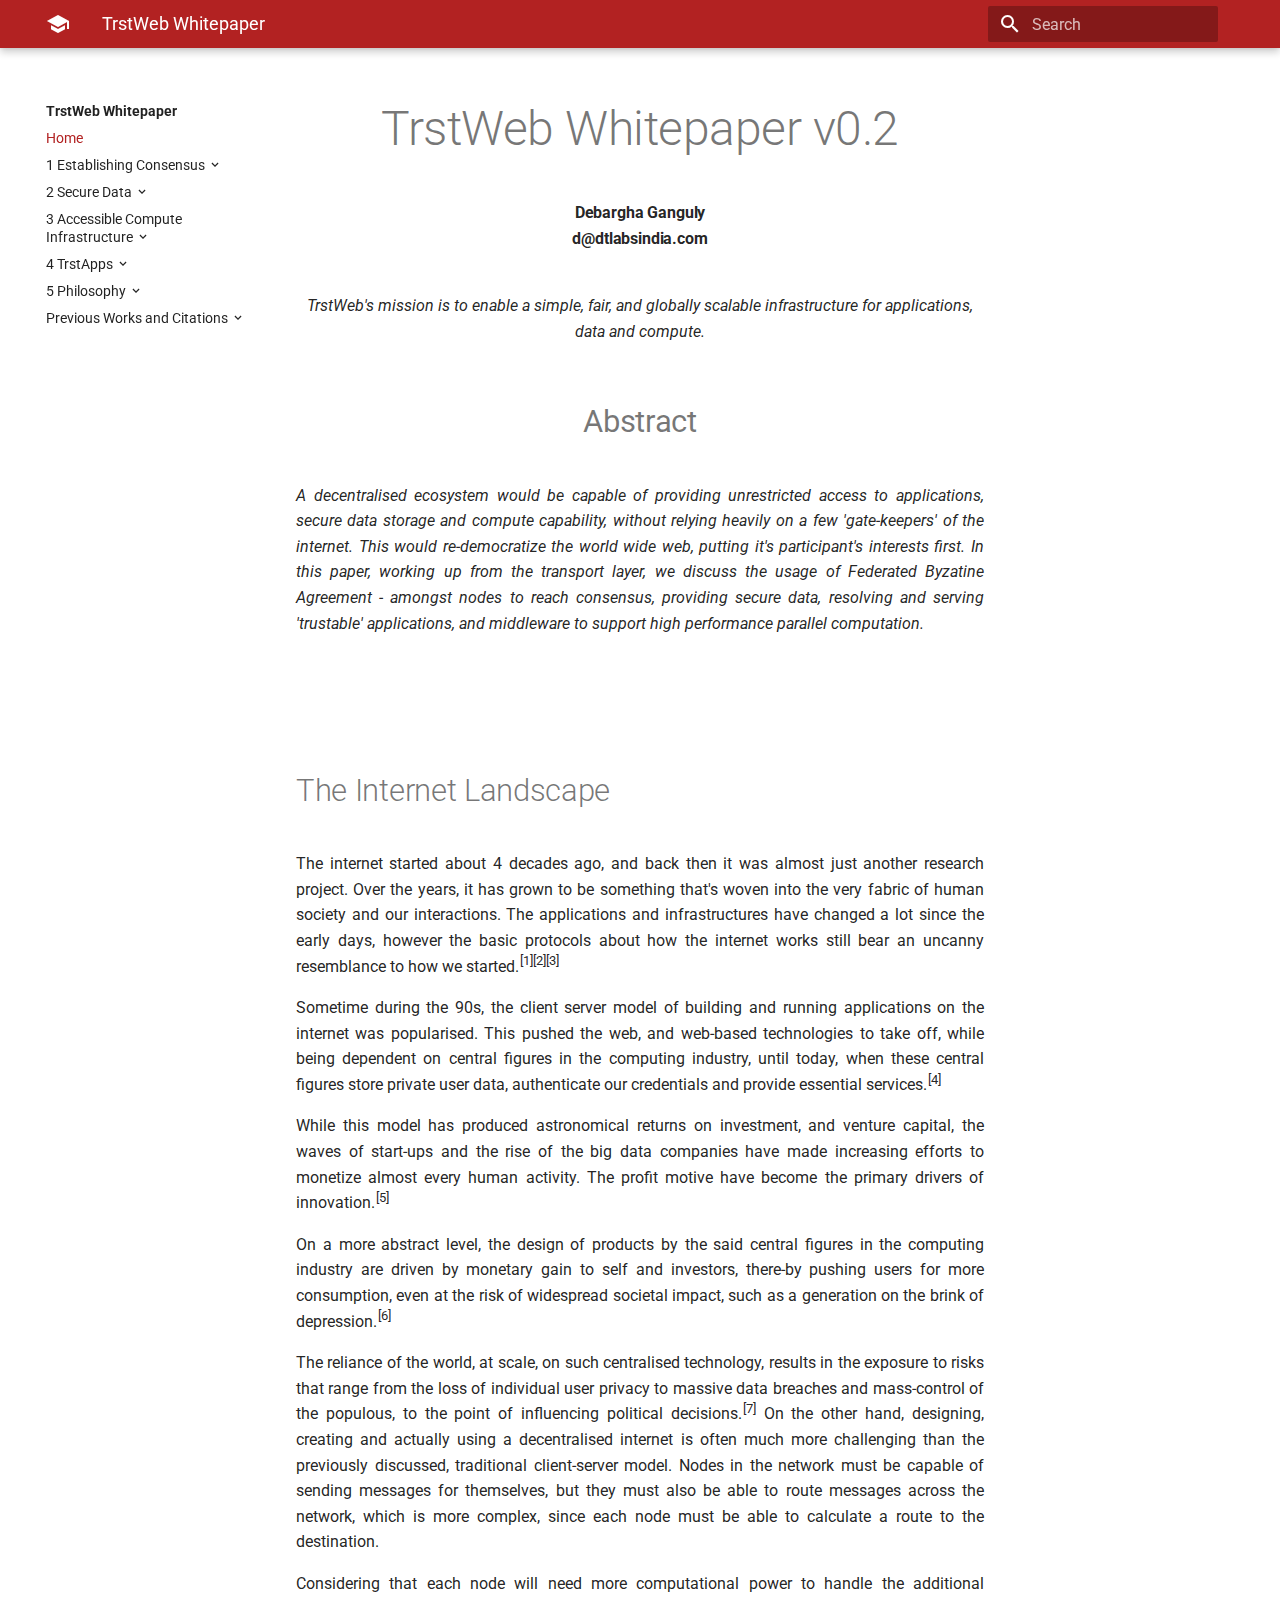
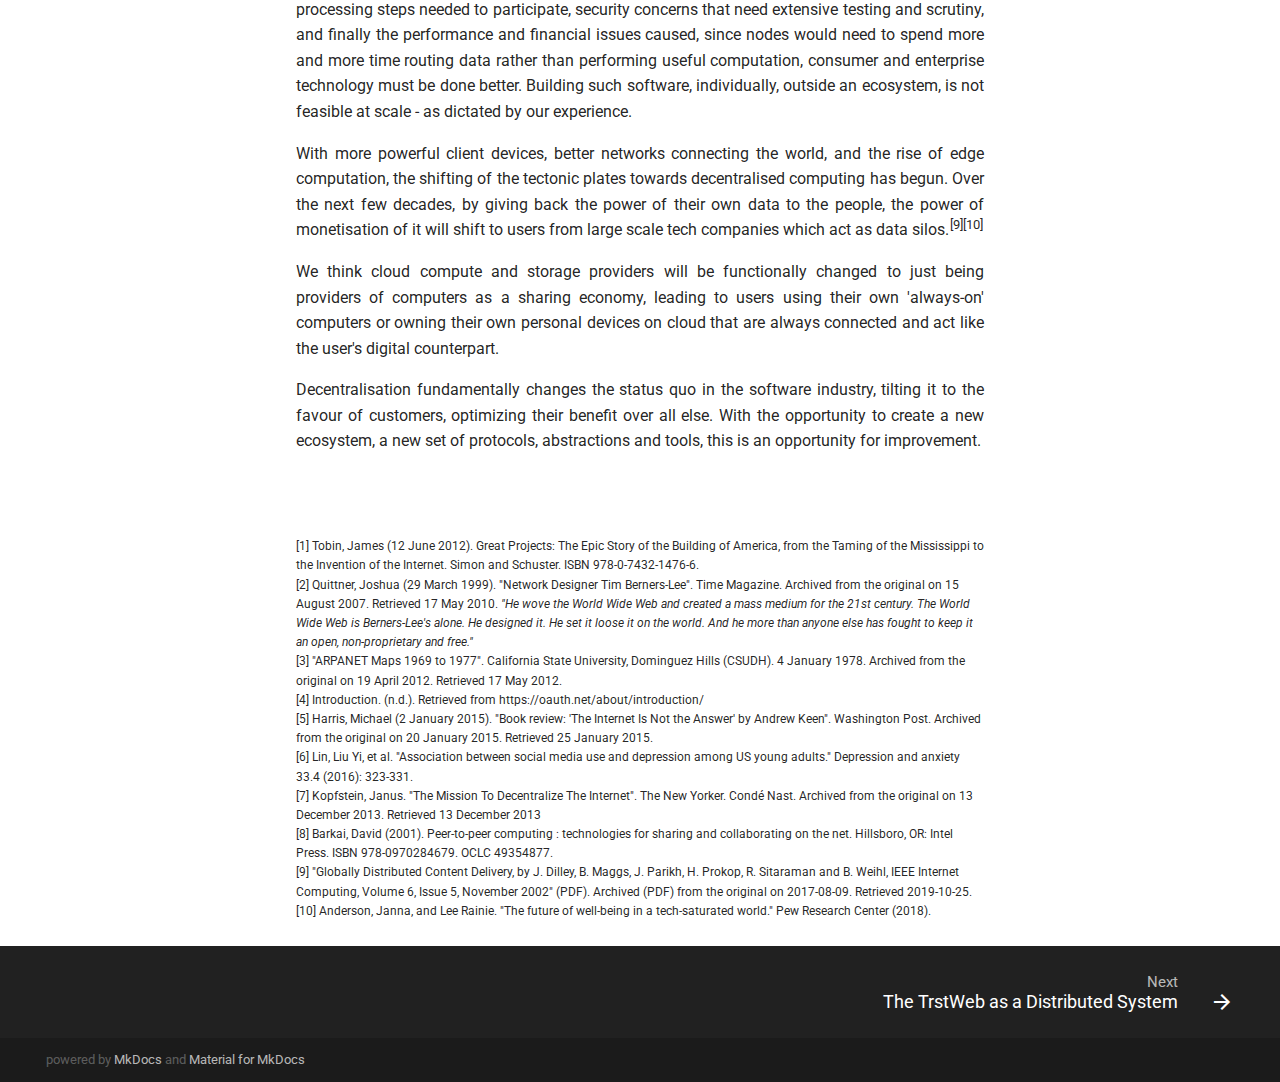
<file: index.html>
<!doctype html>
<html lang="en" class="no-js">
  <head>
    
      <meta charset="utf-8">
      <meta name="viewport" content="width=device-width,initial-scale=1">
      <meta http-equiv="x-ua-compatible" content="ie=edge">
      
      
      
      
        <meta name="lang:clipboard.copy" content="Copy to clipboard">
      
        <meta name="lang:clipboard.copied" content="Copied to clipboard">
      
        <meta name="lang:search.language" content="en">
      
        <meta name="lang:search.pipeline.stopwords" content="True">
      
        <meta name="lang:search.pipeline.trimmer" content="True">
      
        <meta name="lang:search.result.none" content="No matching documents">
      
        <meta name="lang:search.result.one" content="1 matching document">
      
        <meta name="lang:search.result.other" content="# matching documents">
      
        <meta name="lang:search.tokenizer" content="[\s\-]+">
      
      <link rel="shortcut icon" href="assets/images/favicon.png">
      <meta name="generator" content="mkdocs-1.0.4, mkdocs-material-4.6.0">
    
    
      
        <title>TrstWeb Whitepaper</title>
      
    
    
      <link rel="stylesheet" href="assets/stylesheets/application.1b62728e.css">
      
      
    
    
      <script src="assets/javascripts/modernizr.268332fc.js"></script>
    
    
      
        <link href="https://fonts.gstatic.com" rel="preconnect" crossorigin>
        <link rel="stylesheet" href="https://fonts.googleapis.com/css?family=Roboto:300,400,400i,700%7CRoboto+Mono&display=fallback">
        <style>body,input{font-family:"Roboto","Helvetica Neue",Helvetica,Arial,sans-serif}code,kbd,pre{font-family:"Roboto Mono","Courier New",Courier,monospace}</style>
      
    
    <link rel="stylesheet" href="assets/fonts/material-icons.css">
    
    
    
      
    
    
  </head>
  
    <body dir="ltr">
  
    <svg class="md-svg">
      <defs>
        
        
      </defs>
    </svg>
    <input class="md-toggle" data-md-toggle="drawer" type="checkbox" id="__drawer" autocomplete="off">
    <input class="md-toggle" data-md-toggle="search" type="checkbox" id="__search" autocomplete="off">
    <label class="md-overlay" data-md-component="overlay" for="__drawer"></label>
    
      <a href="#the-internet-landscape" tabindex="1" class="md-skip">
        Skip to content
      </a>
    
    
      <header class="md-header" data-md-component="header">
  <nav class="md-header-nav md-grid">
    <div class="md-flex">
      <div class="md-flex__cell md-flex__cell--shrink">
        <a href="." title="TrstWeb Whitepaper" class="md-header-nav__button md-logo">
          
            <i class="md-icon"></i>
          
        </a>
      </div>
      <div class="md-flex__cell md-flex__cell--shrink">
        <label class="md-icon md-icon--menu md-header-nav__button" for="__drawer"></label>
      </div>
      <div class="md-flex__cell md-flex__cell--stretch">
        <div class="md-flex__ellipsis md-header-nav__title" data-md-component="title">
          
            <span class="md-header-nav__topic">
              TrstWeb Whitepaper
            </span>
            <span class="md-header-nav__topic">
              
                Home
              
            </span>
          
        </div>
      </div>
      <div class="md-flex__cell md-flex__cell--shrink">
        
          <label class="md-icon md-icon--search md-header-nav__button" for="__search"></label>
          
<div class="md-search" data-md-component="search" role="dialog">
  <label class="md-search__overlay" for="__search"></label>
  <div class="md-search__inner" role="search">
    <form class="md-search__form" name="search">
      <input type="text" class="md-search__input" name="query" placeholder="Search" autocapitalize="off" autocorrect="off" autocomplete="off" spellcheck="false" data-md-component="query" data-md-state="active">
      <label class="md-icon md-search__icon" for="__search"></label>
      <button type="reset" class="md-icon md-search__icon" data-md-component="reset" tabindex="-1">
        &#xE5CD;
      </button>
    </form>
    <div class="md-search__output">
      <div class="md-search__scrollwrap" data-md-scrollfix>
        <div class="md-search-result" data-md-component="result">
          <div class="md-search-result__meta">
            Type to start searching
          </div>
          <ol class="md-search-result__list"></ol>
        </div>
      </div>
    </div>
  </div>
</div>
        
      </div>
      
    </div>
  </nav>
</header>
    
    <div class="md-container">
      
        
      
      
      <main class="md-main" role="main">
        <div class="md-main__inner md-grid" data-md-component="container">
          
            
              <div class="md-sidebar md-sidebar--primary" data-md-component="navigation">
                <div class="md-sidebar__scrollwrap">
                  <div class="md-sidebar__inner">
                    <nav class="md-nav md-nav--primary" data-md-level="0">
  <label class="md-nav__title md-nav__title--site" for="__drawer">
    <a href="." title="TrstWeb Whitepaper" class="md-nav__button md-logo">
      
        <i class="md-icon"></i>
      
    </a>
    TrstWeb Whitepaper
  </label>
  
  <ul class="md-nav__list" data-md-scrollfix>
    
      
      
      

  


  <li class="md-nav__item md-nav__item--active">
    
    <input class="md-toggle md-nav__toggle" data-md-toggle="toc" type="checkbox" id="__toc">
    
      
    
    
    <a href="." title="Home" class="md-nav__link md-nav__link--active">
      Home
    </a>
    
  </li>

    
      
      
      


  <li class="md-nav__item md-nav__item--nested">
    
      <input class="md-toggle md-nav__toggle" data-md-toggle="nav-2" type="checkbox" id="nav-2">
    
    <label class="md-nav__link" for="nav-2">
      1 Establishing Consensus
    </label>
    <nav class="md-nav" data-md-component="collapsible" data-md-level="1">
      <label class="md-nav__title" for="nav-2">
        1 Establishing Consensus
      </label>
      <ul class="md-nav__list" data-md-scrollfix>
        
        
          
          
          


  <li class="md-nav__item">
    <a href="1_Establishing_Consensus/1_TrstWeb-as-a-distributed-system/" title="The TrstWeb as a Distributed System" class="md-nav__link">
      The TrstWeb as a Distributed System
    </a>
  </li>

        
          
          
          


  <li class="md-nav__item">
    <a href="1_Establishing_Consensus/2_Consensus_Protocol/" title="Understading Consensus" class="md-nav__link">
      Understading Consensus
    </a>
  </li>

        
          
          
          


  <li class="md-nav__item">
    <a href="1_Establishing_Consensus/3_Flexible Trust/" title="Flexible Trust" class="md-nav__link">
      Flexible Trust
    </a>
  </li>

        
          
          
          


  <li class="md-nav__item">
    <a href="1_Establishing_Consensus/4_Voting/" title="Voting" class="md-nav__link">
      Voting
    </a>
  </li>

        
          
          
          


  <li class="md-nav__item">
    <a href="1_Establishing_Consensus/5_SPEC/" title="TrstConsensus Spec" class="md-nav__link">
      TrstConsensus Spec
    </a>
  </li>

        
      </ul>
    </nav>
  </li>

    
      
      
      


  <li class="md-nav__item md-nav__item--nested">
    
      <input class="md-toggle md-nav__toggle" data-md-toggle="nav-3" type="checkbox" id="nav-3">
    
    <label class="md-nav__link" for="nav-3">
      2 Secure Data
    </label>
    <nav class="md-nav" data-md-component="collapsible" data-md-level="1">
      <label class="md-nav__title" for="nav-3">
        2 Secure Data
      </label>
      <ul class="md-nav__list" data-md-scrollfix>
        
        
          
          
          


  <li class="md-nav__item">
    <a href="2_Secure Data/Data/" title="Local Data" class="md-nav__link">
      Local Data
    </a>
  </li>

        
          
          
          


  <li class="md-nav__item">
    <a href="2_Secure Data/Digital_Security/" title="Verifying Authenticity" class="md-nav__link">
      Verifying Authenticity
    </a>
  </li>

        
          
          
          


  <li class="md-nav__item">
    <a href="2_Secure Data/Merkle_Trees/" title="Merkle Trees" class="md-nav__link">
      Merkle Trees
    </a>
  </li>

        
          
          
          


  <li class="md-nav__item">
    <a href="2_Secure Data/OffChainData/" title="OffChainData" class="md-nav__link">
      OffChainData
    </a>
  </li>

        
      </ul>
    </nav>
  </li>

    
      
      
      


  <li class="md-nav__item md-nav__item--nested">
    
      <input class="md-toggle md-nav__toggle" data-md-toggle="nav-4" type="checkbox" id="nav-4">
    
    <label class="md-nav__link" for="nav-4">
      3 Accessible Compute Infrastructure
    </label>
    <nav class="md-nav" data-md-component="collapsible" data-md-level="1">
      <label class="md-nav__title" for="nav-4">
        3 Accessible Compute Infrastructure
      </label>
      <ul class="md-nav__list" data-md-scrollfix>
        
        
          
          
          


  <li class="md-nav__item">
    <a href="3_Accessible_Compute_Infrastructure/5_ParallelCompute/" title="Compute Middleware" class="md-nav__link">
      Compute Middleware
    </a>
  </li>

        
      </ul>
    </nav>
  </li>

    
      
      
      


  <li class="md-nav__item md-nav__item--nested">
    
      <input class="md-toggle md-nav__toggle" data-md-toggle="nav-5" type="checkbox" id="nav-5">
    
    <label class="md-nav__link" for="nav-5">
      4 TrstApps
    </label>
    <nav class="md-nav" data-md-component="collapsible" data-md-level="1">
      <label class="md-nav__title" for="nav-5">
        4 TrstApps
      </label>
      <ul class="md-nav__list" data-md-scrollfix>
        
        
          
          
          


  <li class="md-nav__item">
    <a href="4_TrstApps/3_Apps/" title="Verifiable and Non-Censorable Applications" class="md-nav__link">
      Verifiable and Non-Censorable Applications
    </a>
  </li>

        
      </ul>
    </nav>
  </li>

    
      
      
      


  <li class="md-nav__item md-nav__item--nested">
    
      <input class="md-toggle md-nav__toggle" data-md-toggle="nav-6" type="checkbox" id="nav-6">
    
    <label class="md-nav__link" for="nav-6">
      5 Philosophy
    </label>
    <nav class="md-nav" data-md-component="collapsible" data-md-level="1">
      <label class="md-nav__title" for="nav-6">
        5 Philosophy
      </label>
      <ul class="md-nav__list" data-md-scrollfix>
        
        
          
          
          


  <li class="md-nav__item">
    <a href="5_Philosophy/0_Philosophy/" title="Philosophy of our Design Decisions" class="md-nav__link">
      Philosophy of our Design Decisions
    </a>
  </li>

        
      </ul>
    </nav>
  </li>

    
      
      
      


  <li class="md-nav__item md-nav__item--nested">
    
      <input class="md-toggle md-nav__toggle" data-md-toggle="nav-7" type="checkbox" id="nav-7">
    
    <label class="md-nav__link" for="nav-7">
      Previous Works and Citations
    </label>
    <nav class="md-nav" data-md-component="collapsible" data-md-level="1">
      <label class="md-nav__title" for="nav-7">
        Previous Works and Citations
      </label>
      <ul class="md-nav__list" data-md-scrollfix>
        
        
          
          
          


  <li class="md-nav__item">
    <a href="Previous Works and Citations/9_citations/" title="Citations" class="md-nav__link">
      Citations
    </a>
  </li>

        
      </ul>
    </nav>
  </li>

    
  </ul>
</nav>
                  </div>
                </div>
              </div>
            
            
              <div class="md-sidebar md-sidebar--secondary" data-md-component="toc">
                <div class="md-sidebar__scrollwrap">
                  <div class="md-sidebar__inner">
                    
<nav class="md-nav md-nav--secondary">
  
  
    
  
  
</nav>
                  </div>
                </div>
              </div>
            
          
          <div class="md-content">
            <article class="md-content__inner md-typeset">
              
                
                
                <h1 style="font-size:48px;" align="center">
  TrstWeb Whitepaper v0.2
</h1>

<h4 align="center">
  Debargha Ganguly<br>
  d@dtlabsindia.com
  <br><br>
</h4>

<p style="font-size:16px;" align="center"><i>TrstWeb's mission is to enable a simple, fair, and globally scalable infrastructure for applications, data and compute.</i></p>

<p><br></p>
<h1 align="center"><b>Abstract</b></h1>

<p align="justify" align="center"><i>
A decentralised ecosystem would be capable of providing unrestricted access to applications, secure data storage and compute capability, without relying heavily on a few &#39;gate-keepers&#39; of the internet. This would re-democratize the world wide web, putting it&#39;s participant&#39;s interests first. In this paper, working up from the transport layer, we discuss the usage of Federated Byzatine Agreement - amongst nodes to reach consensus, providing secure data, resolving and serving &#39;trustable&#39; applications, and middleware to support high performance parallel computation.</i></p>

<p><br><br><br><br></p>
<h1 id="the-internet-landscape">The Internet Landscape</h1>
<p align="justify">The internet started about 4 decades ago, and back then it was almost just another research project. Over the years, it has grown to be something that&#39;s woven into the very fabric of human society and our interactions. The applications and infrastructures have changed a lot since the early days, however the basic protocols about how the internet works still bear an uncanny resemblance to how we started.<sup>[1][2][3]</sup></p>

<p align="justify">Sometime during the 90s, the client server model of building and running applications on the internet was popularised. This pushed the web, and web-based technologies to take off, while being dependent on central figures in the computing industry, until today, when these central figures store private user data, authenticate our credentials and provide essential services.<sup>[4]</sup></p>

<p align="justify">While this model has produced astronomical returns on investment, and venture capital, the waves of start-ups and the rise of the big data companies have made increasing efforts to monetize almost every human activity. The profit motive have become the primary drivers of innovation.<sup>[5]</sup></p>

<p align="justify">On a more abstract level, the design of products by the said central figures in the computing industry are driven by monetary gain to self and investors, there-by pushing users for more consumption, even at the risk of widespread societal impact, such as a generation on the brink of depression.<sup>[6]</sup></p>

<p align="justify">The reliance of the world, at scale, on such centralised technology, results in the exposure to risks that range from the loss of individual user privacy to massive data breaches and mass-control of the populous, to the point of influencing political decisions.<sup>[7]</sup> On the other hand, designing, creating and actually using a decentralised internet is often much more challenging than the previously discussed, traditional client-server model. Nodes in the network must be capable of sending messages for themselves, but they must also be able to route messages across the network, which is more complex, since each node must be able to calculate a route to the destination.</p>

<p align="justify">Considering that each node will need more computational power to handle the additional processing steps needed to participate, security concerns that need extensive testing and scrutiny, and finally the performance and financial issues caused, since nodes would need to spend more and more time routing data rather than performing useful computation, consumer and enterprise technology must be done better. Building such software, individually, outside an ecosystem, is not feasible at scale - as dictated by our experience.</p>

<p align="justify">With more powerful client devices, better networks connecting the world, and the rise of edge computation, the shifting of the tectonic plates towards decentralised computing has begun.  Over the next few decades, by giving back the power of their own data to the people, the power of monetisation of it will shift to users from large scale tech companies which act as data silos.<sup>[9][10]</sup></p>

<p align="justify">We think cloud compute and storage providers will be functionally changed to just being providers of computers as a sharing economy, leading to users using their own &#39;always-on&#39; computers or  owning their own personal devices on cloud that are always connected and act like the user&#39;s digital counterpart.</p>

<p align="justify">Decentralisation fundamentally changes the status quo in the software industry, tilting it to the favour of customers, optimizing their benefit over all else. With the opportunity to create a new ecosystem, a new set of protocols, abstractions and tools, this is an opportunity for improvement.</p>

<p><br><br>
<p style="font-size:12px">
[1]   Tobin, James (12 June 2012). Great Projects: The Epic Story of the Building of America, from the Taming of the Mississippi to the Invention of the Internet. Simon and Schuster. ISBN 978-0-7432-1476-6.<br>
[2]   Quittner, Joshua (29 March 1999). "Network Designer Tim Berners-Lee". Time Magazine. Archived from the original on 15 August 2007. Retrieved 17 May 2010. <i>"He wove the World Wide Web and created a mass medium for the 21st century. The World Wide Web is Berners-Lee's alone. He designed it. He set it loose it on the world. And he more than anyone else has fought to keep it an open, non-proprietary and free."</i><br>
[3]   "ARPANET Maps 1969 to 1977". California State University, Dominguez Hills (CSUDH). 4 January 1978. Archived from the original on 19 April 2012. Retrieved 17 May 2012.<br>
[4]   Introduction. (n.d.). Retrieved from https://oauth.net/about/introduction/<br>
[5]    Harris, Michael (2 January 2015). "Book review: 'The Internet Is Not the Answer' by Andrew Keen". Washington Post. Archived from the original on 20 January 2015. Retrieved 25 January 2015.<br>
[6]   Lin, Liu Yi, et al. "Association between social media use and depression among US young adults." Depression and anxiety 33.4 (2016): 323-331.<br>
[7]    Kopfstein, Janus. "The Mission To Decentralize The Internet". The New Yorker. Condé Nast. Archived from the original on 13 December 2013. Retrieved 13 December 2013<br>
[8]    Barkai, David (2001). Peer-to-peer computing : technologies for sharing and collaborating on the net. Hillsboro, OR: Intel Press. ISBN 978-0970284679. OCLC 49354877.<br>
[9]    "Globally Distributed Content Delivery, by J. Dilley, B. Maggs, J. Parikh, H. Prokop, R. Sitaraman and B. Weihl, IEEE Internet Computing, Volume 6, Issue 5, November 2002" (PDF). Archived (PDF) from the original on 2017-08-09. Retrieved 2019-10-25.<br>
[10]    Anderson, Janna, and Lee Rainie. "The future of well-being in a tech-saturated world." Pew Research Center (2018).<br></p>
</p>
                
                  
                
                
              
              
                


              
            </article>
          </div>
        </div>
      </main>
      
        
<footer class="md-footer">
  
    <div class="md-footer-nav">
      <nav class="md-footer-nav__inner md-grid">
        
        
          <a href="1_Establishing_Consensus/1_TrstWeb-as-a-distributed-system/" title="The TrstWeb as a Distributed System" class="md-flex md-footer-nav__link md-footer-nav__link--next" rel="next">
            <div class="md-flex__cell md-flex__cell--stretch md-footer-nav__title">
              <span class="md-flex__ellipsis">
                <span class="md-footer-nav__direction">
                  Next
                </span>
                The TrstWeb as a Distributed System
              </span>
            </div>
            <div class="md-flex__cell md-flex__cell--shrink">
              <i class="md-icon md-icon--arrow-forward md-footer-nav__button"></i>
            </div>
          </a>
        
      </nav>
    </div>
  
  <div class="md-footer-meta md-typeset">
    <div class="md-footer-meta__inner md-grid">
      <div class="md-footer-copyright">
        
        powered by
        <a href="https://www.mkdocs.org">MkDocs</a>
        and
        <a href="https://squidfunk.github.io/mkdocs-material/">
          Material for MkDocs</a>
      </div>
      
    </div>
  </div>
</footer>
      
    </div>
    
      <script src="assets/javascripts/application.808e90bb.js"></script>
      
      <script>app.initialize({version:"1.0.4",url:{base:"."}})</script>
      
    
  </body>
</html>
</file>
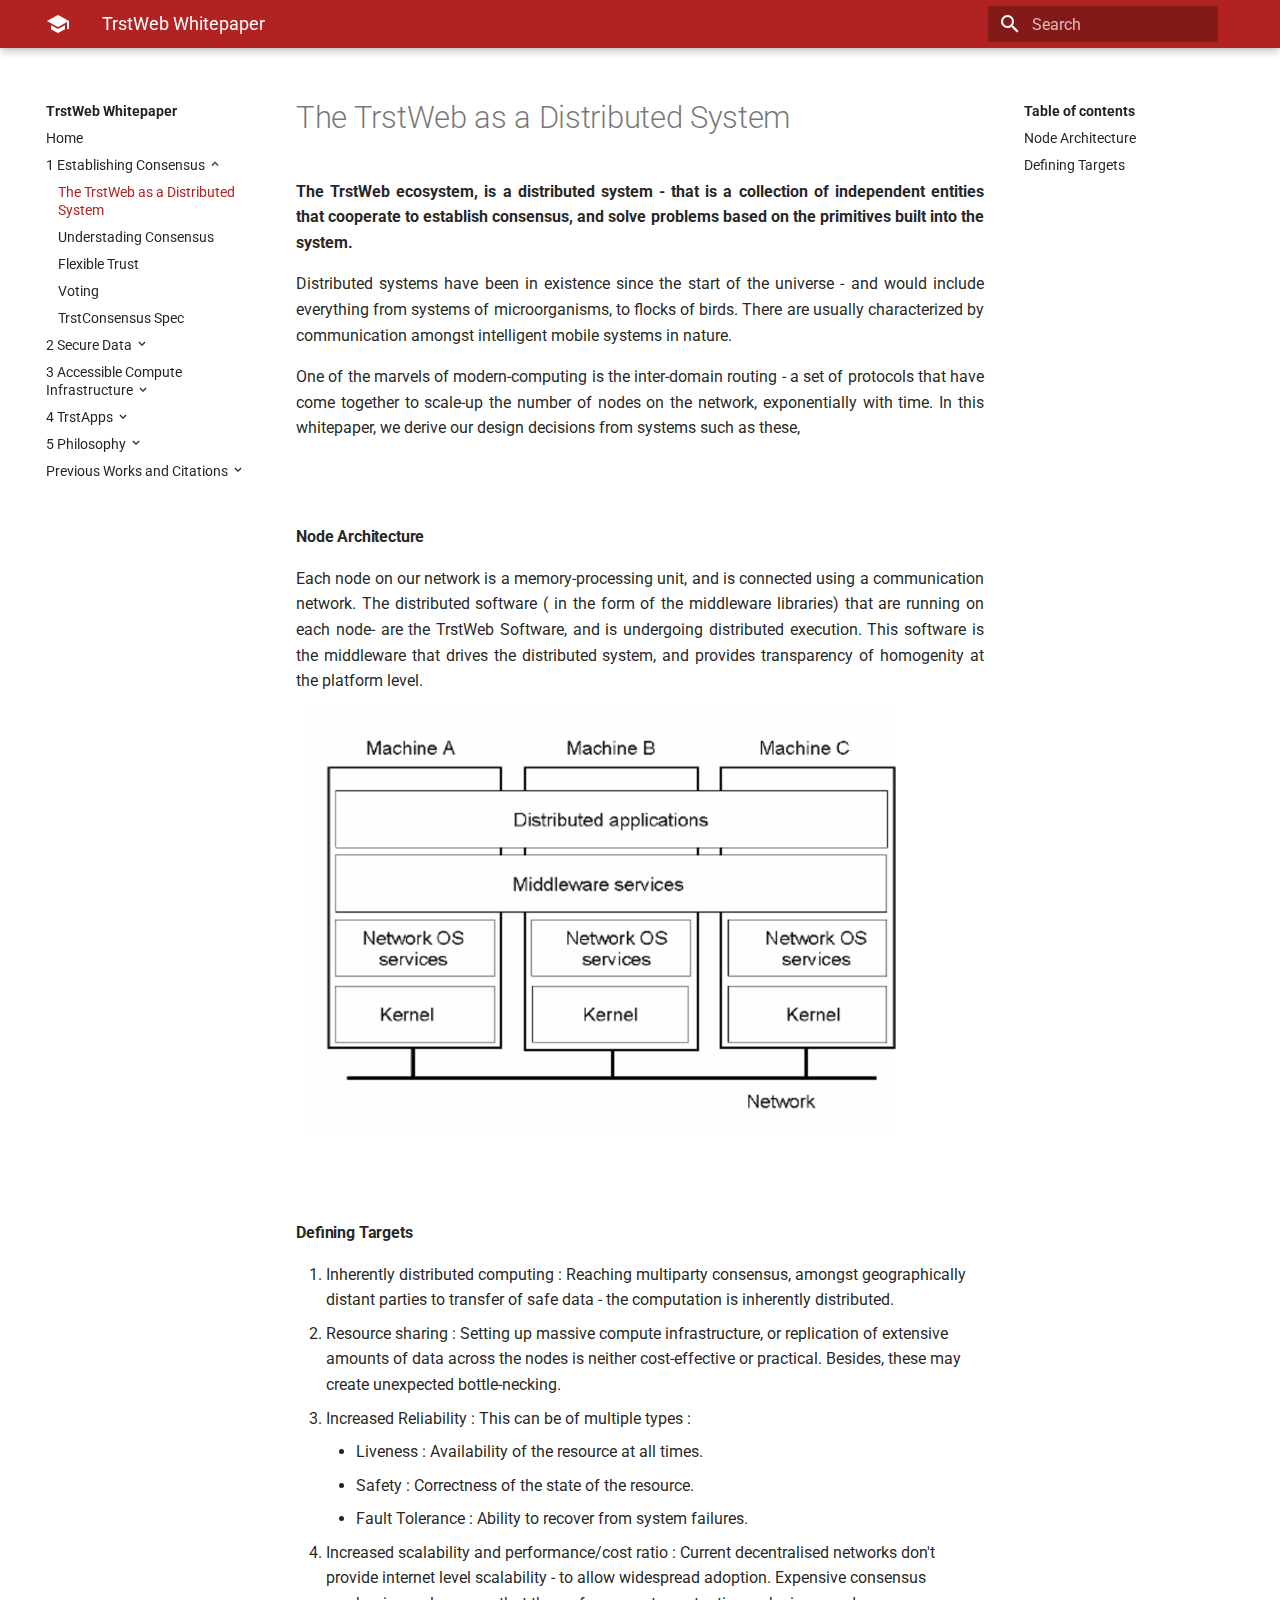
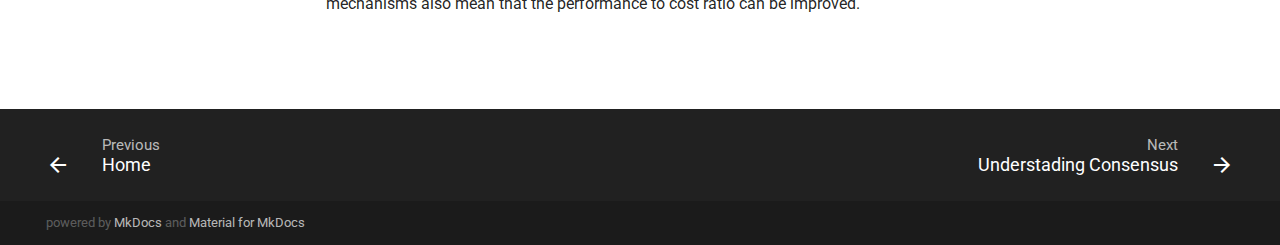
<file: 1_Establishing_Consensus/1_TrstWeb-as-a-distributed-system/index.html>
<!doctype html>
<html lang="en" class="no-js">
  <head>
    
      <meta charset="utf-8">
      <meta name="viewport" content="width=device-width,initial-scale=1">
      <meta http-equiv="x-ua-compatible" content="ie=edge">
      
      
      
      
        <meta name="lang:clipboard.copy" content="Copy to clipboard">
      
        <meta name="lang:clipboard.copied" content="Copied to clipboard">
      
        <meta name="lang:search.language" content="en">
      
        <meta name="lang:search.pipeline.stopwords" content="True">
      
        <meta name="lang:search.pipeline.trimmer" content="True">
      
        <meta name="lang:search.result.none" content="No matching documents">
      
        <meta name="lang:search.result.one" content="1 matching document">
      
        <meta name="lang:search.result.other" content="# matching documents">
      
        <meta name="lang:search.tokenizer" content="[\s\-]+">
      
      <link rel="shortcut icon" href="../../assets/images/favicon.png">
      <meta name="generator" content="mkdocs-1.0.4, mkdocs-material-4.6.0">
    
    
      
        <title>The TrstWeb as a Distributed System - TrstWeb Whitepaper</title>
      
    
    
      <link rel="stylesheet" href="../../assets/stylesheets/application.1b62728e.css">
      
      
    
    
      <script src="../../assets/javascripts/modernizr.268332fc.js"></script>
    
    
      
        <link href="https://fonts.gstatic.com" rel="preconnect" crossorigin>
        <link rel="stylesheet" href="https://fonts.googleapis.com/css?family=Roboto:300,400,400i,700%7CRoboto+Mono&display=fallback">
        <style>body,input{font-family:"Roboto","Helvetica Neue",Helvetica,Arial,sans-serif}code,kbd,pre{font-family:"Roboto Mono","Courier New",Courier,monospace}</style>
      
    
    <link rel="stylesheet" href="../../assets/fonts/material-icons.css">
    
    
    
      
    
    
  </head>
  
    <body dir="ltr">
  
    <svg class="md-svg">
      <defs>
        
        
      </defs>
    </svg>
    <input class="md-toggle" data-md-toggle="drawer" type="checkbox" id="__drawer" autocomplete="off">
    <input class="md-toggle" data-md-toggle="search" type="checkbox" id="__search" autocomplete="off">
    <label class="md-overlay" data-md-component="overlay" for="__drawer"></label>
    
      <a href="#the-trstweb-as-a-distributed-system" tabindex="1" class="md-skip">
        Skip to content
      </a>
    
    
      <header class="md-header" data-md-component="header">
  <nav class="md-header-nav md-grid">
    <div class="md-flex">
      <div class="md-flex__cell md-flex__cell--shrink">
        <a href="../.." title="TrstWeb Whitepaper" class="md-header-nav__button md-logo">
          
            <i class="md-icon"></i>
          
        </a>
      </div>
      <div class="md-flex__cell md-flex__cell--shrink">
        <label class="md-icon md-icon--menu md-header-nav__button" for="__drawer"></label>
      </div>
      <div class="md-flex__cell md-flex__cell--stretch">
        <div class="md-flex__ellipsis md-header-nav__title" data-md-component="title">
          
            <span class="md-header-nav__topic">
              TrstWeb Whitepaper
            </span>
            <span class="md-header-nav__topic">
              
                The TrstWeb as a Distributed System
              
            </span>
          
        </div>
      </div>
      <div class="md-flex__cell md-flex__cell--shrink">
        
          <label class="md-icon md-icon--search md-header-nav__button" for="__search"></label>
          
<div class="md-search" data-md-component="search" role="dialog">
  <label class="md-search__overlay" for="__search"></label>
  <div class="md-search__inner" role="search">
    <form class="md-search__form" name="search">
      <input type="text" class="md-search__input" name="query" placeholder="Search" autocapitalize="off" autocorrect="off" autocomplete="off" spellcheck="false" data-md-component="query" data-md-state="active">
      <label class="md-icon md-search__icon" for="__search"></label>
      <button type="reset" class="md-icon md-search__icon" data-md-component="reset" tabindex="-1">
        &#xE5CD;
      </button>
    </form>
    <div class="md-search__output">
      <div class="md-search__scrollwrap" data-md-scrollfix>
        <div class="md-search-result" data-md-component="result">
          <div class="md-search-result__meta">
            Type to start searching
          </div>
          <ol class="md-search-result__list"></ol>
        </div>
      </div>
    </div>
  </div>
</div>
        
      </div>
      
    </div>
  </nav>
</header>
    
    <div class="md-container">
      
        
      
      
      <main class="md-main" role="main">
        <div class="md-main__inner md-grid" data-md-component="container">
          
            
              <div class="md-sidebar md-sidebar--primary" data-md-component="navigation">
                <div class="md-sidebar__scrollwrap">
                  <div class="md-sidebar__inner">
                    <nav class="md-nav md-nav--primary" data-md-level="0">
  <label class="md-nav__title md-nav__title--site" for="__drawer">
    <a href="../.." title="TrstWeb Whitepaper" class="md-nav__button md-logo">
      
        <i class="md-icon"></i>
      
    </a>
    TrstWeb Whitepaper
  </label>
  
  <ul class="md-nav__list" data-md-scrollfix>
    
      
      
      


  <li class="md-nav__item">
    <a href="../.." title="Home" class="md-nav__link">
      Home
    </a>
  </li>

    
      
      
      

  


  <li class="md-nav__item md-nav__item--active md-nav__item--nested">
    
      <input class="md-toggle md-nav__toggle" data-md-toggle="nav-2" type="checkbox" id="nav-2" checked>
    
    <label class="md-nav__link" for="nav-2">
      1 Establishing Consensus
    </label>
    <nav class="md-nav" data-md-component="collapsible" data-md-level="1">
      <label class="md-nav__title" for="nav-2">
        1 Establishing Consensus
      </label>
      <ul class="md-nav__list" data-md-scrollfix>
        
        
          
          
          

  


  <li class="md-nav__item md-nav__item--active">
    
    <input class="md-toggle md-nav__toggle" data-md-toggle="toc" type="checkbox" id="__toc">
    
      
    
    
      <label class="md-nav__link md-nav__link--active" for="__toc">
        The TrstWeb as a Distributed System
      </label>
    
    <a href="./" title="The TrstWeb as a Distributed System" class="md-nav__link md-nav__link--active">
      The TrstWeb as a Distributed System
    </a>
    
      
<nav class="md-nav md-nav--secondary">
  
  
    
  
  
    <label class="md-nav__title" for="__toc">Table of contents</label>
    <ul class="md-nav__list" data-md-scrollfix>
      
        <li class="md-nav__item">
  <a href="#node-architecture" class="md-nav__link">
    Node Architecture
  </a>
  
</li>
      
        <li class="md-nav__item">
  <a href="#defining-targets" class="md-nav__link">
    Defining Targets
  </a>
  
</li>
      
      
      
      
      
    </ul>
  
</nav>
    
  </li>

        
          
          
          


  <li class="md-nav__item">
    <a href="../2_Consensus_Protocol/" title="Understading Consensus" class="md-nav__link">
      Understading Consensus
    </a>
  </li>

        
          
          
          


  <li class="md-nav__item">
    <a href="../3_Flexible Trust/" title="Flexible Trust" class="md-nav__link">
      Flexible Trust
    </a>
  </li>

        
          
          
          


  <li class="md-nav__item">
    <a href="../4_Voting/" title="Voting" class="md-nav__link">
      Voting
    </a>
  </li>

        
          
          
          


  <li class="md-nav__item">
    <a href="../5_SPEC/" title="TrstConsensus Spec" class="md-nav__link">
      TrstConsensus Spec
    </a>
  </li>

        
      </ul>
    </nav>
  </li>

    
      
      
      


  <li class="md-nav__item md-nav__item--nested">
    
      <input class="md-toggle md-nav__toggle" data-md-toggle="nav-3" type="checkbox" id="nav-3">
    
    <label class="md-nav__link" for="nav-3">
      2 Secure Data
    </label>
    <nav class="md-nav" data-md-component="collapsible" data-md-level="1">
      <label class="md-nav__title" for="nav-3">
        2 Secure Data
      </label>
      <ul class="md-nav__list" data-md-scrollfix>
        
        
          
          
          


  <li class="md-nav__item">
    <a href="../../2_Secure Data/Data/" title="Local Data" class="md-nav__link">
      Local Data
    </a>
  </li>

        
          
          
          


  <li class="md-nav__item">
    <a href="../../2_Secure Data/Digital_Security/" title="Verifying Authenticity" class="md-nav__link">
      Verifying Authenticity
    </a>
  </li>

        
          
          
          


  <li class="md-nav__item">
    <a href="../../2_Secure Data/Merkle_Trees/" title="Merkle Trees" class="md-nav__link">
      Merkle Trees
    </a>
  </li>

        
          
          
          


  <li class="md-nav__item">
    <a href="../../2_Secure Data/OffChainData/" title="OffChainData" class="md-nav__link">
      OffChainData
    </a>
  </li>

        
      </ul>
    </nav>
  </li>

    
      
      
      


  <li class="md-nav__item md-nav__item--nested">
    
      <input class="md-toggle md-nav__toggle" data-md-toggle="nav-4" type="checkbox" id="nav-4">
    
    <label class="md-nav__link" for="nav-4">
      3 Accessible Compute Infrastructure
    </label>
    <nav class="md-nav" data-md-component="collapsible" data-md-level="1">
      <label class="md-nav__title" for="nav-4">
        3 Accessible Compute Infrastructure
      </label>
      <ul class="md-nav__list" data-md-scrollfix>
        
        
          
          
          


  <li class="md-nav__item">
    <a href="../../3_Accessible_Compute_Infrastructure/5_ParallelCompute/" title="Compute Middleware" class="md-nav__link">
      Compute Middleware
    </a>
  </li>

        
      </ul>
    </nav>
  </li>

    
      
      
      


  <li class="md-nav__item md-nav__item--nested">
    
      <input class="md-toggle md-nav__toggle" data-md-toggle="nav-5" type="checkbox" id="nav-5">
    
    <label class="md-nav__link" for="nav-5">
      4 TrstApps
    </label>
    <nav class="md-nav" data-md-component="collapsible" data-md-level="1">
      <label class="md-nav__title" for="nav-5">
        4 TrstApps
      </label>
      <ul class="md-nav__list" data-md-scrollfix>
        
        
          
          
          


  <li class="md-nav__item">
    <a href="../../4_TrstApps/3_Apps/" title="Verifiable and Non-Censorable Applications" class="md-nav__link">
      Verifiable and Non-Censorable Applications
    </a>
  </li>

        
      </ul>
    </nav>
  </li>

    
      
      
      


  <li class="md-nav__item md-nav__item--nested">
    
      <input class="md-toggle md-nav__toggle" data-md-toggle="nav-6" type="checkbox" id="nav-6">
    
    <label class="md-nav__link" for="nav-6">
      5 Philosophy
    </label>
    <nav class="md-nav" data-md-component="collapsible" data-md-level="1">
      <label class="md-nav__title" for="nav-6">
        5 Philosophy
      </label>
      <ul class="md-nav__list" data-md-scrollfix>
        
        
          
          
          


  <li class="md-nav__item">
    <a href="../../5_Philosophy/0_Philosophy/" title="Philosophy of our Design Decisions" class="md-nav__link">
      Philosophy of our Design Decisions
    </a>
  </li>

        
      </ul>
    </nav>
  </li>

    
      
      
      


  <li class="md-nav__item md-nav__item--nested">
    
      <input class="md-toggle md-nav__toggle" data-md-toggle="nav-7" type="checkbox" id="nav-7">
    
    <label class="md-nav__link" for="nav-7">
      Previous Works and Citations
    </label>
    <nav class="md-nav" data-md-component="collapsible" data-md-level="1">
      <label class="md-nav__title" for="nav-7">
        Previous Works and Citations
      </label>
      <ul class="md-nav__list" data-md-scrollfix>
        
        
          
          
          


  <li class="md-nav__item">
    <a href="../../Previous Works and Citations/9_citations/" title="Citations" class="md-nav__link">
      Citations
    </a>
  </li>

        
      </ul>
    </nav>
  </li>

    
  </ul>
</nav>
                  </div>
                </div>
              </div>
            
            
              <div class="md-sidebar md-sidebar--secondary" data-md-component="toc">
                <div class="md-sidebar__scrollwrap">
                  <div class="md-sidebar__inner">
                    
<nav class="md-nav md-nav--secondary">
  
  
    
  
  
    <label class="md-nav__title" for="__toc">Table of contents</label>
    <ul class="md-nav__list" data-md-scrollfix>
      
        <li class="md-nav__item">
  <a href="#node-architecture" class="md-nav__link">
    Node Architecture
  </a>
  
</li>
      
        <li class="md-nav__item">
  <a href="#defining-targets" class="md-nav__link">
    Defining Targets
  </a>
  
</li>
      
      
      
      
      
    </ul>
  
</nav>
                  </div>
                </div>
              </div>
            
          
          <div class="md-content">
            <article class="md-content__inner md-typeset">
              
                
                
                <h1 id="the-trstweb-as-a-distributed-system">The TrstWeb as a Distributed System</h1>
<p align="justify"><b>The TrstWeb ecosystem, is a distributed system - that is a collection of independent entities that cooperate to establish consensus, and solve problems based on the primitives built into the system.</b></p>

<p align="justify">Distributed systems have been in existence since the start of the universe - and would include everything from systems of microorganisms, to flocks of birds. There are usually characterized by communication amongst intelligent mobile systems in nature.</p>

<p align="justify">One of the marvels of modern-computing is the inter-domain routing - a set of protocols that have come together to scale-up the number of nodes on the network, exponentially with time. In this whitepaper, we derive our design decisions from systems such as these,</p>

<p><br><br></p>
<h4 id="node-architecture">Node Architecture</h4>
<p align="justify">Each node on our network is a memory-processing unit, and is connected using a communication network. The distributed software ( in the form of the middleware libraries) that are running on each node- are the TrstWeb Software, and is undergoing distributed execution. This software is the middleware that drives the distributed system, and provides transparency of homogenity at the platform level.</p>

<p><img  align="center" src="../../img/Node_architecture.png" alt="Node Architecture Diagram" width="600" /></p>
<p><br><br></p>
<h4 id="defining-targets">Defining Targets</h4>
<ol>
<li>
<p>Inherently distributed computing : Reaching multiparty consensus, amongst geographically distant parties to transfer of safe data - the computation is inherently distributed.</p>
</li>
<li>
<p>Resource sharing : Setting up massive compute infrastructure, or replication of extensive amounts of data across the nodes is neither cost-effective or practical. Besides, these may create unexpected bottle-necking.</p>
</li>
<li>
<p>Increased Reliability : This can be of multiple types :
<ul>
  <li>Liveness : Availability of the resource at all times.</p>
<p><li>Safety : Correctness of the state of the resource.</p>
<p><li>Fault Tolerance : Ability to recover from system failures.
</ul></p>
</li>
<li>
<p>Increased scalability and performance/cost ratio : Current decentralised networks don&#39;t provide internet level scalability - to allow widespread adoption.
Expensive consensus mechanisms also mean that the performance to cost ratio can be improved.</p>
</li>
</ol>
<p><br><br></p>
                
                  
                
                
              
              
                


              
            </article>
          </div>
        </div>
      </main>
      
        
<footer class="md-footer">
  
    <div class="md-footer-nav">
      <nav class="md-footer-nav__inner md-grid">
        
          <a href="../.." title="Home" class="md-flex md-footer-nav__link md-footer-nav__link--prev" rel="prev">
            <div class="md-flex__cell md-flex__cell--shrink">
              <i class="md-icon md-icon--arrow-back md-footer-nav__button"></i>
            </div>
            <div class="md-flex__cell md-flex__cell--stretch md-footer-nav__title">
              <span class="md-flex__ellipsis">
                <span class="md-footer-nav__direction">
                  Previous
                </span>
                Home
              </span>
            </div>
          </a>
        
        
          <a href="../2_Consensus_Protocol/" title="Understading Consensus" class="md-flex md-footer-nav__link md-footer-nav__link--next" rel="next">
            <div class="md-flex__cell md-flex__cell--stretch md-footer-nav__title">
              <span class="md-flex__ellipsis">
                <span class="md-footer-nav__direction">
                  Next
                </span>
                Understading Consensus
              </span>
            </div>
            <div class="md-flex__cell md-flex__cell--shrink">
              <i class="md-icon md-icon--arrow-forward md-footer-nav__button"></i>
            </div>
          </a>
        
      </nav>
    </div>
  
  <div class="md-footer-meta md-typeset">
    <div class="md-footer-meta__inner md-grid">
      <div class="md-footer-copyright">
        
        powered by
        <a href="https://www.mkdocs.org">MkDocs</a>
        and
        <a href="https://squidfunk.github.io/mkdocs-material/">
          Material for MkDocs</a>
      </div>
      
    </div>
  </div>
</footer>
      
    </div>
    
      <script src="../../assets/javascripts/application.808e90bb.js"></script>
      
      <script>app.initialize({version:"1.0.4",url:{base:"../.."}})</script>
      
    
  </body>
</html>
</file>
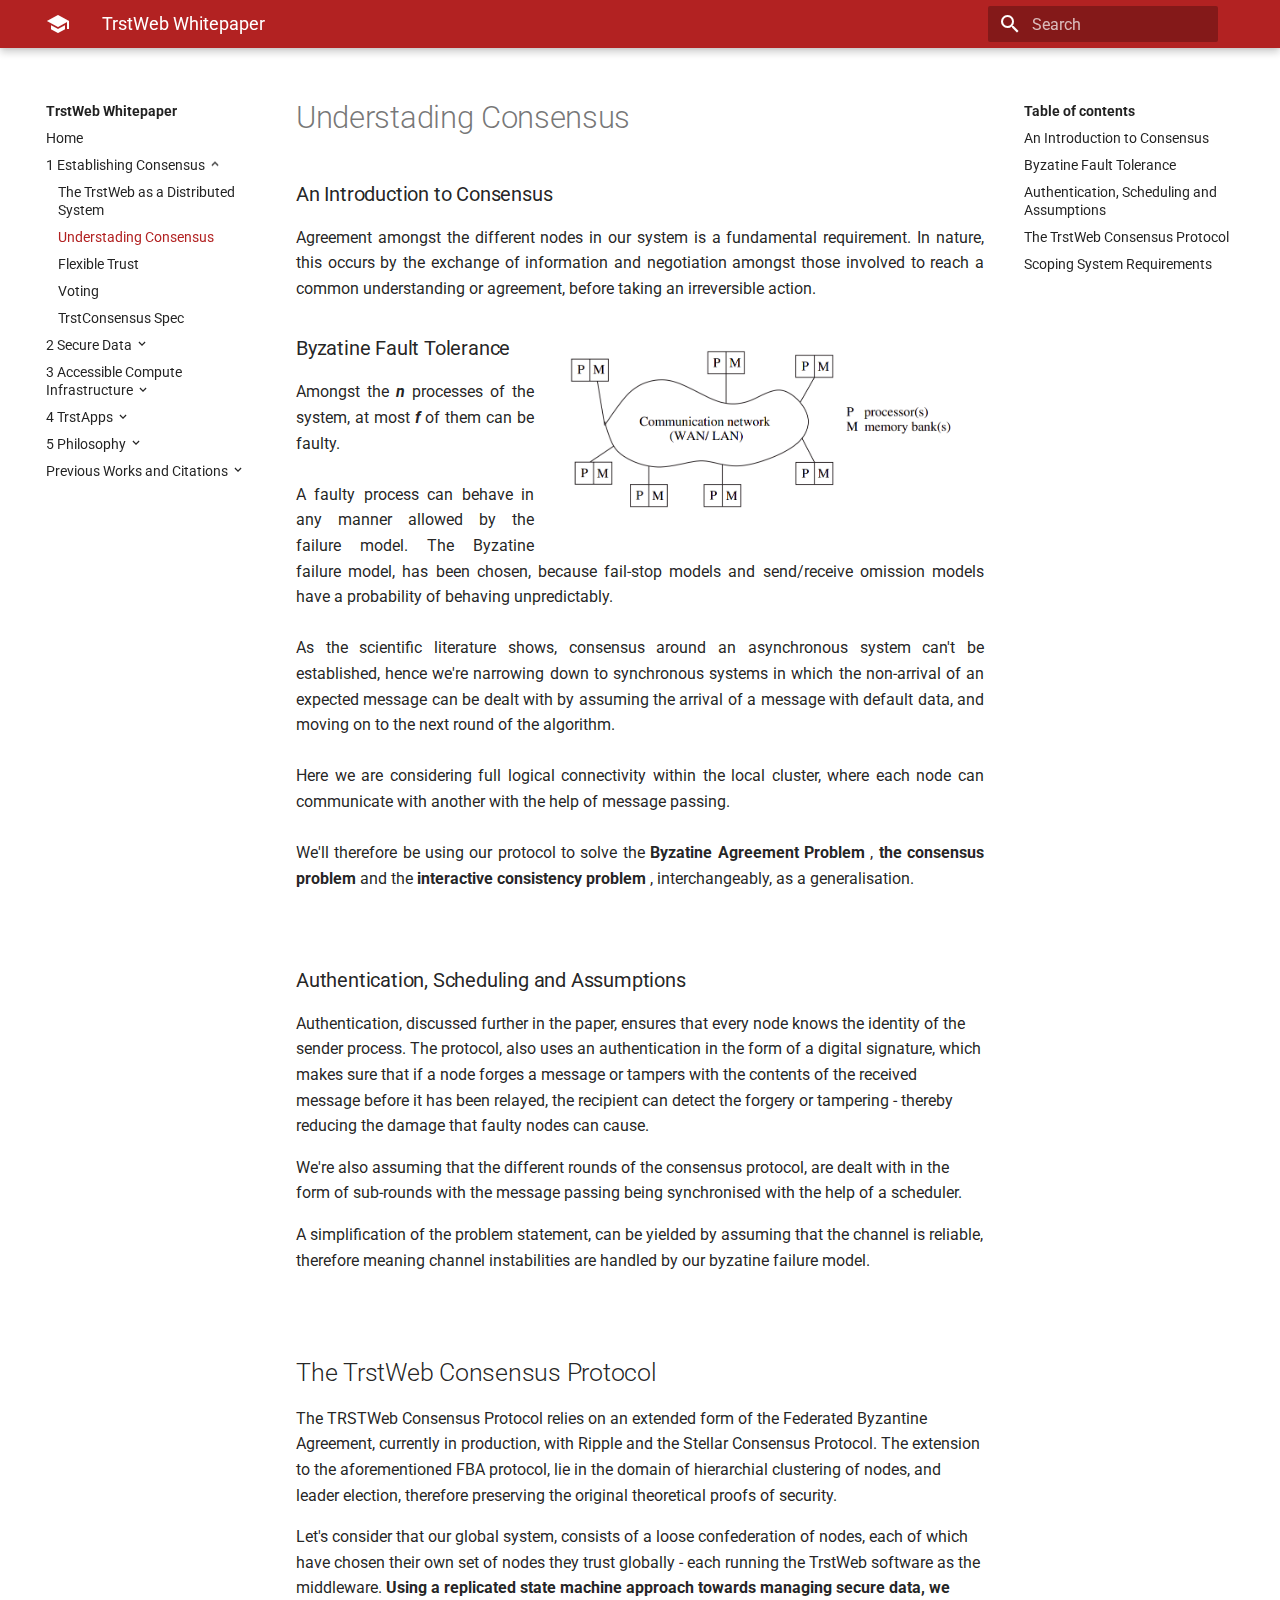
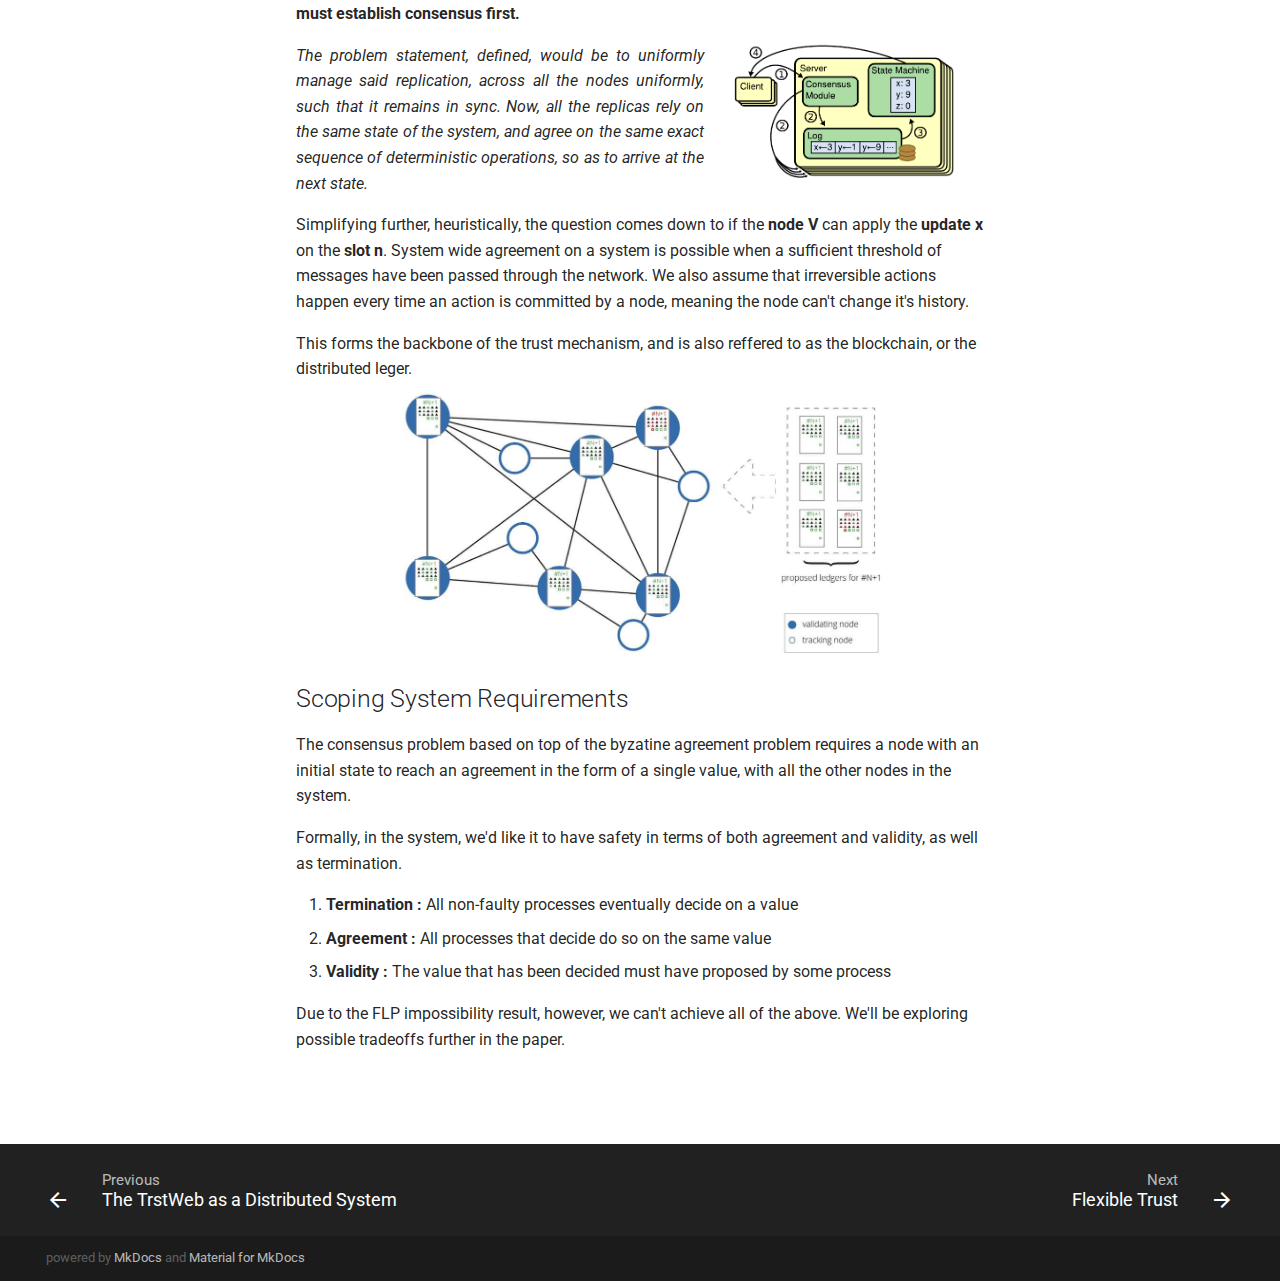
<file: 1_Establishing_Consensus/2_Consensus_Protocol/index.html>
<!doctype html>
<html lang="en" class="no-js">
  <head>
    
      <meta charset="utf-8">
      <meta name="viewport" content="width=device-width,initial-scale=1">
      <meta http-equiv="x-ua-compatible" content="ie=edge">
      
      
      
      
        <meta name="lang:clipboard.copy" content="Copy to clipboard">
      
        <meta name="lang:clipboard.copied" content="Copied to clipboard">
      
        <meta name="lang:search.language" content="en">
      
        <meta name="lang:search.pipeline.stopwords" content="True">
      
        <meta name="lang:search.pipeline.trimmer" content="True">
      
        <meta name="lang:search.result.none" content="No matching documents">
      
        <meta name="lang:search.result.one" content="1 matching document">
      
        <meta name="lang:search.result.other" content="# matching documents">
      
        <meta name="lang:search.tokenizer" content="[\s\-]+">
      
      <link rel="shortcut icon" href="../../assets/images/favicon.png">
      <meta name="generator" content="mkdocs-1.0.4, mkdocs-material-4.6.0">
    
    
      
        <title>Understading Consensus - TrstWeb Whitepaper</title>
      
    
    
      <link rel="stylesheet" href="../../assets/stylesheets/application.1b62728e.css">
      
      
    
    
      <script src="../../assets/javascripts/modernizr.268332fc.js"></script>
    
    
      
        <link href="https://fonts.gstatic.com" rel="preconnect" crossorigin>
        <link rel="stylesheet" href="https://fonts.googleapis.com/css?family=Roboto:300,400,400i,700%7CRoboto+Mono&display=fallback">
        <style>body,input{font-family:"Roboto","Helvetica Neue",Helvetica,Arial,sans-serif}code,kbd,pre{font-family:"Roboto Mono","Courier New",Courier,monospace}</style>
      
    
    <link rel="stylesheet" href="../../assets/fonts/material-icons.css">
    
    
    
      
    
    
  </head>
  
    <body dir="ltr">
  
    <svg class="md-svg">
      <defs>
        
        
      </defs>
    </svg>
    <input class="md-toggle" data-md-toggle="drawer" type="checkbox" id="__drawer" autocomplete="off">
    <input class="md-toggle" data-md-toggle="search" type="checkbox" id="__search" autocomplete="off">
    <label class="md-overlay" data-md-component="overlay" for="__drawer"></label>
    
      <a href="#understading-consensus" tabindex="1" class="md-skip">
        Skip to content
      </a>
    
    
      <header class="md-header" data-md-component="header">
  <nav class="md-header-nav md-grid">
    <div class="md-flex">
      <div class="md-flex__cell md-flex__cell--shrink">
        <a href="../.." title="TrstWeb Whitepaper" class="md-header-nav__button md-logo">
          
            <i class="md-icon"></i>
          
        </a>
      </div>
      <div class="md-flex__cell md-flex__cell--shrink">
        <label class="md-icon md-icon--menu md-header-nav__button" for="__drawer"></label>
      </div>
      <div class="md-flex__cell md-flex__cell--stretch">
        <div class="md-flex__ellipsis md-header-nav__title" data-md-component="title">
          
            <span class="md-header-nav__topic">
              TrstWeb Whitepaper
            </span>
            <span class="md-header-nav__topic">
              
                Understading Consensus
              
            </span>
          
        </div>
      </div>
      <div class="md-flex__cell md-flex__cell--shrink">
        
          <label class="md-icon md-icon--search md-header-nav__button" for="__search"></label>
          
<div class="md-search" data-md-component="search" role="dialog">
  <label class="md-search__overlay" for="__search"></label>
  <div class="md-search__inner" role="search">
    <form class="md-search__form" name="search">
      <input type="text" class="md-search__input" name="query" placeholder="Search" autocapitalize="off" autocorrect="off" autocomplete="off" spellcheck="false" data-md-component="query" data-md-state="active">
      <label class="md-icon md-search__icon" for="__search"></label>
      <button type="reset" class="md-icon md-search__icon" data-md-component="reset" tabindex="-1">
        &#xE5CD;
      </button>
    </form>
    <div class="md-search__output">
      <div class="md-search__scrollwrap" data-md-scrollfix>
        <div class="md-search-result" data-md-component="result">
          <div class="md-search-result__meta">
            Type to start searching
          </div>
          <ol class="md-search-result__list"></ol>
        </div>
      </div>
    </div>
  </div>
</div>
        
      </div>
      
    </div>
  </nav>
</header>
    
    <div class="md-container">
      
        
      
      
      <main class="md-main" role="main">
        <div class="md-main__inner md-grid" data-md-component="container">
          
            
              <div class="md-sidebar md-sidebar--primary" data-md-component="navigation">
                <div class="md-sidebar__scrollwrap">
                  <div class="md-sidebar__inner">
                    <nav class="md-nav md-nav--primary" data-md-level="0">
  <label class="md-nav__title md-nav__title--site" for="__drawer">
    <a href="../.." title="TrstWeb Whitepaper" class="md-nav__button md-logo">
      
        <i class="md-icon"></i>
      
    </a>
    TrstWeb Whitepaper
  </label>
  
  <ul class="md-nav__list" data-md-scrollfix>
    
      
      
      


  <li class="md-nav__item">
    <a href="../.." title="Home" class="md-nav__link">
      Home
    </a>
  </li>

    
      
      
      

  


  <li class="md-nav__item md-nav__item--active md-nav__item--nested">
    
      <input class="md-toggle md-nav__toggle" data-md-toggle="nav-2" type="checkbox" id="nav-2" checked>
    
    <label class="md-nav__link" for="nav-2">
      1 Establishing Consensus
    </label>
    <nav class="md-nav" data-md-component="collapsible" data-md-level="1">
      <label class="md-nav__title" for="nav-2">
        1 Establishing Consensus
      </label>
      <ul class="md-nav__list" data-md-scrollfix>
        
        
          
          
          


  <li class="md-nav__item">
    <a href="../1_TrstWeb-as-a-distributed-system/" title="The TrstWeb as a Distributed System" class="md-nav__link">
      The TrstWeb as a Distributed System
    </a>
  </li>

        
          
          
          

  


  <li class="md-nav__item md-nav__item--active">
    
    <input class="md-toggle md-nav__toggle" data-md-toggle="toc" type="checkbox" id="__toc">
    
      
    
    
      <label class="md-nav__link md-nav__link--active" for="__toc">
        Understading Consensus
      </label>
    
    <a href="./" title="Understading Consensus" class="md-nav__link md-nav__link--active">
      Understading Consensus
    </a>
    
      
<nav class="md-nav md-nav--secondary">
  
  
    
  
  
    <label class="md-nav__title" for="__toc">Table of contents</label>
    <ul class="md-nav__list" data-md-scrollfix>
      
        <li class="md-nav__item">
  <a href="#an-introduction-to-consensus" class="md-nav__link">
    An Introduction to Consensus
  </a>
  
</li>
      
        <li class="md-nav__item">
  <a href="#byzatine-fault-tolerance" class="md-nav__link">
    Byzatine Fault Tolerance
  </a>
  
</li>
      
        <li class="md-nav__item">
  <a href="#authentication-scheduling-and-assumptions" class="md-nav__link">
    Authentication, Scheduling and Assumptions
  </a>
  
</li>
      
        <li class="md-nav__item">
  <a href="#the-trstweb-consensus-protocol" class="md-nav__link">
    The TrstWeb Consensus Protocol
  </a>
  
</li>
      
        <li class="md-nav__item">
  <a href="#scoping-system-requirements" class="md-nav__link">
    Scoping System Requirements
  </a>
  
</li>
      
      
      
      
      
    </ul>
  
</nav>
    
  </li>

        
          
          
          


  <li class="md-nav__item">
    <a href="../3_Flexible Trust/" title="Flexible Trust" class="md-nav__link">
      Flexible Trust
    </a>
  </li>

        
          
          
          


  <li class="md-nav__item">
    <a href="../4_Voting/" title="Voting" class="md-nav__link">
      Voting
    </a>
  </li>

        
          
          
          


  <li class="md-nav__item">
    <a href="../5_SPEC/" title="TrstConsensus Spec" class="md-nav__link">
      TrstConsensus Spec
    </a>
  </li>

        
      </ul>
    </nav>
  </li>

    
      
      
      


  <li class="md-nav__item md-nav__item--nested">
    
      <input class="md-toggle md-nav__toggle" data-md-toggle="nav-3" type="checkbox" id="nav-3">
    
    <label class="md-nav__link" for="nav-3">
      2 Secure Data
    </label>
    <nav class="md-nav" data-md-component="collapsible" data-md-level="1">
      <label class="md-nav__title" for="nav-3">
        2 Secure Data
      </label>
      <ul class="md-nav__list" data-md-scrollfix>
        
        
          
          
          


  <li class="md-nav__item">
    <a href="../../2_Secure Data/Data/" title="Local Data" class="md-nav__link">
      Local Data
    </a>
  </li>

        
          
          
          


  <li class="md-nav__item">
    <a href="../../2_Secure Data/Digital_Security/" title="Verifying Authenticity" class="md-nav__link">
      Verifying Authenticity
    </a>
  </li>

        
          
          
          


  <li class="md-nav__item">
    <a href="../../2_Secure Data/Merkle_Trees/" title="Merkle Trees" class="md-nav__link">
      Merkle Trees
    </a>
  </li>

        
          
          
          


  <li class="md-nav__item">
    <a href="../../2_Secure Data/OffChainData/" title="OffChainData" class="md-nav__link">
      OffChainData
    </a>
  </li>

        
      </ul>
    </nav>
  </li>

    
      
      
      


  <li class="md-nav__item md-nav__item--nested">
    
      <input class="md-toggle md-nav__toggle" data-md-toggle="nav-4" type="checkbox" id="nav-4">
    
    <label class="md-nav__link" for="nav-4">
      3 Accessible Compute Infrastructure
    </label>
    <nav class="md-nav" data-md-component="collapsible" data-md-level="1">
      <label class="md-nav__title" for="nav-4">
        3 Accessible Compute Infrastructure
      </label>
      <ul class="md-nav__list" data-md-scrollfix>
        
        
          
          
          


  <li class="md-nav__item">
    <a href="../../3_Accessible_Compute_Infrastructure/5_ParallelCompute/" title="Compute Middleware" class="md-nav__link">
      Compute Middleware
    </a>
  </li>

        
      </ul>
    </nav>
  </li>

    
      
      
      


  <li class="md-nav__item md-nav__item--nested">
    
      <input class="md-toggle md-nav__toggle" data-md-toggle="nav-5" type="checkbox" id="nav-5">
    
    <label class="md-nav__link" for="nav-5">
      4 TrstApps
    </label>
    <nav class="md-nav" data-md-component="collapsible" data-md-level="1">
      <label class="md-nav__title" for="nav-5">
        4 TrstApps
      </label>
      <ul class="md-nav__list" data-md-scrollfix>
        
        
          
          
          


  <li class="md-nav__item">
    <a href="../../4_TrstApps/3_Apps/" title="Verifiable and Non-Censorable Applications" class="md-nav__link">
      Verifiable and Non-Censorable Applications
    </a>
  </li>

        
      </ul>
    </nav>
  </li>

    
      
      
      


  <li class="md-nav__item md-nav__item--nested">
    
      <input class="md-toggle md-nav__toggle" data-md-toggle="nav-6" type="checkbox" id="nav-6">
    
    <label class="md-nav__link" for="nav-6">
      5 Philosophy
    </label>
    <nav class="md-nav" data-md-component="collapsible" data-md-level="1">
      <label class="md-nav__title" for="nav-6">
        5 Philosophy
      </label>
      <ul class="md-nav__list" data-md-scrollfix>
        
        
          
          
          


  <li class="md-nav__item">
    <a href="../../5_Philosophy/0_Philosophy/" title="Philosophy of our Design Decisions" class="md-nav__link">
      Philosophy of our Design Decisions
    </a>
  </li>

        
      </ul>
    </nav>
  </li>

    
      
      
      


  <li class="md-nav__item md-nav__item--nested">
    
      <input class="md-toggle md-nav__toggle" data-md-toggle="nav-7" type="checkbox" id="nav-7">
    
    <label class="md-nav__link" for="nav-7">
      Previous Works and Citations
    </label>
    <nav class="md-nav" data-md-component="collapsible" data-md-level="1">
      <label class="md-nav__title" for="nav-7">
        Previous Works and Citations
      </label>
      <ul class="md-nav__list" data-md-scrollfix>
        
        
          
          
          


  <li class="md-nav__item">
    <a href="../../Previous Works and Citations/9_citations/" title="Citations" class="md-nav__link">
      Citations
    </a>
  </li>

        
      </ul>
    </nav>
  </li>

    
  </ul>
</nav>
                  </div>
                </div>
              </div>
            
            
              <div class="md-sidebar md-sidebar--secondary" data-md-component="toc">
                <div class="md-sidebar__scrollwrap">
                  <div class="md-sidebar__inner">
                    
<nav class="md-nav md-nav--secondary">
  
  
    
  
  
    <label class="md-nav__title" for="__toc">Table of contents</label>
    <ul class="md-nav__list" data-md-scrollfix>
      
        <li class="md-nav__item">
  <a href="#an-introduction-to-consensus" class="md-nav__link">
    An Introduction to Consensus
  </a>
  
</li>
      
        <li class="md-nav__item">
  <a href="#byzatine-fault-tolerance" class="md-nav__link">
    Byzatine Fault Tolerance
  </a>
  
</li>
      
        <li class="md-nav__item">
  <a href="#authentication-scheduling-and-assumptions" class="md-nav__link">
    Authentication, Scheduling and Assumptions
  </a>
  
</li>
      
        <li class="md-nav__item">
  <a href="#the-trstweb-consensus-protocol" class="md-nav__link">
    The TrstWeb Consensus Protocol
  </a>
  
</li>
      
        <li class="md-nav__item">
  <a href="#scoping-system-requirements" class="md-nav__link">
    Scoping System Requirements
  </a>
  
</li>
      
      
      
      
      
    </ul>
  
</nav>
                  </div>
                </div>
              </div>
            
          
          <div class="md-content">
            <article class="md-content__inner md-typeset">
              
                
                
                <h1 id="understading-consensus">Understading Consensus</h1>
<h3 id="an-introduction-to-consensus">An Introduction to Consensus</h3>
<p align="justify">Agreement amongst the different nodes in our system is a fundamental requirement. In nature, this occurs by the exchange of information and negotiation amongst those involved to reach a common understanding or agreement, before taking an irreversible action.</p>

<p><img src="../../img/Nodes.png" alt="Nodes in the System" width=400 align=right hspace=25 vspace=20/></p>
<h3 id="byzatine-fault-tolerance">Byzatine Fault Tolerance</h3>
<p align="justify">
Amongst the <b><i>n</b></i> processes of the system, at most <b><i>f</b></i> of them can be faulty.
<br><br>
A faulty process can behave in any manner allowed by the failure model. The Byzatine failure model, has been chosen, because fail-stop models and send/receive omission models have a probability of behaving unpredictably.
<br><br>
As the scientific literature shows, consensus around an asynchronous system can&#39;t be established, hence we&#39;re narrowing down to synchronous systems in which the non-arrival of an expected message can be dealt with by assuming the arrival of a message with default data, and moving on to the next round of the algorithm.
<br><br>
Here we are considering full logical connectivity within the local cluster, where each node can communicate with another with the help of message passing.
<br><br>
We&#39;ll therefore be using our protocol to solve the <b>Byzatine Agreement Problem</b> , <b>the consensus problem</b> and the <b>interactive consistency problem</b> , interchangeably, as a generalisation.
</p>

<p><br></p>
<h3 id="authentication-scheduling-and-assumptions">Authentication, Scheduling and Assumptions</h3>
<p>Authentication, discussed further in the paper, ensures that every node knows the identity of the sender process. The protocol, also uses an authentication in the form of a digital signature, which makes sure that if a node forges a message or tampers with the contents of the received message before it has been relayed, the recipient can detect the forgery or tampering - thereby reducing the damage that faulty nodes can cause.</p>
<p>We&#39;re also assuming that the different rounds of the consensus protocol, are dealt with in the form of sub-rounds with the message passing being synchronised with the help of a scheduler.</p>
<p>A simplification of the problem statement, can be yielded by assuming that the channel is reliable, therefore meaning channel instabilities are handled by our byzatine failure model.</p>
<p><br></p>
<h2 id="the-trstweb-consensus-protocol">The TrstWeb Consensus Protocol</h2>
<p>The TRSTWeb Consensus Protocol relies on an extended form of the Federated Byzantine Agreement, currently in production, with Ripple and the Stellar Consensus Protocol. The extension to the aforementioned FBA protocol, lie in the domain of hierarchial clustering of nodes, and leader election, therefore preserving the original theoretical proofs of security.</p>
<p>Let&#39;s consider that our global system, consists of a loose confederation of nodes, each of which have chosen their own set of nodes they trust globally - each running the TrstWeb software as the middleware. <strong>Using a replicated state machine approach towards managing secure data, we must establish consensus first.</strong></p>
<p><img src="../../img/ReplicatedStateMachine.png" alt="Replicated State Machine" width=220 align="right" hspace="30"/></p>
<p align="justify">
<i>The problem statement, defined, would be to uniformly manage said replication, across all the nodes uniformly, such that it remains in sync. Now, all the replicas rely on the same state of the system, and agree on the same exact sequence of deterministic operations, so as to arrive at the next state.</i>
</p>

<p>Simplifying further, heuristically, the question comes down to if the <strong>node V</strong> can apply the <strong>update x</strong> on the <strong>slot n</strong>. System wide agreement on a system is possible when a sufficient threshold of messages have been passed through the network. We also assume that irreversible actions happen every time an action is committed by a node, meaning the node can&#39;t change it&#39;s history.</p>
<p>This forms the backbone of the trust mechanism, and is also reffered to as the blockchain, or the distributed leger.
<img src="../../img/ledger.jpeg" alt="Ledger" width=500 align="left" hspace="100" vspace="10"/></p>
<p><br><br></p>
<h2 id="scoping-system-requirements">Scoping System Requirements</h2>
<p>The consensus problem based on top of the byzatine agreement problem requires a node with an initial state to reach an agreement in the form of a single value, with all the other nodes in the system.</p>
<p>Formally, in the system, we&#39;d like it to have safety in terms of both agreement and validity, as well as termination.</p>
<ol>
<li><strong>Termination :</strong> All non-faulty processes eventually decide on a value</li>
<li><strong>Agreement :</strong> All processes that decide do so on the same value</li>
<li><strong>Validity :</strong> The value that has been decided must have proposed by some process</li>
</ol>
<p>Due to the FLP impossibility result, however, we can&#39;t achieve all of the above. We&#39;ll be exploring possible tradeoffs further in the paper.</p>
<p><br><br></p>
                
                  
                
                
              
              
                


              
            </article>
          </div>
        </div>
      </main>
      
        
<footer class="md-footer">
  
    <div class="md-footer-nav">
      <nav class="md-footer-nav__inner md-grid">
        
          <a href="../1_TrstWeb-as-a-distributed-system/" title="The TrstWeb as a Distributed System" class="md-flex md-footer-nav__link md-footer-nav__link--prev" rel="prev">
            <div class="md-flex__cell md-flex__cell--shrink">
              <i class="md-icon md-icon--arrow-back md-footer-nav__button"></i>
            </div>
            <div class="md-flex__cell md-flex__cell--stretch md-footer-nav__title">
              <span class="md-flex__ellipsis">
                <span class="md-footer-nav__direction">
                  Previous
                </span>
                The TrstWeb as a Distributed System
              </span>
            </div>
          </a>
        
        
          <a href="../3_Flexible Trust/" title="Flexible Trust" class="md-flex md-footer-nav__link md-footer-nav__link--next" rel="next">
            <div class="md-flex__cell md-flex__cell--stretch md-footer-nav__title">
              <span class="md-flex__ellipsis">
                <span class="md-footer-nav__direction">
                  Next
                </span>
                Flexible Trust
              </span>
            </div>
            <div class="md-flex__cell md-flex__cell--shrink">
              <i class="md-icon md-icon--arrow-forward md-footer-nav__button"></i>
            </div>
          </a>
        
      </nav>
    </div>
  
  <div class="md-footer-meta md-typeset">
    <div class="md-footer-meta__inner md-grid">
      <div class="md-footer-copyright">
        
        powered by
        <a href="https://www.mkdocs.org">MkDocs</a>
        and
        <a href="https://squidfunk.github.io/mkdocs-material/">
          Material for MkDocs</a>
      </div>
      
    </div>
  </div>
</footer>
      
    </div>
    
      <script src="../../assets/javascripts/application.808e90bb.js"></script>
      
      <script>app.initialize({version:"1.0.4",url:{base:"../.."}})</script>
      
    
  </body>
</html>
</file>
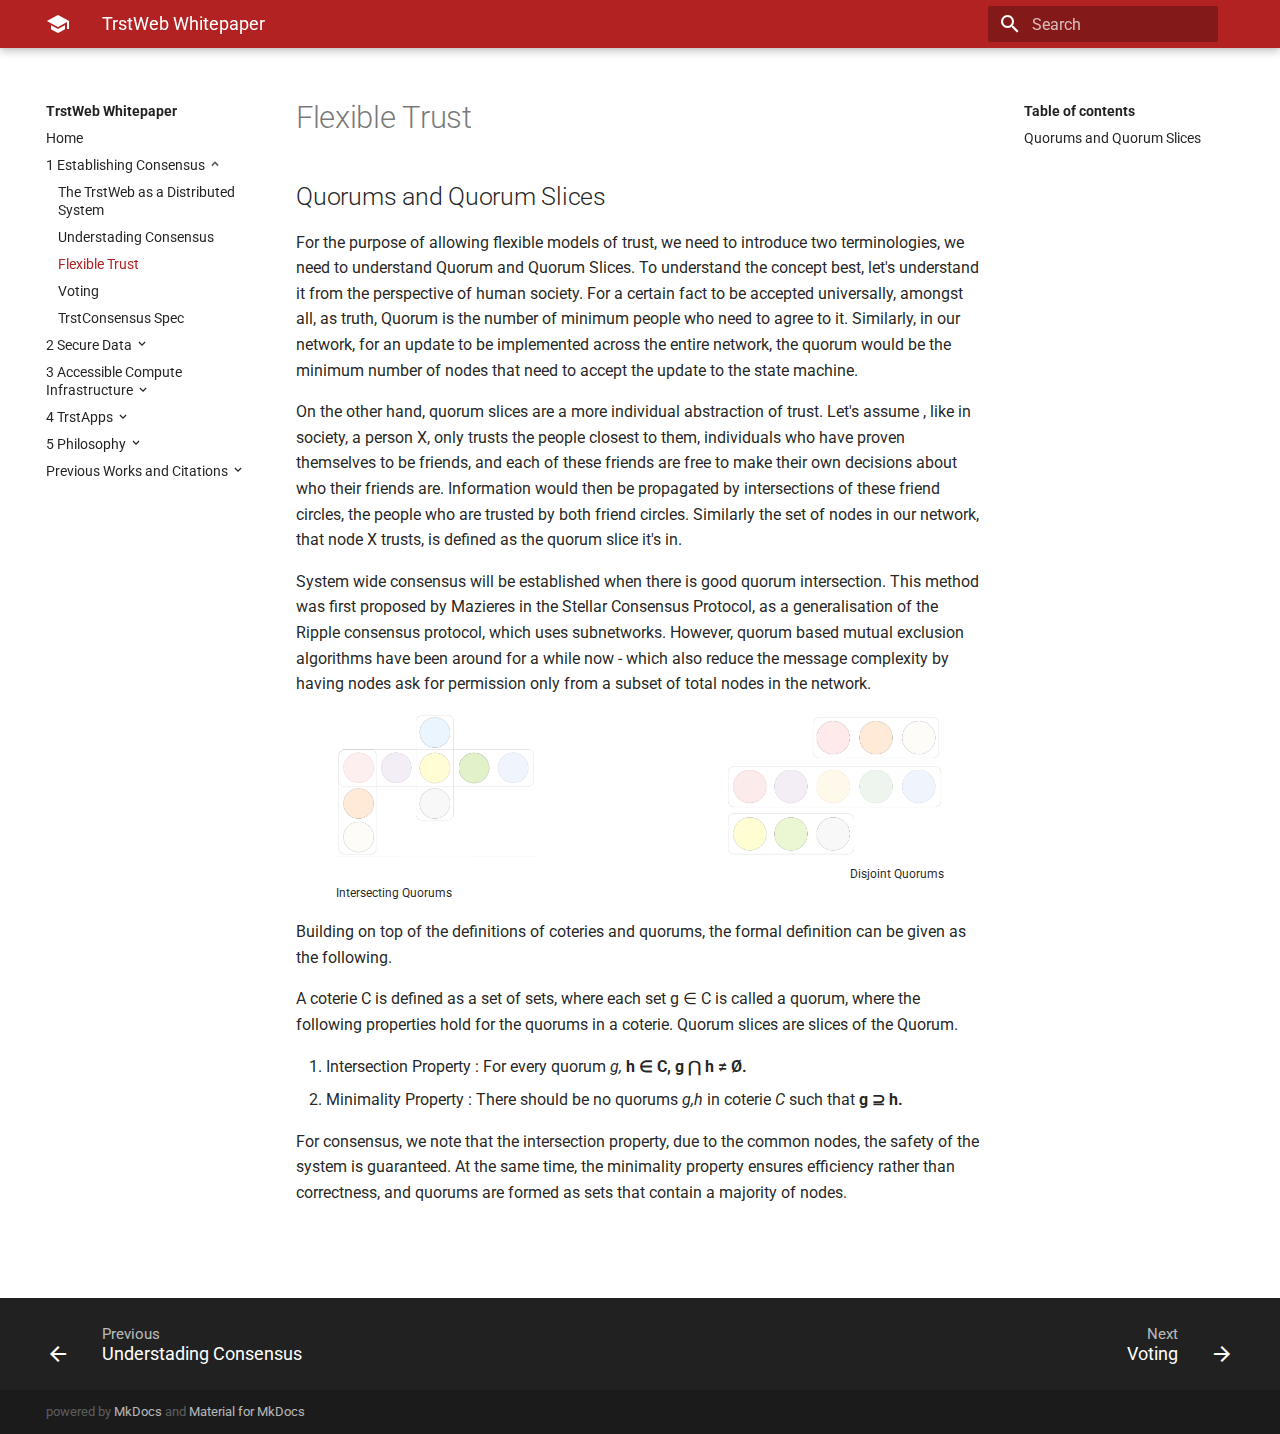
<file: 1_Establishing_Consensus/3_Flexible Trust/index.html>
<!doctype html>
<html lang="en" class="no-js">
  <head>
    
      <meta charset="utf-8">
      <meta name="viewport" content="width=device-width,initial-scale=1">
      <meta http-equiv="x-ua-compatible" content="ie=edge">
      
      
      
      
        <meta name="lang:clipboard.copy" content="Copy to clipboard">
      
        <meta name="lang:clipboard.copied" content="Copied to clipboard">
      
        <meta name="lang:search.language" content="en">
      
        <meta name="lang:search.pipeline.stopwords" content="True">
      
        <meta name="lang:search.pipeline.trimmer" content="True">
      
        <meta name="lang:search.result.none" content="No matching documents">
      
        <meta name="lang:search.result.one" content="1 matching document">
      
        <meta name="lang:search.result.other" content="# matching documents">
      
        <meta name="lang:search.tokenizer" content="[\s\-]+">
      
      <link rel="shortcut icon" href="../../assets/images/favicon.png">
      <meta name="generator" content="mkdocs-1.0.4, mkdocs-material-4.6.0">
    
    
      
        <title>Flexible Trust - TrstWeb Whitepaper</title>
      
    
    
      <link rel="stylesheet" href="../../assets/stylesheets/application.1b62728e.css">
      
      
    
    
      <script src="../../assets/javascripts/modernizr.268332fc.js"></script>
    
    
      
        <link href="https://fonts.gstatic.com" rel="preconnect" crossorigin>
        <link rel="stylesheet" href="https://fonts.googleapis.com/css?family=Roboto:300,400,400i,700%7CRoboto+Mono&display=fallback">
        <style>body,input{font-family:"Roboto","Helvetica Neue",Helvetica,Arial,sans-serif}code,kbd,pre{font-family:"Roboto Mono","Courier New",Courier,monospace}</style>
      
    
    <link rel="stylesheet" href="../../assets/fonts/material-icons.css">
    
    
    
      
    
    
  </head>
  
    <body dir="ltr">
  
    <svg class="md-svg">
      <defs>
        
        
      </defs>
    </svg>
    <input class="md-toggle" data-md-toggle="drawer" type="checkbox" id="__drawer" autocomplete="off">
    <input class="md-toggle" data-md-toggle="search" type="checkbox" id="__search" autocomplete="off">
    <label class="md-overlay" data-md-component="overlay" for="__drawer"></label>
    
      <a href="#flexible-trust" tabindex="1" class="md-skip">
        Skip to content
      </a>
    
    
      <header class="md-header" data-md-component="header">
  <nav class="md-header-nav md-grid">
    <div class="md-flex">
      <div class="md-flex__cell md-flex__cell--shrink">
        <a href="../.." title="TrstWeb Whitepaper" class="md-header-nav__button md-logo">
          
            <i class="md-icon"></i>
          
        </a>
      </div>
      <div class="md-flex__cell md-flex__cell--shrink">
        <label class="md-icon md-icon--menu md-header-nav__button" for="__drawer"></label>
      </div>
      <div class="md-flex__cell md-flex__cell--stretch">
        <div class="md-flex__ellipsis md-header-nav__title" data-md-component="title">
          
            <span class="md-header-nav__topic">
              TrstWeb Whitepaper
            </span>
            <span class="md-header-nav__topic">
              
                Flexible Trust
              
            </span>
          
        </div>
      </div>
      <div class="md-flex__cell md-flex__cell--shrink">
        
          <label class="md-icon md-icon--search md-header-nav__button" for="__search"></label>
          
<div class="md-search" data-md-component="search" role="dialog">
  <label class="md-search__overlay" for="__search"></label>
  <div class="md-search__inner" role="search">
    <form class="md-search__form" name="search">
      <input type="text" class="md-search__input" name="query" placeholder="Search" autocapitalize="off" autocorrect="off" autocomplete="off" spellcheck="false" data-md-component="query" data-md-state="active">
      <label class="md-icon md-search__icon" for="__search"></label>
      <button type="reset" class="md-icon md-search__icon" data-md-component="reset" tabindex="-1">
        &#xE5CD;
      </button>
    </form>
    <div class="md-search__output">
      <div class="md-search__scrollwrap" data-md-scrollfix>
        <div class="md-search-result" data-md-component="result">
          <div class="md-search-result__meta">
            Type to start searching
          </div>
          <ol class="md-search-result__list"></ol>
        </div>
      </div>
    </div>
  </div>
</div>
        
      </div>
      
    </div>
  </nav>
</header>
    
    <div class="md-container">
      
        
      
      
      <main class="md-main" role="main">
        <div class="md-main__inner md-grid" data-md-component="container">
          
            
              <div class="md-sidebar md-sidebar--primary" data-md-component="navigation">
                <div class="md-sidebar__scrollwrap">
                  <div class="md-sidebar__inner">
                    <nav class="md-nav md-nav--primary" data-md-level="0">
  <label class="md-nav__title md-nav__title--site" for="__drawer">
    <a href="../.." title="TrstWeb Whitepaper" class="md-nav__button md-logo">
      
        <i class="md-icon"></i>
      
    </a>
    TrstWeb Whitepaper
  </label>
  
  <ul class="md-nav__list" data-md-scrollfix>
    
      
      
      


  <li class="md-nav__item">
    <a href="../.." title="Home" class="md-nav__link">
      Home
    </a>
  </li>

    
      
      
      

  


  <li class="md-nav__item md-nav__item--active md-nav__item--nested">
    
      <input class="md-toggle md-nav__toggle" data-md-toggle="nav-2" type="checkbox" id="nav-2" checked>
    
    <label class="md-nav__link" for="nav-2">
      1 Establishing Consensus
    </label>
    <nav class="md-nav" data-md-component="collapsible" data-md-level="1">
      <label class="md-nav__title" for="nav-2">
        1 Establishing Consensus
      </label>
      <ul class="md-nav__list" data-md-scrollfix>
        
        
          
          
          


  <li class="md-nav__item">
    <a href="../1_TrstWeb-as-a-distributed-system/" title="The TrstWeb as a Distributed System" class="md-nav__link">
      The TrstWeb as a Distributed System
    </a>
  </li>

        
          
          
          


  <li class="md-nav__item">
    <a href="../2_Consensus_Protocol/" title="Understading Consensus" class="md-nav__link">
      Understading Consensus
    </a>
  </li>

        
          
          
          

  


  <li class="md-nav__item md-nav__item--active">
    
    <input class="md-toggle md-nav__toggle" data-md-toggle="toc" type="checkbox" id="__toc">
    
      
    
    
      <label class="md-nav__link md-nav__link--active" for="__toc">
        Flexible Trust
      </label>
    
    <a href="./" title="Flexible Trust" class="md-nav__link md-nav__link--active">
      Flexible Trust
    </a>
    
      
<nav class="md-nav md-nav--secondary">
  
  
    
  
  
    <label class="md-nav__title" for="__toc">Table of contents</label>
    <ul class="md-nav__list" data-md-scrollfix>
      
        <li class="md-nav__item">
  <a href="#quorums-and-quorum-slices" class="md-nav__link">
    Quorums and Quorum Slices
  </a>
  
</li>
      
      
      
      
      
    </ul>
  
</nav>
    
  </li>

        
          
          
          


  <li class="md-nav__item">
    <a href="../4_Voting/" title="Voting" class="md-nav__link">
      Voting
    </a>
  </li>

        
          
          
          


  <li class="md-nav__item">
    <a href="../5_SPEC/" title="TrstConsensus Spec" class="md-nav__link">
      TrstConsensus Spec
    </a>
  </li>

        
      </ul>
    </nav>
  </li>

    
      
      
      


  <li class="md-nav__item md-nav__item--nested">
    
      <input class="md-toggle md-nav__toggle" data-md-toggle="nav-3" type="checkbox" id="nav-3">
    
    <label class="md-nav__link" for="nav-3">
      2 Secure Data
    </label>
    <nav class="md-nav" data-md-component="collapsible" data-md-level="1">
      <label class="md-nav__title" for="nav-3">
        2 Secure Data
      </label>
      <ul class="md-nav__list" data-md-scrollfix>
        
        
          
          
          


  <li class="md-nav__item">
    <a href="../../2_Secure Data/Data/" title="Local Data" class="md-nav__link">
      Local Data
    </a>
  </li>

        
          
          
          


  <li class="md-nav__item">
    <a href="../../2_Secure Data/Digital_Security/" title="Verifying Authenticity" class="md-nav__link">
      Verifying Authenticity
    </a>
  </li>

        
          
          
          


  <li class="md-nav__item">
    <a href="../../2_Secure Data/Merkle_Trees/" title="Merkle Trees" class="md-nav__link">
      Merkle Trees
    </a>
  </li>

        
          
          
          


  <li class="md-nav__item">
    <a href="../../2_Secure Data/OffChainData/" title="OffChainData" class="md-nav__link">
      OffChainData
    </a>
  </li>

        
      </ul>
    </nav>
  </li>

    
      
      
      


  <li class="md-nav__item md-nav__item--nested">
    
      <input class="md-toggle md-nav__toggle" data-md-toggle="nav-4" type="checkbox" id="nav-4">
    
    <label class="md-nav__link" for="nav-4">
      3 Accessible Compute Infrastructure
    </label>
    <nav class="md-nav" data-md-component="collapsible" data-md-level="1">
      <label class="md-nav__title" for="nav-4">
        3 Accessible Compute Infrastructure
      </label>
      <ul class="md-nav__list" data-md-scrollfix>
        
        
          
          
          


  <li class="md-nav__item">
    <a href="../../3_Accessible_Compute_Infrastructure/5_ParallelCompute/" title="Compute Middleware" class="md-nav__link">
      Compute Middleware
    </a>
  </li>

        
      </ul>
    </nav>
  </li>

    
      
      
      


  <li class="md-nav__item md-nav__item--nested">
    
      <input class="md-toggle md-nav__toggle" data-md-toggle="nav-5" type="checkbox" id="nav-5">
    
    <label class="md-nav__link" for="nav-5">
      4 TrstApps
    </label>
    <nav class="md-nav" data-md-component="collapsible" data-md-level="1">
      <label class="md-nav__title" for="nav-5">
        4 TrstApps
      </label>
      <ul class="md-nav__list" data-md-scrollfix>
        
        
          
          
          


  <li class="md-nav__item">
    <a href="../../4_TrstApps/3_Apps/" title="Verifiable and Non-Censorable Applications" class="md-nav__link">
      Verifiable and Non-Censorable Applications
    </a>
  </li>

        
      </ul>
    </nav>
  </li>

    
      
      
      


  <li class="md-nav__item md-nav__item--nested">
    
      <input class="md-toggle md-nav__toggle" data-md-toggle="nav-6" type="checkbox" id="nav-6">
    
    <label class="md-nav__link" for="nav-6">
      5 Philosophy
    </label>
    <nav class="md-nav" data-md-component="collapsible" data-md-level="1">
      <label class="md-nav__title" for="nav-6">
        5 Philosophy
      </label>
      <ul class="md-nav__list" data-md-scrollfix>
        
        
          
          
          


  <li class="md-nav__item">
    <a href="../../5_Philosophy/0_Philosophy/" title="Philosophy of our Design Decisions" class="md-nav__link">
      Philosophy of our Design Decisions
    </a>
  </li>

        
      </ul>
    </nav>
  </li>

    
      
      
      


  <li class="md-nav__item md-nav__item--nested">
    
      <input class="md-toggle md-nav__toggle" data-md-toggle="nav-7" type="checkbox" id="nav-7">
    
    <label class="md-nav__link" for="nav-7">
      Previous Works and Citations
    </label>
    <nav class="md-nav" data-md-component="collapsible" data-md-level="1">
      <label class="md-nav__title" for="nav-7">
        Previous Works and Citations
      </label>
      <ul class="md-nav__list" data-md-scrollfix>
        
        
          
          
          


  <li class="md-nav__item">
    <a href="../../Previous Works and Citations/9_citations/" title="Citations" class="md-nav__link">
      Citations
    </a>
  </li>

        
      </ul>
    </nav>
  </li>

    
  </ul>
</nav>
                  </div>
                </div>
              </div>
            
            
              <div class="md-sidebar md-sidebar--secondary" data-md-component="toc">
                <div class="md-sidebar__scrollwrap">
                  <div class="md-sidebar__inner">
                    
<nav class="md-nav md-nav--secondary">
  
  
    
  
  
    <label class="md-nav__title" for="__toc">Table of contents</label>
    <ul class="md-nav__list" data-md-scrollfix>
      
        <li class="md-nav__item">
  <a href="#quorums-and-quorum-slices" class="md-nav__link">
    Quorums and Quorum Slices
  </a>
  
</li>
      
      
      
      
      
    </ul>
  
</nav>
                  </div>
                </div>
              </div>
            
          
          <div class="md-content">
            <article class="md-content__inner md-typeset">
              
                
                
                <h1 id="flexible-trust">Flexible Trust</h1>
<h2 id="quorums-and-quorum-slices">Quorums and Quorum Slices</h2>
<p>For the purpose of allowing flexible models of trust, we need to introduce two terminologies, we need to understand Quorum and Quorum Slices. To understand the concept best, let&#39;s understand it from the perspective of human society. For a certain fact to be accepted universally, amongst all, as truth, Quorum is the number of minimum people who need to agree to it. Similarly, in our network, for an update to be implemented across the entire network, the quorum would be the minimum number of nodes that need to accept the update to the state machine.</p>
<p>On the other hand, quorum slices are a more individual abstraction of trust. Let&#39;s assume , like in society, a person X, only trusts the people closest to them, individuals who have proven themselves to be friends, and each of these friends are free to make their own decisions about who their friends are. Information would then be propagated by intersections of these friend circles, the people who are trusted by both friend circles. Similarly the set of nodes in our network, that node X trusts, is defined as the quorum slice it&#39;s in.</p>
<p>System wide consensus will be established when there is good quorum intersection. This method was first proposed by Mazieres in the Stellar Consensus Protocol, as a generalisation of the Ripple consensus protocol, which uses subnetworks. However, quorum based mutual exclusion algorithms have been around for a while now - which also reduce the message complexity by having nodes ask for permission only from a subset of total nodes in the network.
<figure>
<img src="../../img/QuorumIntersections.png" alt="Intersecting Quorums" width=200 ><img src="../../img/DisjointQuroums.png" alt="Disjoint Quorum Slices" width=220 align="right">
<figcaption style="font-size:12px" align="right"> Disjoint Quorums</figcaption>
<figcaption style="font-size:12px"> Intersecting Quorums</figcaption>
</figure>
Building on top of the definitions of coteries and quorums, the formal definition can be given as the following.</p>
<p>A coterie C is defined as a set of sets, where each set g ∈ C is called a quorum, where the following properties hold for the quorums in a coterie. Quorum slices are slices of the Quorum.</p>
<ol>
<li>Intersection Property : For every quorum <em>g,</em> <strong>h ∈ C,  g ⋂ h ≠ Ø.</strong></li>
<li>Minimality Property : There should be no quorums <em>g,h</em> in coterie <em>C</em> such that <strong>g ⊇ h.</strong></li>
</ol>
<p>For consensus, we note that the intersection property, due to the common nodes, the safety of the system is guaranteed. At the same time, the minimality property ensures efficiency rather than correctness, and quorums are formed as sets that contain a majority of nodes.</p>
<p><br><br></p>
                
                  
                
                
              
              
                


              
            </article>
          </div>
        </div>
      </main>
      
        
<footer class="md-footer">
  
    <div class="md-footer-nav">
      <nav class="md-footer-nav__inner md-grid">
        
          <a href="../2_Consensus_Protocol/" title="Understading Consensus" class="md-flex md-footer-nav__link md-footer-nav__link--prev" rel="prev">
            <div class="md-flex__cell md-flex__cell--shrink">
              <i class="md-icon md-icon--arrow-back md-footer-nav__button"></i>
            </div>
            <div class="md-flex__cell md-flex__cell--stretch md-footer-nav__title">
              <span class="md-flex__ellipsis">
                <span class="md-footer-nav__direction">
                  Previous
                </span>
                Understading Consensus
              </span>
            </div>
          </a>
        
        
          <a href="../4_Voting/" title="Voting" class="md-flex md-footer-nav__link md-footer-nav__link--next" rel="next">
            <div class="md-flex__cell md-flex__cell--stretch md-footer-nav__title">
              <span class="md-flex__ellipsis">
                <span class="md-footer-nav__direction">
                  Next
                </span>
                Voting
              </span>
            </div>
            <div class="md-flex__cell md-flex__cell--shrink">
              <i class="md-icon md-icon--arrow-forward md-footer-nav__button"></i>
            </div>
          </a>
        
      </nav>
    </div>
  
  <div class="md-footer-meta md-typeset">
    <div class="md-footer-meta__inner md-grid">
      <div class="md-footer-copyright">
        
        powered by
        <a href="https://www.mkdocs.org">MkDocs</a>
        and
        <a href="https://squidfunk.github.io/mkdocs-material/">
          Material for MkDocs</a>
      </div>
      
    </div>
  </div>
</footer>
      
    </div>
    
      <script src="../../assets/javascripts/application.808e90bb.js"></script>
      
      <script>app.initialize({version:"1.0.4",url:{base:"../.."}})</script>
      
    
  </body>
</html>
</file>
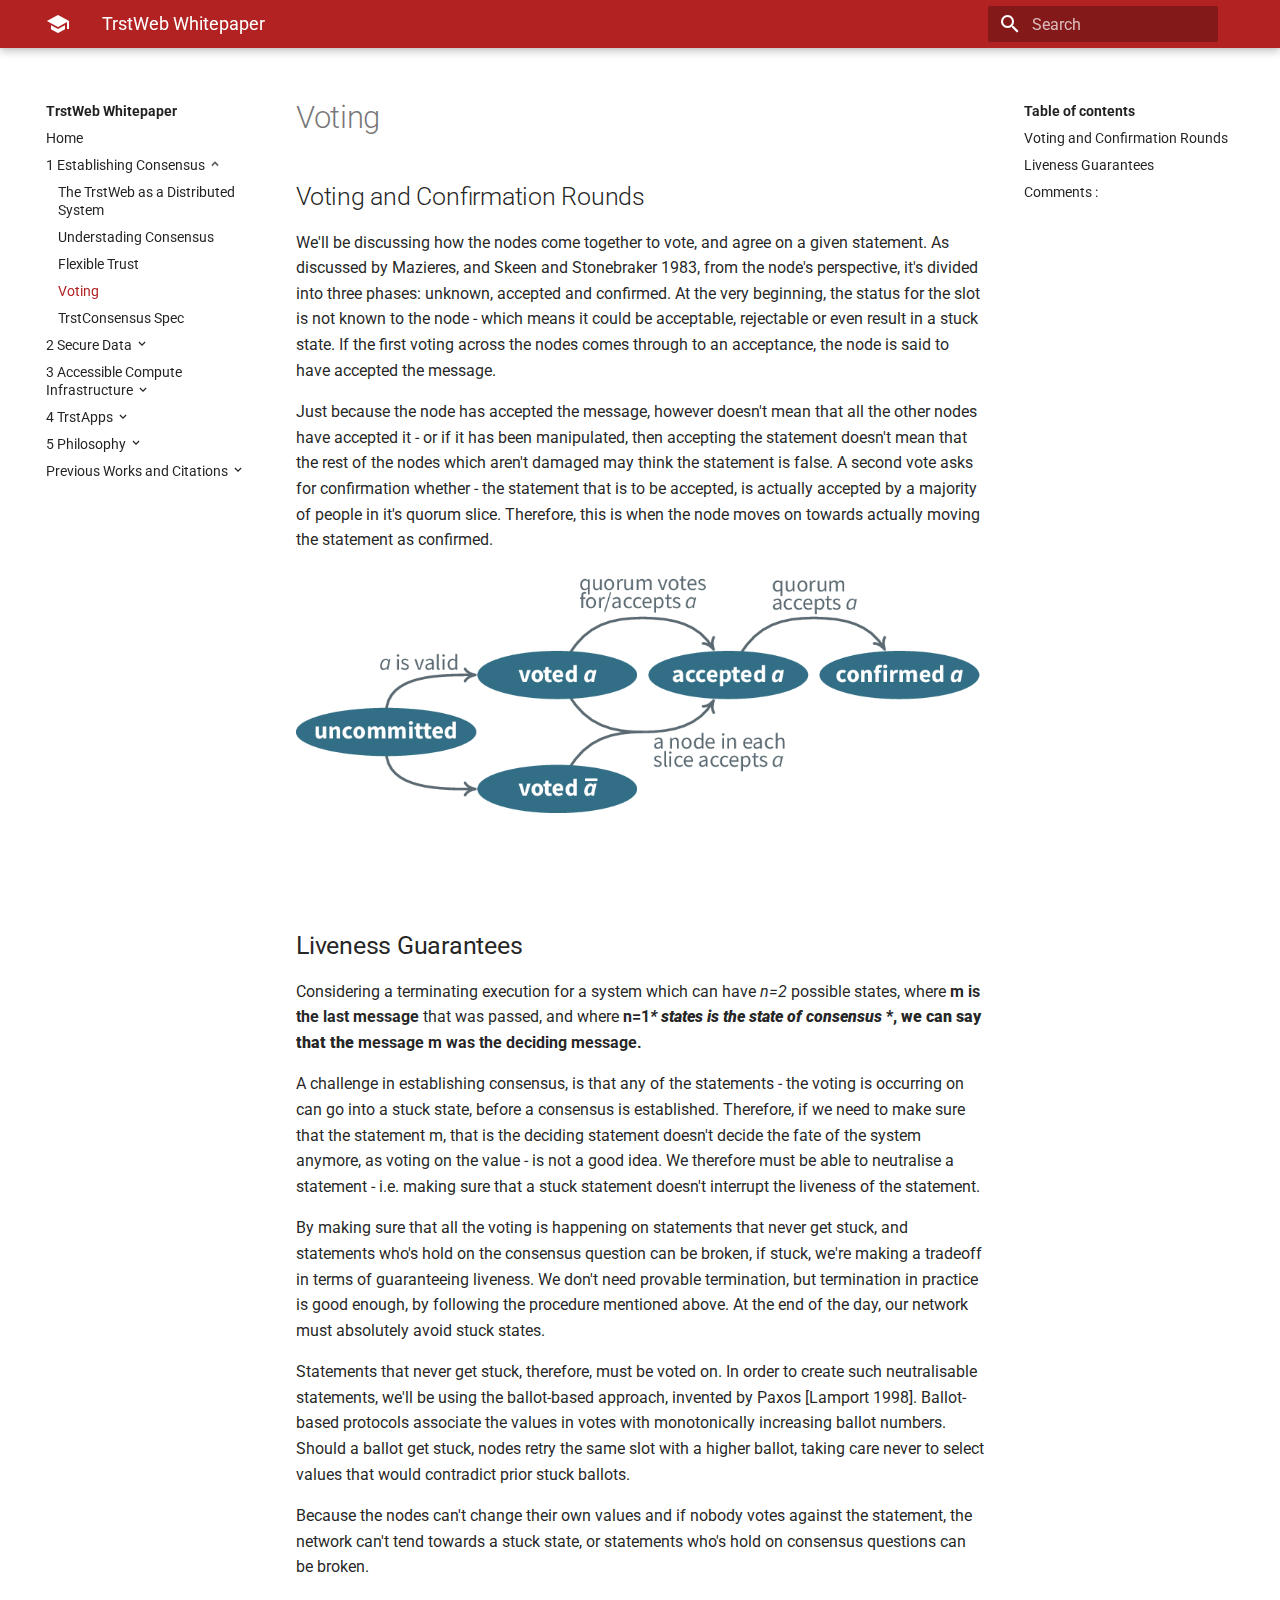
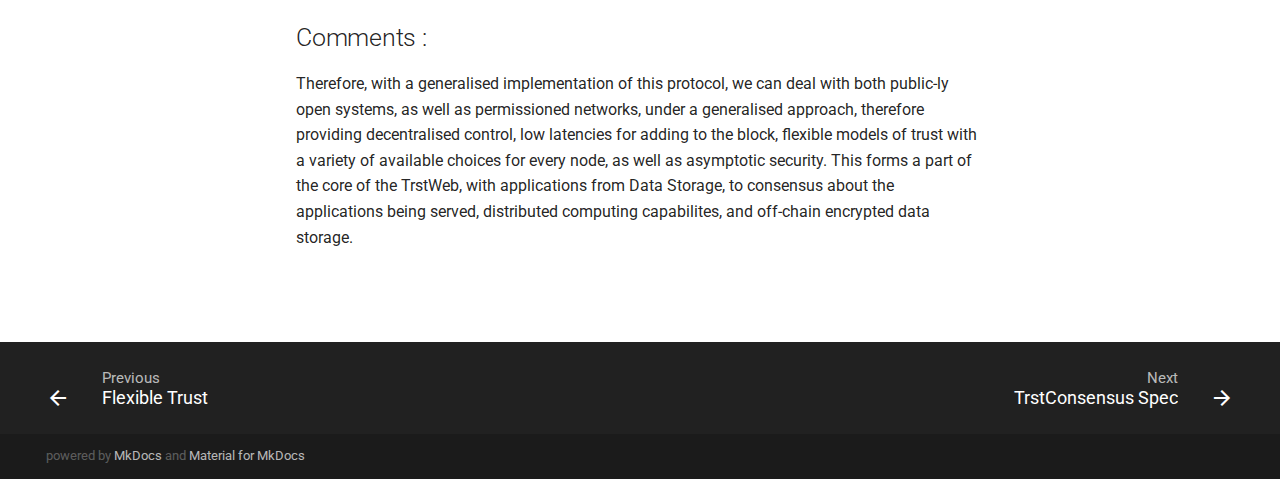
<file: 1_Establishing_Consensus/4_Voting/index.html>
<!doctype html>
<html lang="en" class="no-js">
  <head>
    
      <meta charset="utf-8">
      <meta name="viewport" content="width=device-width,initial-scale=1">
      <meta http-equiv="x-ua-compatible" content="ie=edge">
      
      
      
      
        <meta name="lang:clipboard.copy" content="Copy to clipboard">
      
        <meta name="lang:clipboard.copied" content="Copied to clipboard">
      
        <meta name="lang:search.language" content="en">
      
        <meta name="lang:search.pipeline.stopwords" content="True">
      
        <meta name="lang:search.pipeline.trimmer" content="True">
      
        <meta name="lang:search.result.none" content="No matching documents">
      
        <meta name="lang:search.result.one" content="1 matching document">
      
        <meta name="lang:search.result.other" content="# matching documents">
      
        <meta name="lang:search.tokenizer" content="[\s\-]+">
      
      <link rel="shortcut icon" href="../../assets/images/favicon.png">
      <meta name="generator" content="mkdocs-1.0.4, mkdocs-material-4.6.0">
    
    
      
        <title>Voting - TrstWeb Whitepaper</title>
      
    
    
      <link rel="stylesheet" href="../../assets/stylesheets/application.1b62728e.css">
      
      
    
    
      <script src="../../assets/javascripts/modernizr.268332fc.js"></script>
    
    
      
        <link href="https://fonts.gstatic.com" rel="preconnect" crossorigin>
        <link rel="stylesheet" href="https://fonts.googleapis.com/css?family=Roboto:300,400,400i,700%7CRoboto+Mono&display=fallback">
        <style>body,input{font-family:"Roboto","Helvetica Neue",Helvetica,Arial,sans-serif}code,kbd,pre{font-family:"Roboto Mono","Courier New",Courier,monospace}</style>
      
    
    <link rel="stylesheet" href="../../assets/fonts/material-icons.css">
    
    
    
      
    
    
  </head>
  
    <body dir="ltr">
  
    <svg class="md-svg">
      <defs>
        
        
      </defs>
    </svg>
    <input class="md-toggle" data-md-toggle="drawer" type="checkbox" id="__drawer" autocomplete="off">
    <input class="md-toggle" data-md-toggle="search" type="checkbox" id="__search" autocomplete="off">
    <label class="md-overlay" data-md-component="overlay" for="__drawer"></label>
    
      <a href="#voting" tabindex="1" class="md-skip">
        Skip to content
      </a>
    
    
      <header class="md-header" data-md-component="header">
  <nav class="md-header-nav md-grid">
    <div class="md-flex">
      <div class="md-flex__cell md-flex__cell--shrink">
        <a href="../.." title="TrstWeb Whitepaper" class="md-header-nav__button md-logo">
          
            <i class="md-icon"></i>
          
        </a>
      </div>
      <div class="md-flex__cell md-flex__cell--shrink">
        <label class="md-icon md-icon--menu md-header-nav__button" for="__drawer"></label>
      </div>
      <div class="md-flex__cell md-flex__cell--stretch">
        <div class="md-flex__ellipsis md-header-nav__title" data-md-component="title">
          
            <span class="md-header-nav__topic">
              TrstWeb Whitepaper
            </span>
            <span class="md-header-nav__topic">
              
                Voting
              
            </span>
          
        </div>
      </div>
      <div class="md-flex__cell md-flex__cell--shrink">
        
          <label class="md-icon md-icon--search md-header-nav__button" for="__search"></label>
          
<div class="md-search" data-md-component="search" role="dialog">
  <label class="md-search__overlay" for="__search"></label>
  <div class="md-search__inner" role="search">
    <form class="md-search__form" name="search">
      <input type="text" class="md-search__input" name="query" placeholder="Search" autocapitalize="off" autocorrect="off" autocomplete="off" spellcheck="false" data-md-component="query" data-md-state="active">
      <label class="md-icon md-search__icon" for="__search"></label>
      <button type="reset" class="md-icon md-search__icon" data-md-component="reset" tabindex="-1">
        &#xE5CD;
      </button>
    </form>
    <div class="md-search__output">
      <div class="md-search__scrollwrap" data-md-scrollfix>
        <div class="md-search-result" data-md-component="result">
          <div class="md-search-result__meta">
            Type to start searching
          </div>
          <ol class="md-search-result__list"></ol>
        </div>
      </div>
    </div>
  </div>
</div>
        
      </div>
      
    </div>
  </nav>
</header>
    
    <div class="md-container">
      
        
      
      
      <main class="md-main" role="main">
        <div class="md-main__inner md-grid" data-md-component="container">
          
            
              <div class="md-sidebar md-sidebar--primary" data-md-component="navigation">
                <div class="md-sidebar__scrollwrap">
                  <div class="md-sidebar__inner">
                    <nav class="md-nav md-nav--primary" data-md-level="0">
  <label class="md-nav__title md-nav__title--site" for="__drawer">
    <a href="../.." title="TrstWeb Whitepaper" class="md-nav__button md-logo">
      
        <i class="md-icon"></i>
      
    </a>
    TrstWeb Whitepaper
  </label>
  
  <ul class="md-nav__list" data-md-scrollfix>
    
      
      
      


  <li class="md-nav__item">
    <a href="../.." title="Home" class="md-nav__link">
      Home
    </a>
  </li>

    
      
      
      

  


  <li class="md-nav__item md-nav__item--active md-nav__item--nested">
    
      <input class="md-toggle md-nav__toggle" data-md-toggle="nav-2" type="checkbox" id="nav-2" checked>
    
    <label class="md-nav__link" for="nav-2">
      1 Establishing Consensus
    </label>
    <nav class="md-nav" data-md-component="collapsible" data-md-level="1">
      <label class="md-nav__title" for="nav-2">
        1 Establishing Consensus
      </label>
      <ul class="md-nav__list" data-md-scrollfix>
        
        
          
          
          


  <li class="md-nav__item">
    <a href="../1_TrstWeb-as-a-distributed-system/" title="The TrstWeb as a Distributed System" class="md-nav__link">
      The TrstWeb as a Distributed System
    </a>
  </li>

        
          
          
          


  <li class="md-nav__item">
    <a href="../2_Consensus_Protocol/" title="Understading Consensus" class="md-nav__link">
      Understading Consensus
    </a>
  </li>

        
          
          
          


  <li class="md-nav__item">
    <a href="../3_Flexible Trust/" title="Flexible Trust" class="md-nav__link">
      Flexible Trust
    </a>
  </li>

        
          
          
          

  


  <li class="md-nav__item md-nav__item--active">
    
    <input class="md-toggle md-nav__toggle" data-md-toggle="toc" type="checkbox" id="__toc">
    
      
    
    
      <label class="md-nav__link md-nav__link--active" for="__toc">
        Voting
      </label>
    
    <a href="./" title="Voting" class="md-nav__link md-nav__link--active">
      Voting
    </a>
    
      
<nav class="md-nav md-nav--secondary">
  
  
    
  
  
    <label class="md-nav__title" for="__toc">Table of contents</label>
    <ul class="md-nav__list" data-md-scrollfix>
      
        <li class="md-nav__item">
  <a href="#voting-and-confirmation-rounds" class="md-nav__link">
    Voting and Confirmation Rounds
  </a>
  
</li>
      
        <li class="md-nav__item">
  <a href="#liveness-guarantees" class="md-nav__link">
    Liveness Guarantees
  </a>
  
</li>
      
        <li class="md-nav__item">
  <a href="#comments" class="md-nav__link">
    Comments :
  </a>
  
</li>
      
      
      
      
      
    </ul>
  
</nav>
    
  </li>

        
          
          
          


  <li class="md-nav__item">
    <a href="../5_SPEC/" title="TrstConsensus Spec" class="md-nav__link">
      TrstConsensus Spec
    </a>
  </li>

        
      </ul>
    </nav>
  </li>

    
      
      
      


  <li class="md-nav__item md-nav__item--nested">
    
      <input class="md-toggle md-nav__toggle" data-md-toggle="nav-3" type="checkbox" id="nav-3">
    
    <label class="md-nav__link" for="nav-3">
      2 Secure Data
    </label>
    <nav class="md-nav" data-md-component="collapsible" data-md-level="1">
      <label class="md-nav__title" for="nav-3">
        2 Secure Data
      </label>
      <ul class="md-nav__list" data-md-scrollfix>
        
        
          
          
          


  <li class="md-nav__item">
    <a href="../../2_Secure Data/Data/" title="Local Data" class="md-nav__link">
      Local Data
    </a>
  </li>

        
          
          
          


  <li class="md-nav__item">
    <a href="../../2_Secure Data/Digital_Security/" title="Verifying Authenticity" class="md-nav__link">
      Verifying Authenticity
    </a>
  </li>

        
          
          
          


  <li class="md-nav__item">
    <a href="../../2_Secure Data/Merkle_Trees/" title="Merkle Trees" class="md-nav__link">
      Merkle Trees
    </a>
  </li>

        
          
          
          


  <li class="md-nav__item">
    <a href="../../2_Secure Data/OffChainData/" title="OffChainData" class="md-nav__link">
      OffChainData
    </a>
  </li>

        
      </ul>
    </nav>
  </li>

    
      
      
      


  <li class="md-nav__item md-nav__item--nested">
    
      <input class="md-toggle md-nav__toggle" data-md-toggle="nav-4" type="checkbox" id="nav-4">
    
    <label class="md-nav__link" for="nav-4">
      3 Accessible Compute Infrastructure
    </label>
    <nav class="md-nav" data-md-component="collapsible" data-md-level="1">
      <label class="md-nav__title" for="nav-4">
        3 Accessible Compute Infrastructure
      </label>
      <ul class="md-nav__list" data-md-scrollfix>
        
        
          
          
          


  <li class="md-nav__item">
    <a href="../../3_Accessible_Compute_Infrastructure/5_ParallelCompute/" title="Compute Middleware" class="md-nav__link">
      Compute Middleware
    </a>
  </li>

        
      </ul>
    </nav>
  </li>

    
      
      
      


  <li class="md-nav__item md-nav__item--nested">
    
      <input class="md-toggle md-nav__toggle" data-md-toggle="nav-5" type="checkbox" id="nav-5">
    
    <label class="md-nav__link" for="nav-5">
      4 TrstApps
    </label>
    <nav class="md-nav" data-md-component="collapsible" data-md-level="1">
      <label class="md-nav__title" for="nav-5">
        4 TrstApps
      </label>
      <ul class="md-nav__list" data-md-scrollfix>
        
        
          
          
          


  <li class="md-nav__item">
    <a href="../../4_TrstApps/3_Apps/" title="Verifiable and Non-Censorable Applications" class="md-nav__link">
      Verifiable and Non-Censorable Applications
    </a>
  </li>

        
      </ul>
    </nav>
  </li>

    
      
      
      


  <li class="md-nav__item md-nav__item--nested">
    
      <input class="md-toggle md-nav__toggle" data-md-toggle="nav-6" type="checkbox" id="nav-6">
    
    <label class="md-nav__link" for="nav-6">
      5 Philosophy
    </label>
    <nav class="md-nav" data-md-component="collapsible" data-md-level="1">
      <label class="md-nav__title" for="nav-6">
        5 Philosophy
      </label>
      <ul class="md-nav__list" data-md-scrollfix>
        
        
          
          
          


  <li class="md-nav__item">
    <a href="../../5_Philosophy/0_Philosophy/" title="Philosophy of our Design Decisions" class="md-nav__link">
      Philosophy of our Design Decisions
    </a>
  </li>

        
      </ul>
    </nav>
  </li>

    
      
      
      


  <li class="md-nav__item md-nav__item--nested">
    
      <input class="md-toggle md-nav__toggle" data-md-toggle="nav-7" type="checkbox" id="nav-7">
    
    <label class="md-nav__link" for="nav-7">
      Previous Works and Citations
    </label>
    <nav class="md-nav" data-md-component="collapsible" data-md-level="1">
      <label class="md-nav__title" for="nav-7">
        Previous Works and Citations
      </label>
      <ul class="md-nav__list" data-md-scrollfix>
        
        
          
          
          


  <li class="md-nav__item">
    <a href="../../Previous Works and Citations/9_citations/" title="Citations" class="md-nav__link">
      Citations
    </a>
  </li>

        
      </ul>
    </nav>
  </li>

    
  </ul>
</nav>
                  </div>
                </div>
              </div>
            
            
              <div class="md-sidebar md-sidebar--secondary" data-md-component="toc">
                <div class="md-sidebar__scrollwrap">
                  <div class="md-sidebar__inner">
                    
<nav class="md-nav md-nav--secondary">
  
  
    
  
  
    <label class="md-nav__title" for="__toc">Table of contents</label>
    <ul class="md-nav__list" data-md-scrollfix>
      
        <li class="md-nav__item">
  <a href="#voting-and-confirmation-rounds" class="md-nav__link">
    Voting and Confirmation Rounds
  </a>
  
</li>
      
        <li class="md-nav__item">
  <a href="#liveness-guarantees" class="md-nav__link">
    Liveness Guarantees
  </a>
  
</li>
      
        <li class="md-nav__item">
  <a href="#comments" class="md-nav__link">
    Comments :
  </a>
  
</li>
      
      
      
      
      
    </ul>
  
</nav>
                  </div>
                </div>
              </div>
            
          
          <div class="md-content">
            <article class="md-content__inner md-typeset">
              
                
                
                <h1 id="voting">Voting</h1>
<h2 id="voting-and-confirmation-rounds">Voting and Confirmation Rounds</h2>
<p>We&#39;ll be discussing how the nodes come together to vote, and agree on a given statement. As discussed by Mazieres, and Skeen and Stonebraker 1983, from the node&#39;s perspective, it&#39;s divided into three phases: unknown, accepted and confirmed. At the very beginning, the status for the slot is not known to the node - which means it could be acceptable, rejectable or even result in a stuck state. If the first voting across the nodes comes through to an acceptance, the node is said to have accepted the message.</p>
<p>Just because the node has accepted the message, however doesn&#39;t mean that all the other nodes have accepted it - or if it has been manipulated, then accepting the statement doesn&#39;t mean that the rest of the nodes which aren&#39;t damaged may think the statement is false. A second vote asks for confirmation whether - the statement that is to be accepted, is actually accepted by a majority of people in it&#39;s quorum slice. Therefore, this is when the node moves on towards actually moving the statement as confirmed.</p>
<p><img src="../../img/FederatedVoting.png" alt="FederatedVoting"></p>
<p><br><br></p>
<h2 id="liveness-guarantees"><strong>Liveness Guarantees</strong></h2>
<p>Considering a terminating execution for a system which can have <em>n=2</em> possible states, where <strong>m is the last message</strong> that was passed, and where <strong>n=1<strong><em>* states is the state of consensus </em>*, we can say that the</strong> message m was the deciding message.</strong></p>
<p>A challenge in establishing consensus, is that any of the statements - the voting is occurring on can go into a stuck state, before a consensus is established. Therefore, if we need to make sure that the statement m, that is the deciding statement doesn&#39;t decide the fate of the system anymore, as voting on the value - is not a good idea.  We therefore must be able to neutralise a statement - i.e. making sure that a stuck statement doesn&#39;t interrupt the liveness of the statement.</p>
<p>By making sure that all the voting is happening on statements that never get stuck, and statements who&#39;s hold on the consensus question can be broken, if stuck, we&#39;re making a tradeoff in terms of guaranteeing liveness. We don&#39;t need provable termination, but termination in practice is good enough, by following the procedure mentioned above. At the end of the day, our network must absolutely avoid stuck states.</p>
<p>Statements that never get stuck, therefore, must be voted on. In order to create such neutralisable statements, we&#39;ll be using the ballot-based approach, invented by Paxos [Lamport 1998]. Ballot-based protocols associate the values in votes with monotonically increasing ballot numbers. Should a ballot get stuck, nodes retry the same slot with a higher ballot, taking care never to select values that would contradict prior stuck ballots.</p>
<p>Because the nodes can&#39;t change their own values and if nobody votes against the statement, the network can&#39;t tend towards a stuck state, or statements who&#39;s hold on consensus questions can be broken.</p>
<h2 id="comments">Comments :</h2>
<p>Therefore, with a generalised implementation of this protocol, we can deal with both public-ly open systems, as well as permissioned networks, under a generalised approach, therefore providing decentralised control, low latencies for adding to the block, flexible models of trust with a variety of available choices for every node, as well as asymptotic security. This forms a part of the core of the TrstWeb, with applications from Data Storage, to consensus about the applications being served, distributed computing capabilites, and off-chain encrypted data storage.</p>
<p><br><br></p>
                
                  
                
                
              
              
                


              
            </article>
          </div>
        </div>
      </main>
      
        
<footer class="md-footer">
  
    <div class="md-footer-nav">
      <nav class="md-footer-nav__inner md-grid">
        
          <a href="../3_Flexible Trust/" title="Flexible Trust" class="md-flex md-footer-nav__link md-footer-nav__link--prev" rel="prev">
            <div class="md-flex__cell md-flex__cell--shrink">
              <i class="md-icon md-icon--arrow-back md-footer-nav__button"></i>
            </div>
            <div class="md-flex__cell md-flex__cell--stretch md-footer-nav__title">
              <span class="md-flex__ellipsis">
                <span class="md-footer-nav__direction">
                  Previous
                </span>
                Flexible Trust
              </span>
            </div>
          </a>
        
        
          <a href="../5_SPEC/" title="TrstConsensus Spec" class="md-flex md-footer-nav__link md-footer-nav__link--next" rel="next">
            <div class="md-flex__cell md-flex__cell--stretch md-footer-nav__title">
              <span class="md-flex__ellipsis">
                <span class="md-footer-nav__direction">
                  Next
                </span>
                TrstConsensus Spec
              </span>
            </div>
            <div class="md-flex__cell md-flex__cell--shrink">
              <i class="md-icon md-icon--arrow-forward md-footer-nav__button"></i>
            </div>
          </a>
        
      </nav>
    </div>
  
  <div class="md-footer-meta md-typeset">
    <div class="md-footer-meta__inner md-grid">
      <div class="md-footer-copyright">
        
        powered by
        <a href="https://www.mkdocs.org">MkDocs</a>
        and
        <a href="https://squidfunk.github.io/mkdocs-material/">
          Material for MkDocs</a>
      </div>
      
    </div>
  </div>
</footer>
      
    </div>
    
      <script src="../../assets/javascripts/application.808e90bb.js"></script>
      
      <script>app.initialize({version:"1.0.4",url:{base:"../.."}})</script>
      
    
  </body>
</html>
</file>
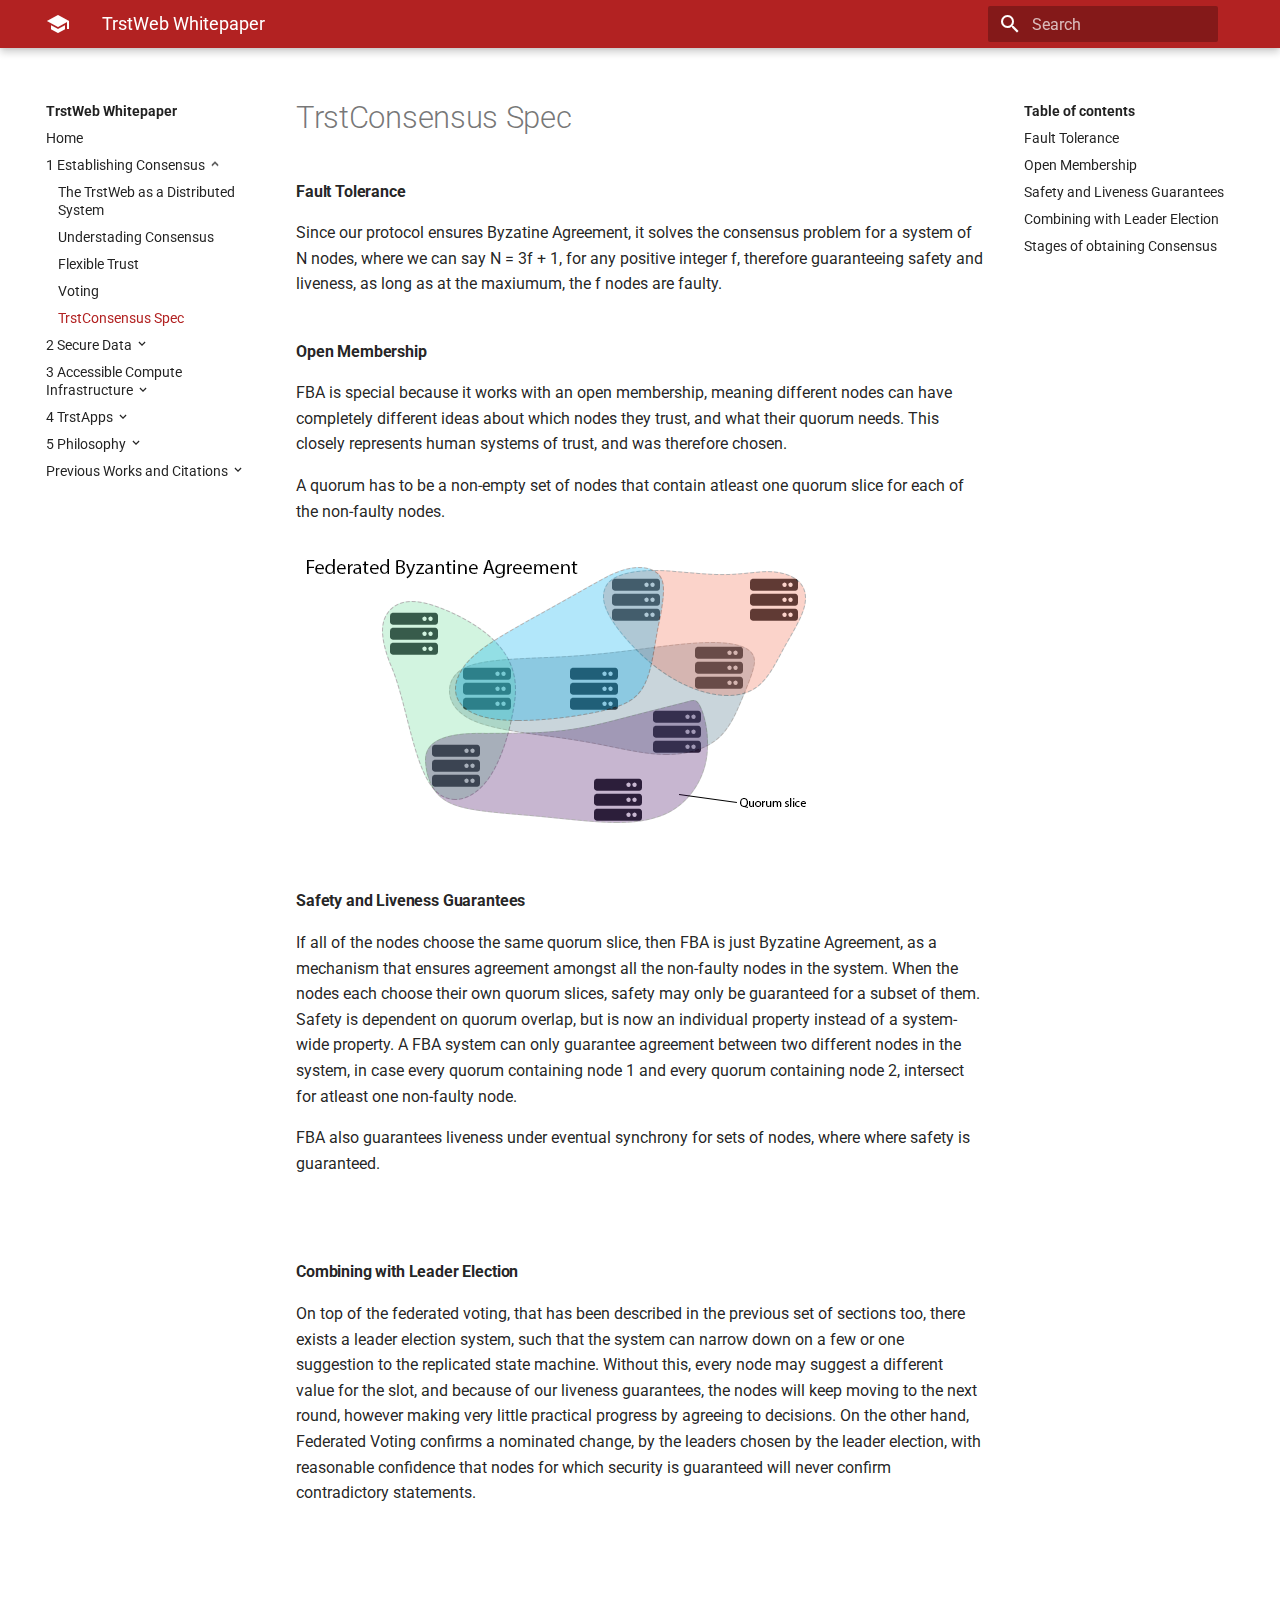
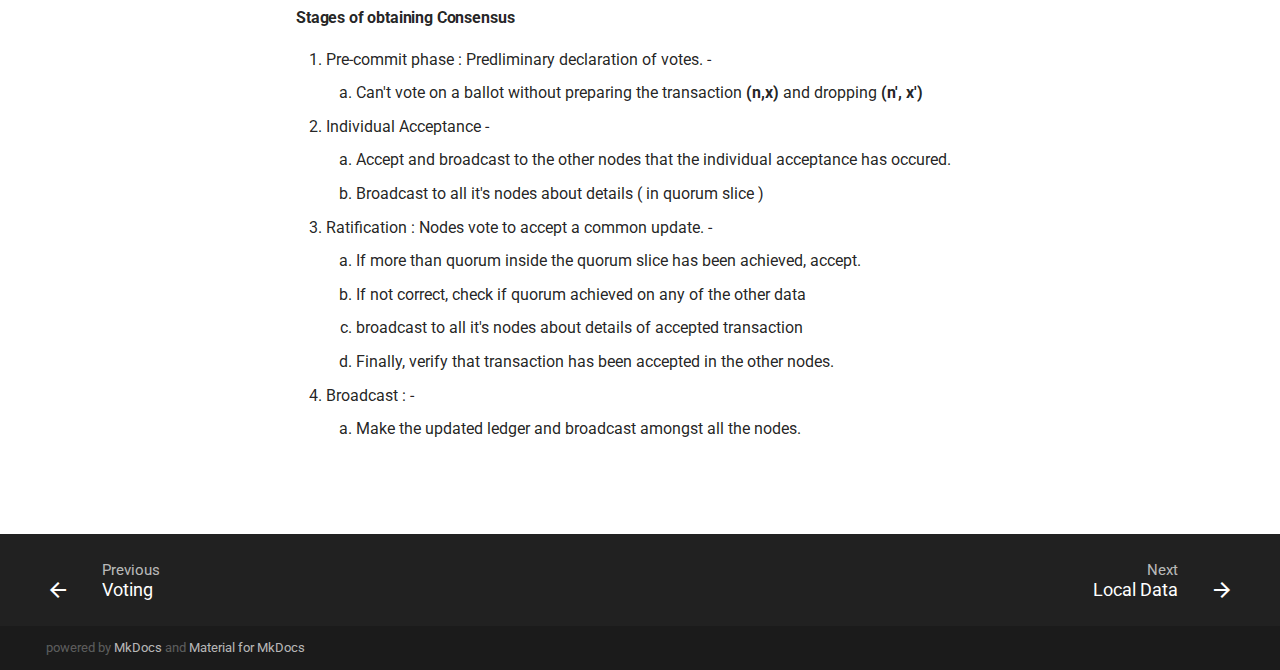
<file: 1_Establishing_Consensus/5_SPEC/index.html>
<!doctype html>
<html lang="en" class="no-js">
  <head>
    
      <meta charset="utf-8">
      <meta name="viewport" content="width=device-width,initial-scale=1">
      <meta http-equiv="x-ua-compatible" content="ie=edge">
      
      
      
      
        <meta name="lang:clipboard.copy" content="Copy to clipboard">
      
        <meta name="lang:clipboard.copied" content="Copied to clipboard">
      
        <meta name="lang:search.language" content="en">
      
        <meta name="lang:search.pipeline.stopwords" content="True">
      
        <meta name="lang:search.pipeline.trimmer" content="True">
      
        <meta name="lang:search.result.none" content="No matching documents">
      
        <meta name="lang:search.result.one" content="1 matching document">
      
        <meta name="lang:search.result.other" content="# matching documents">
      
        <meta name="lang:search.tokenizer" content="[\s\-]+">
      
      <link rel="shortcut icon" href="../../assets/images/favicon.png">
      <meta name="generator" content="mkdocs-1.0.4, mkdocs-material-4.6.0">
    
    
      
        <title>TrstConsensus Spec - TrstWeb Whitepaper</title>
      
    
    
      <link rel="stylesheet" href="../../assets/stylesheets/application.1b62728e.css">
      
      
    
    
      <script src="../../assets/javascripts/modernizr.268332fc.js"></script>
    
    
      
        <link href="https://fonts.gstatic.com" rel="preconnect" crossorigin>
        <link rel="stylesheet" href="https://fonts.googleapis.com/css?family=Roboto:300,400,400i,700%7CRoboto+Mono&display=fallback">
        <style>body,input{font-family:"Roboto","Helvetica Neue",Helvetica,Arial,sans-serif}code,kbd,pre{font-family:"Roboto Mono","Courier New",Courier,monospace}</style>
      
    
    <link rel="stylesheet" href="../../assets/fonts/material-icons.css">
    
    
    
      
    
    
  </head>
  
    <body dir="ltr">
  
    <svg class="md-svg">
      <defs>
        
        
      </defs>
    </svg>
    <input class="md-toggle" data-md-toggle="drawer" type="checkbox" id="__drawer" autocomplete="off">
    <input class="md-toggle" data-md-toggle="search" type="checkbox" id="__search" autocomplete="off">
    <label class="md-overlay" data-md-component="overlay" for="__drawer"></label>
    
      <a href="#trstconsensus-spec" tabindex="1" class="md-skip">
        Skip to content
      </a>
    
    
      <header class="md-header" data-md-component="header">
  <nav class="md-header-nav md-grid">
    <div class="md-flex">
      <div class="md-flex__cell md-flex__cell--shrink">
        <a href="../.." title="TrstWeb Whitepaper" class="md-header-nav__button md-logo">
          
            <i class="md-icon"></i>
          
        </a>
      </div>
      <div class="md-flex__cell md-flex__cell--shrink">
        <label class="md-icon md-icon--menu md-header-nav__button" for="__drawer"></label>
      </div>
      <div class="md-flex__cell md-flex__cell--stretch">
        <div class="md-flex__ellipsis md-header-nav__title" data-md-component="title">
          
            <span class="md-header-nav__topic">
              TrstWeb Whitepaper
            </span>
            <span class="md-header-nav__topic">
              
                TrstConsensus Spec
              
            </span>
          
        </div>
      </div>
      <div class="md-flex__cell md-flex__cell--shrink">
        
          <label class="md-icon md-icon--search md-header-nav__button" for="__search"></label>
          
<div class="md-search" data-md-component="search" role="dialog">
  <label class="md-search__overlay" for="__search"></label>
  <div class="md-search__inner" role="search">
    <form class="md-search__form" name="search">
      <input type="text" class="md-search__input" name="query" placeholder="Search" autocapitalize="off" autocorrect="off" autocomplete="off" spellcheck="false" data-md-component="query" data-md-state="active">
      <label class="md-icon md-search__icon" for="__search"></label>
      <button type="reset" class="md-icon md-search__icon" data-md-component="reset" tabindex="-1">
        &#xE5CD;
      </button>
    </form>
    <div class="md-search__output">
      <div class="md-search__scrollwrap" data-md-scrollfix>
        <div class="md-search-result" data-md-component="result">
          <div class="md-search-result__meta">
            Type to start searching
          </div>
          <ol class="md-search-result__list"></ol>
        </div>
      </div>
    </div>
  </div>
</div>
        
      </div>
      
    </div>
  </nav>
</header>
    
    <div class="md-container">
      
        
      
      
      <main class="md-main" role="main">
        <div class="md-main__inner md-grid" data-md-component="container">
          
            
              <div class="md-sidebar md-sidebar--primary" data-md-component="navigation">
                <div class="md-sidebar__scrollwrap">
                  <div class="md-sidebar__inner">
                    <nav class="md-nav md-nav--primary" data-md-level="0">
  <label class="md-nav__title md-nav__title--site" for="__drawer">
    <a href="../.." title="TrstWeb Whitepaper" class="md-nav__button md-logo">
      
        <i class="md-icon"></i>
      
    </a>
    TrstWeb Whitepaper
  </label>
  
  <ul class="md-nav__list" data-md-scrollfix>
    
      
      
      


  <li class="md-nav__item">
    <a href="../.." title="Home" class="md-nav__link">
      Home
    </a>
  </li>

    
      
      
      

  


  <li class="md-nav__item md-nav__item--active md-nav__item--nested">
    
      <input class="md-toggle md-nav__toggle" data-md-toggle="nav-2" type="checkbox" id="nav-2" checked>
    
    <label class="md-nav__link" for="nav-2">
      1 Establishing Consensus
    </label>
    <nav class="md-nav" data-md-component="collapsible" data-md-level="1">
      <label class="md-nav__title" for="nav-2">
        1 Establishing Consensus
      </label>
      <ul class="md-nav__list" data-md-scrollfix>
        
        
          
          
          


  <li class="md-nav__item">
    <a href="../1_TrstWeb-as-a-distributed-system/" title="The TrstWeb as a Distributed System" class="md-nav__link">
      The TrstWeb as a Distributed System
    </a>
  </li>

        
          
          
          


  <li class="md-nav__item">
    <a href="../2_Consensus_Protocol/" title="Understading Consensus" class="md-nav__link">
      Understading Consensus
    </a>
  </li>

        
          
          
          


  <li class="md-nav__item">
    <a href="../3_Flexible Trust/" title="Flexible Trust" class="md-nav__link">
      Flexible Trust
    </a>
  </li>

        
          
          
          


  <li class="md-nav__item">
    <a href="../4_Voting/" title="Voting" class="md-nav__link">
      Voting
    </a>
  </li>

        
          
          
          

  


  <li class="md-nav__item md-nav__item--active">
    
    <input class="md-toggle md-nav__toggle" data-md-toggle="toc" type="checkbox" id="__toc">
    
      
    
    
      <label class="md-nav__link md-nav__link--active" for="__toc">
        TrstConsensus Spec
      </label>
    
    <a href="./" title="TrstConsensus Spec" class="md-nav__link md-nav__link--active">
      TrstConsensus Spec
    </a>
    
      
<nav class="md-nav md-nav--secondary">
  
  
    
  
  
    <label class="md-nav__title" for="__toc">Table of contents</label>
    <ul class="md-nav__list" data-md-scrollfix>
      
        <li class="md-nav__item">
  <a href="#fault-tolerance" class="md-nav__link">
    Fault Tolerance
  </a>
  
</li>
      
        <li class="md-nav__item">
  <a href="#open-membership" class="md-nav__link">
    Open Membership
  </a>
  
</li>
      
        <li class="md-nav__item">
  <a href="#safety-and-liveness-guarantees" class="md-nav__link">
    Safety and Liveness Guarantees
  </a>
  
</li>
      
        <li class="md-nav__item">
  <a href="#combining-with-leader-election" class="md-nav__link">
    Combining with Leader Election
  </a>
  
</li>
      
        <li class="md-nav__item">
  <a href="#stages-of-obtaining-consensus" class="md-nav__link">
    Stages of obtaining Consensus
  </a>
  
</li>
      
      
      
      
      
    </ul>
  
</nav>
    
  </li>

        
      </ul>
    </nav>
  </li>

    
      
      
      


  <li class="md-nav__item md-nav__item--nested">
    
      <input class="md-toggle md-nav__toggle" data-md-toggle="nav-3" type="checkbox" id="nav-3">
    
    <label class="md-nav__link" for="nav-3">
      2 Secure Data
    </label>
    <nav class="md-nav" data-md-component="collapsible" data-md-level="1">
      <label class="md-nav__title" for="nav-3">
        2 Secure Data
      </label>
      <ul class="md-nav__list" data-md-scrollfix>
        
        
          
          
          


  <li class="md-nav__item">
    <a href="../../2_Secure Data/Data/" title="Local Data" class="md-nav__link">
      Local Data
    </a>
  </li>

        
          
          
          


  <li class="md-nav__item">
    <a href="../../2_Secure Data/Digital_Security/" title="Verifying Authenticity" class="md-nav__link">
      Verifying Authenticity
    </a>
  </li>

        
          
          
          


  <li class="md-nav__item">
    <a href="../../2_Secure Data/Merkle_Trees/" title="Merkle Trees" class="md-nav__link">
      Merkle Trees
    </a>
  </li>

        
          
          
          


  <li class="md-nav__item">
    <a href="../../2_Secure Data/OffChainData/" title="OffChainData" class="md-nav__link">
      OffChainData
    </a>
  </li>

        
      </ul>
    </nav>
  </li>

    
      
      
      


  <li class="md-nav__item md-nav__item--nested">
    
      <input class="md-toggle md-nav__toggle" data-md-toggle="nav-4" type="checkbox" id="nav-4">
    
    <label class="md-nav__link" for="nav-4">
      3 Accessible Compute Infrastructure
    </label>
    <nav class="md-nav" data-md-component="collapsible" data-md-level="1">
      <label class="md-nav__title" for="nav-4">
        3 Accessible Compute Infrastructure
      </label>
      <ul class="md-nav__list" data-md-scrollfix>
        
        
          
          
          


  <li class="md-nav__item">
    <a href="../../3_Accessible_Compute_Infrastructure/5_ParallelCompute/" title="Compute Middleware" class="md-nav__link">
      Compute Middleware
    </a>
  </li>

        
      </ul>
    </nav>
  </li>

    
      
      
      


  <li class="md-nav__item md-nav__item--nested">
    
      <input class="md-toggle md-nav__toggle" data-md-toggle="nav-5" type="checkbox" id="nav-5">
    
    <label class="md-nav__link" for="nav-5">
      4 TrstApps
    </label>
    <nav class="md-nav" data-md-component="collapsible" data-md-level="1">
      <label class="md-nav__title" for="nav-5">
        4 TrstApps
      </label>
      <ul class="md-nav__list" data-md-scrollfix>
        
        
          
          
          


  <li class="md-nav__item">
    <a href="../../4_TrstApps/3_Apps/" title="Verifiable and Non-Censorable Applications" class="md-nav__link">
      Verifiable and Non-Censorable Applications
    </a>
  </li>

        
      </ul>
    </nav>
  </li>

    
      
      
      


  <li class="md-nav__item md-nav__item--nested">
    
      <input class="md-toggle md-nav__toggle" data-md-toggle="nav-6" type="checkbox" id="nav-6">
    
    <label class="md-nav__link" for="nav-6">
      5 Philosophy
    </label>
    <nav class="md-nav" data-md-component="collapsible" data-md-level="1">
      <label class="md-nav__title" for="nav-6">
        5 Philosophy
      </label>
      <ul class="md-nav__list" data-md-scrollfix>
        
        
          
          
          


  <li class="md-nav__item">
    <a href="../../5_Philosophy/0_Philosophy/" title="Philosophy of our Design Decisions" class="md-nav__link">
      Philosophy of our Design Decisions
    </a>
  </li>

        
      </ul>
    </nav>
  </li>

    
      
      
      


  <li class="md-nav__item md-nav__item--nested">
    
      <input class="md-toggle md-nav__toggle" data-md-toggle="nav-7" type="checkbox" id="nav-7">
    
    <label class="md-nav__link" for="nav-7">
      Previous Works and Citations
    </label>
    <nav class="md-nav" data-md-component="collapsible" data-md-level="1">
      <label class="md-nav__title" for="nav-7">
        Previous Works and Citations
      </label>
      <ul class="md-nav__list" data-md-scrollfix>
        
        
          
          
          


  <li class="md-nav__item">
    <a href="../../Previous Works and Citations/9_citations/" title="Citations" class="md-nav__link">
      Citations
    </a>
  </li>

        
      </ul>
    </nav>
  </li>

    
  </ul>
</nav>
                  </div>
                </div>
              </div>
            
            
              <div class="md-sidebar md-sidebar--secondary" data-md-component="toc">
                <div class="md-sidebar__scrollwrap">
                  <div class="md-sidebar__inner">
                    
<nav class="md-nav md-nav--secondary">
  
  
    
  
  
    <label class="md-nav__title" for="__toc">Table of contents</label>
    <ul class="md-nav__list" data-md-scrollfix>
      
        <li class="md-nav__item">
  <a href="#fault-tolerance" class="md-nav__link">
    Fault Tolerance
  </a>
  
</li>
      
        <li class="md-nav__item">
  <a href="#open-membership" class="md-nav__link">
    Open Membership
  </a>
  
</li>
      
        <li class="md-nav__item">
  <a href="#safety-and-liveness-guarantees" class="md-nav__link">
    Safety and Liveness Guarantees
  </a>
  
</li>
      
        <li class="md-nav__item">
  <a href="#combining-with-leader-election" class="md-nav__link">
    Combining with Leader Election
  </a>
  
</li>
      
        <li class="md-nav__item">
  <a href="#stages-of-obtaining-consensus" class="md-nav__link">
    Stages of obtaining Consensus
  </a>
  
</li>
      
      
      
      
      
    </ul>
  
</nav>
                  </div>
                </div>
              </div>
            
          
          <div class="md-content">
            <article class="md-content__inner md-typeset">
              
                
                
                <h1 id="trstconsensus-spec">TrstConsensus Spec</h1>
<h4 id="fault-tolerance">Fault Tolerance</h4>
<p>Since our protocol ensures Byzatine Agreement, it solves the consensus problem for a system of N nodes, where we can say N = 3f + 1, for any positive integer f, therefore guaranteeing safety and liveness, as long as at the maxiumum, the f nodes are faulty.
<br><br></p>
<h4 id="open-membership">Open Membership</h4>
<p>FBA is special because it works with an open membership, meaning different nodes can have completely different ideas about which nodes they trust, and what their quorum needs. This closely represents human systems of trust, and was therefore chosen.</p>
<p>A quorum has to be a non-empty set of nodes that contain atleast one quorum slice for each of the non-faulty nodes.</p>
<p><img src="../../img/NodeStructure.png">
<br><br></p>
<h4 id="safety-and-liveness-guarantees">Safety and Liveness Guarantees</h4>
<p>If all of the nodes choose the same quorum slice, then FBA is just Byzatine Agreement, as a mechanism that ensures agreement amongst all the non-faulty nodes in the system. When the nodes each choose their own quorum slices, safety may only be guaranteed for a subset of them. Safety is dependent on quorum overlap, but is now an individual property instead of a system-wide property. A FBA system can only guarantee agreement between two different nodes in the system, in case every quorum containing node 1 and every quorum containing node 2, intersect for atleast one non-faulty node.</p>
<p>FBA also guarantees liveness under eventual synchrony for sets of nodes, where where safety is guaranteed.</p>
<p><br><br></p>
<h4 id="combining-with-leader-election">Combining with Leader Election</h4>
<p>On top of the federated voting, that has been described in the previous set of sections too, there exists a leader election system, such that the system can narrow down on a few or one suggestion to the replicated state machine. Without this, every node may suggest a different value for the slot, and because of our liveness guarantees, the nodes will keep moving to the next round, however making very little practical progress by agreeing to decisions. On the other hand, Federated Voting confirms a nominated change, by the leaders chosen by the leader election, with reasonable confidence that nodes for which security is guaranteed will never confirm contradictory statements.</p>
<p><br></p>
<p><br></p>
<h4 id="stages-of-obtaining-consensus">Stages of obtaining Consensus</h4>
<ol>
<li>
<p>Pre-commit phase : Predliminary declaration of votes.
  -</p>
<ol>
<li>Can&#39;t vote on a ballot without preparing the transaction <strong>(n,x)</strong> and dropping <strong>(n&#39;, x&#39;)</strong></li>
</ol>
</li>
<li>
<p>Individual Acceptance
  -</p>
<ol>
<li>Accept and broadcast to the other nodes that the individual acceptance has occured.</li>
<li>Broadcast to all it&#39;s nodes about details ( in quorum slice )</li>
</ol>
</li>
<li>
<p>Ratification : Nodes vote to accept a common update.
  -</p>
<ol>
<li>If more than quorum inside the quorum slice has been achieved, accept.</li>
<li>If not correct, check if quorum achieved on any of the other data</li>
<li>broadcast to all it&#39;s nodes about details of accepted transaction</li>
<li>Finally, verify that transaction has been accepted in the other nodes.</li>
</ol>
</li>
<li>Broadcast :
  -<ol>
<li>Make the updated ledger and broadcast amongst all the nodes.</li>
</ol>
</li>
</ol>
<p><br>
<br></p>
                
                  
                
                
              
              
                


              
            </article>
          </div>
        </div>
      </main>
      
        
<footer class="md-footer">
  
    <div class="md-footer-nav">
      <nav class="md-footer-nav__inner md-grid">
        
          <a href="../4_Voting/" title="Voting" class="md-flex md-footer-nav__link md-footer-nav__link--prev" rel="prev">
            <div class="md-flex__cell md-flex__cell--shrink">
              <i class="md-icon md-icon--arrow-back md-footer-nav__button"></i>
            </div>
            <div class="md-flex__cell md-flex__cell--stretch md-footer-nav__title">
              <span class="md-flex__ellipsis">
                <span class="md-footer-nav__direction">
                  Previous
                </span>
                Voting
              </span>
            </div>
          </a>
        
        
          <a href="../../2_Secure Data/Data/" title="Local Data" class="md-flex md-footer-nav__link md-footer-nav__link--next" rel="next">
            <div class="md-flex__cell md-flex__cell--stretch md-footer-nav__title">
              <span class="md-flex__ellipsis">
                <span class="md-footer-nav__direction">
                  Next
                </span>
                Local Data
              </span>
            </div>
            <div class="md-flex__cell md-flex__cell--shrink">
              <i class="md-icon md-icon--arrow-forward md-footer-nav__button"></i>
            </div>
          </a>
        
      </nav>
    </div>
  
  <div class="md-footer-meta md-typeset">
    <div class="md-footer-meta__inner md-grid">
      <div class="md-footer-copyright">
        
        powered by
        <a href="https://www.mkdocs.org">MkDocs</a>
        and
        <a href="https://squidfunk.github.io/mkdocs-material/">
          Material for MkDocs</a>
      </div>
      
    </div>
  </div>
</footer>
      
    </div>
    
      <script src="../../assets/javascripts/application.808e90bb.js"></script>
      
      <script>app.initialize({version:"1.0.4",url:{base:"../.."}})</script>
      
    
  </body>
</html>
</file>
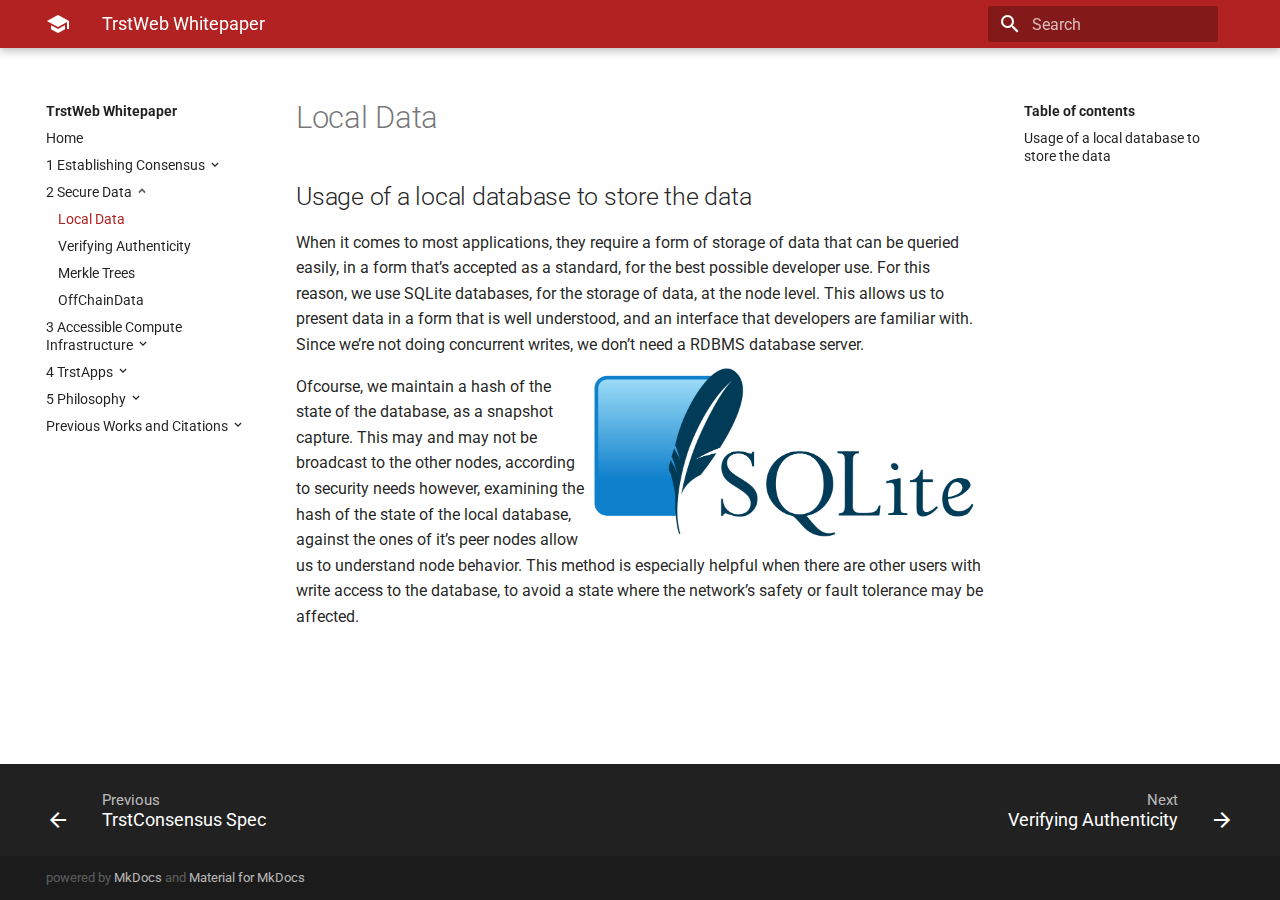
<file: 2_Secure Data/Data/index.html>
<!doctype html>
<html lang="en" class="no-js">
  <head>
    
      <meta charset="utf-8">
      <meta name="viewport" content="width=device-width,initial-scale=1">
      <meta http-equiv="x-ua-compatible" content="ie=edge">
      
      
      
      
        <meta name="lang:clipboard.copy" content="Copy to clipboard">
      
        <meta name="lang:clipboard.copied" content="Copied to clipboard">
      
        <meta name="lang:search.language" content="en">
      
        <meta name="lang:search.pipeline.stopwords" content="True">
      
        <meta name="lang:search.pipeline.trimmer" content="True">
      
        <meta name="lang:search.result.none" content="No matching documents">
      
        <meta name="lang:search.result.one" content="1 matching document">
      
        <meta name="lang:search.result.other" content="# matching documents">
      
        <meta name="lang:search.tokenizer" content="[\s\-]+">
      
      <link rel="shortcut icon" href="../../assets/images/favicon.png">
      <meta name="generator" content="mkdocs-1.0.4, mkdocs-material-4.6.0">
    
    
      
        <title>Local Data - TrstWeb Whitepaper</title>
      
    
    
      <link rel="stylesheet" href="../../assets/stylesheets/application.1b62728e.css">
      
      
    
    
      <script src="../../assets/javascripts/modernizr.268332fc.js"></script>
    
    
      
        <link href="https://fonts.gstatic.com" rel="preconnect" crossorigin>
        <link rel="stylesheet" href="https://fonts.googleapis.com/css?family=Roboto:300,400,400i,700%7CRoboto+Mono&display=fallback">
        <style>body,input{font-family:"Roboto","Helvetica Neue",Helvetica,Arial,sans-serif}code,kbd,pre{font-family:"Roboto Mono","Courier New",Courier,monospace}</style>
      
    
    <link rel="stylesheet" href="../../assets/fonts/material-icons.css">
    
    
    
      
    
    
  </head>
  
    <body dir="ltr">
  
    <svg class="md-svg">
      <defs>
        
        
      </defs>
    </svg>
    <input class="md-toggle" data-md-toggle="drawer" type="checkbox" id="__drawer" autocomplete="off">
    <input class="md-toggle" data-md-toggle="search" type="checkbox" id="__search" autocomplete="off">
    <label class="md-overlay" data-md-component="overlay" for="__drawer"></label>
    
      <a href="#local-data" tabindex="1" class="md-skip">
        Skip to content
      </a>
    
    
      <header class="md-header" data-md-component="header">
  <nav class="md-header-nav md-grid">
    <div class="md-flex">
      <div class="md-flex__cell md-flex__cell--shrink">
        <a href="../.." title="TrstWeb Whitepaper" class="md-header-nav__button md-logo">
          
            <i class="md-icon"></i>
          
        </a>
      </div>
      <div class="md-flex__cell md-flex__cell--shrink">
        <label class="md-icon md-icon--menu md-header-nav__button" for="__drawer"></label>
      </div>
      <div class="md-flex__cell md-flex__cell--stretch">
        <div class="md-flex__ellipsis md-header-nav__title" data-md-component="title">
          
            <span class="md-header-nav__topic">
              TrstWeb Whitepaper
            </span>
            <span class="md-header-nav__topic">
              
                Local Data
              
            </span>
          
        </div>
      </div>
      <div class="md-flex__cell md-flex__cell--shrink">
        
          <label class="md-icon md-icon--search md-header-nav__button" for="__search"></label>
          
<div class="md-search" data-md-component="search" role="dialog">
  <label class="md-search__overlay" for="__search"></label>
  <div class="md-search__inner" role="search">
    <form class="md-search__form" name="search">
      <input type="text" class="md-search__input" name="query" placeholder="Search" autocapitalize="off" autocorrect="off" autocomplete="off" spellcheck="false" data-md-component="query" data-md-state="active">
      <label class="md-icon md-search__icon" for="__search"></label>
      <button type="reset" class="md-icon md-search__icon" data-md-component="reset" tabindex="-1">
        &#xE5CD;
      </button>
    </form>
    <div class="md-search__output">
      <div class="md-search__scrollwrap" data-md-scrollfix>
        <div class="md-search-result" data-md-component="result">
          <div class="md-search-result__meta">
            Type to start searching
          </div>
          <ol class="md-search-result__list"></ol>
        </div>
      </div>
    </div>
  </div>
</div>
        
      </div>
      
    </div>
  </nav>
</header>
    
    <div class="md-container">
      
        
      
      
      <main class="md-main" role="main">
        <div class="md-main__inner md-grid" data-md-component="container">
          
            
              <div class="md-sidebar md-sidebar--primary" data-md-component="navigation">
                <div class="md-sidebar__scrollwrap">
                  <div class="md-sidebar__inner">
                    <nav class="md-nav md-nav--primary" data-md-level="0">
  <label class="md-nav__title md-nav__title--site" for="__drawer">
    <a href="../.." title="TrstWeb Whitepaper" class="md-nav__button md-logo">
      
        <i class="md-icon"></i>
      
    </a>
    TrstWeb Whitepaper
  </label>
  
  <ul class="md-nav__list" data-md-scrollfix>
    
      
      
      


  <li class="md-nav__item">
    <a href="../.." title="Home" class="md-nav__link">
      Home
    </a>
  </li>

    
      
      
      


  <li class="md-nav__item md-nav__item--nested">
    
      <input class="md-toggle md-nav__toggle" data-md-toggle="nav-2" type="checkbox" id="nav-2">
    
    <label class="md-nav__link" for="nav-2">
      1 Establishing Consensus
    </label>
    <nav class="md-nav" data-md-component="collapsible" data-md-level="1">
      <label class="md-nav__title" for="nav-2">
        1 Establishing Consensus
      </label>
      <ul class="md-nav__list" data-md-scrollfix>
        
        
          
          
          


  <li class="md-nav__item">
    <a href="../../1_Establishing_Consensus/1_TrstWeb-as-a-distributed-system/" title="The TrstWeb as a Distributed System" class="md-nav__link">
      The TrstWeb as a Distributed System
    </a>
  </li>

        
          
          
          


  <li class="md-nav__item">
    <a href="../../1_Establishing_Consensus/2_Consensus_Protocol/" title="Understading Consensus" class="md-nav__link">
      Understading Consensus
    </a>
  </li>

        
          
          
          


  <li class="md-nav__item">
    <a href="../../1_Establishing_Consensus/3_Flexible Trust/" title="Flexible Trust" class="md-nav__link">
      Flexible Trust
    </a>
  </li>

        
          
          
          


  <li class="md-nav__item">
    <a href="../../1_Establishing_Consensus/4_Voting/" title="Voting" class="md-nav__link">
      Voting
    </a>
  </li>

        
          
          
          


  <li class="md-nav__item">
    <a href="../../1_Establishing_Consensus/5_SPEC/" title="TrstConsensus Spec" class="md-nav__link">
      TrstConsensus Spec
    </a>
  </li>

        
      </ul>
    </nav>
  </li>

    
      
      
      

  


  <li class="md-nav__item md-nav__item--active md-nav__item--nested">
    
      <input class="md-toggle md-nav__toggle" data-md-toggle="nav-3" type="checkbox" id="nav-3" checked>
    
    <label class="md-nav__link" for="nav-3">
      2 Secure Data
    </label>
    <nav class="md-nav" data-md-component="collapsible" data-md-level="1">
      <label class="md-nav__title" for="nav-3">
        2 Secure Data
      </label>
      <ul class="md-nav__list" data-md-scrollfix>
        
        
          
          
          

  


  <li class="md-nav__item md-nav__item--active">
    
    <input class="md-toggle md-nav__toggle" data-md-toggle="toc" type="checkbox" id="__toc">
    
      
    
    
      <label class="md-nav__link md-nav__link--active" for="__toc">
        Local Data
      </label>
    
    <a href="./" title="Local Data" class="md-nav__link md-nav__link--active">
      Local Data
    </a>
    
      
<nav class="md-nav md-nav--secondary">
  
  
    
  
  
    <label class="md-nav__title" for="__toc">Table of contents</label>
    <ul class="md-nav__list" data-md-scrollfix>
      
        <li class="md-nav__item">
  <a href="#usage-of-a-local-database-to-store-the-data" class="md-nav__link">
    Usage of a local database to store the data
  </a>
  
</li>
      
      
      
      
      
    </ul>
  
</nav>
    
  </li>

        
          
          
          


  <li class="md-nav__item">
    <a href="../Digital_Security/" title="Verifying Authenticity" class="md-nav__link">
      Verifying Authenticity
    </a>
  </li>

        
          
          
          


  <li class="md-nav__item">
    <a href="../Merkle_Trees/" title="Merkle Trees" class="md-nav__link">
      Merkle Trees
    </a>
  </li>

        
          
          
          


  <li class="md-nav__item">
    <a href="../OffChainData/" title="OffChainData" class="md-nav__link">
      OffChainData
    </a>
  </li>

        
      </ul>
    </nav>
  </li>

    
      
      
      


  <li class="md-nav__item md-nav__item--nested">
    
      <input class="md-toggle md-nav__toggle" data-md-toggle="nav-4" type="checkbox" id="nav-4">
    
    <label class="md-nav__link" for="nav-4">
      3 Accessible Compute Infrastructure
    </label>
    <nav class="md-nav" data-md-component="collapsible" data-md-level="1">
      <label class="md-nav__title" for="nav-4">
        3 Accessible Compute Infrastructure
      </label>
      <ul class="md-nav__list" data-md-scrollfix>
        
        
          
          
          


  <li class="md-nav__item">
    <a href="../../3_Accessible_Compute_Infrastructure/5_ParallelCompute/" title="Compute Middleware" class="md-nav__link">
      Compute Middleware
    </a>
  </li>

        
      </ul>
    </nav>
  </li>

    
      
      
      


  <li class="md-nav__item md-nav__item--nested">
    
      <input class="md-toggle md-nav__toggle" data-md-toggle="nav-5" type="checkbox" id="nav-5">
    
    <label class="md-nav__link" for="nav-5">
      4 TrstApps
    </label>
    <nav class="md-nav" data-md-component="collapsible" data-md-level="1">
      <label class="md-nav__title" for="nav-5">
        4 TrstApps
      </label>
      <ul class="md-nav__list" data-md-scrollfix>
        
        
          
          
          


  <li class="md-nav__item">
    <a href="../../4_TrstApps/3_Apps/" title="Verifiable and Non-Censorable Applications" class="md-nav__link">
      Verifiable and Non-Censorable Applications
    </a>
  </li>

        
      </ul>
    </nav>
  </li>

    
      
      
      


  <li class="md-nav__item md-nav__item--nested">
    
      <input class="md-toggle md-nav__toggle" data-md-toggle="nav-6" type="checkbox" id="nav-6">
    
    <label class="md-nav__link" for="nav-6">
      5 Philosophy
    </label>
    <nav class="md-nav" data-md-component="collapsible" data-md-level="1">
      <label class="md-nav__title" for="nav-6">
        5 Philosophy
      </label>
      <ul class="md-nav__list" data-md-scrollfix>
        
        
          
          
          


  <li class="md-nav__item">
    <a href="../../5_Philosophy/0_Philosophy/" title="Philosophy of our Design Decisions" class="md-nav__link">
      Philosophy of our Design Decisions
    </a>
  </li>

        
      </ul>
    </nav>
  </li>

    
      
      
      


  <li class="md-nav__item md-nav__item--nested">
    
      <input class="md-toggle md-nav__toggle" data-md-toggle="nav-7" type="checkbox" id="nav-7">
    
    <label class="md-nav__link" for="nav-7">
      Previous Works and Citations
    </label>
    <nav class="md-nav" data-md-component="collapsible" data-md-level="1">
      <label class="md-nav__title" for="nav-7">
        Previous Works and Citations
      </label>
      <ul class="md-nav__list" data-md-scrollfix>
        
        
          
          
          


  <li class="md-nav__item">
    <a href="../../Previous Works and Citations/9_citations/" title="Citations" class="md-nav__link">
      Citations
    </a>
  </li>

        
      </ul>
    </nav>
  </li>

    
  </ul>
</nav>
                  </div>
                </div>
              </div>
            
            
              <div class="md-sidebar md-sidebar--secondary" data-md-component="toc">
                <div class="md-sidebar__scrollwrap">
                  <div class="md-sidebar__inner">
                    
<nav class="md-nav md-nav--secondary">
  
  
    
  
  
    <label class="md-nav__title" for="__toc">Table of contents</label>
    <ul class="md-nav__list" data-md-scrollfix>
      
        <li class="md-nav__item">
  <a href="#usage-of-a-local-database-to-store-the-data" class="md-nav__link">
    Usage of a local database to store the data
  </a>
  
</li>
      
      
      
      
      
    </ul>
  
</nav>
                  </div>
                </div>
              </div>
            
          
          <div class="md-content">
            <article class="md-content__inner md-typeset">
              
                
                
                <h1 id="local-data">Local Data</h1>
<h2 id="usage-of-a-local-database-to-store-the-data">Usage of a local database to store the data</h2>
<p>When it comes to most applications, they require a form of storage of data that can be queried easily, in a form that’s accepted as a standard, for the best possible developer use. For this reason, we use SQLite databases, for the storage of data, at the node level. This allows us to present data in a form that is well understood, and an interface that developers are familiar with. Since we’re not doing concurrent writes, we don’t need a RDBMS database server.
<img src="../../img/sqlite.png" width=400 align="right"></p>
<p>Ofcourse, we maintain a hash of the state of the database, as a snapshot capture. This may and may not be broadcast to the other nodes, according to security needs however, examining the hash of the state of the local database, against the ones of it’s peer nodes allow us to understand node behavior. This method is especially helpful when there are other users with write access to the database, to avoid a state where the network’s safety or fault tolerance may be affected.</p>
<p><br><br></p>
                
                  
                
                
              
              
                


              
            </article>
          </div>
        </div>
      </main>
      
        
<footer class="md-footer">
  
    <div class="md-footer-nav">
      <nav class="md-footer-nav__inner md-grid">
        
          <a href="../../1_Establishing_Consensus/5_SPEC/" title="TrstConsensus Spec" class="md-flex md-footer-nav__link md-footer-nav__link--prev" rel="prev">
            <div class="md-flex__cell md-flex__cell--shrink">
              <i class="md-icon md-icon--arrow-back md-footer-nav__button"></i>
            </div>
            <div class="md-flex__cell md-flex__cell--stretch md-footer-nav__title">
              <span class="md-flex__ellipsis">
                <span class="md-footer-nav__direction">
                  Previous
                </span>
                TrstConsensus Spec
              </span>
            </div>
          </a>
        
        
          <a href="../Digital_Security/" title="Verifying Authenticity" class="md-flex md-footer-nav__link md-footer-nav__link--next" rel="next">
            <div class="md-flex__cell md-flex__cell--stretch md-footer-nav__title">
              <span class="md-flex__ellipsis">
                <span class="md-footer-nav__direction">
                  Next
                </span>
                Verifying Authenticity
              </span>
            </div>
            <div class="md-flex__cell md-flex__cell--shrink">
              <i class="md-icon md-icon--arrow-forward md-footer-nav__button"></i>
            </div>
          </a>
        
      </nav>
    </div>
  
  <div class="md-footer-meta md-typeset">
    <div class="md-footer-meta__inner md-grid">
      <div class="md-footer-copyright">
        
        powered by
        <a href="https://www.mkdocs.org">MkDocs</a>
        and
        <a href="https://squidfunk.github.io/mkdocs-material/">
          Material for MkDocs</a>
      </div>
      
    </div>
  </div>
</footer>
      
    </div>
    
      <script src="../../assets/javascripts/application.808e90bb.js"></script>
      
      <script>app.initialize({version:"1.0.4",url:{base:"../.."}})</script>
      
    
  </body>
</html>
</file>
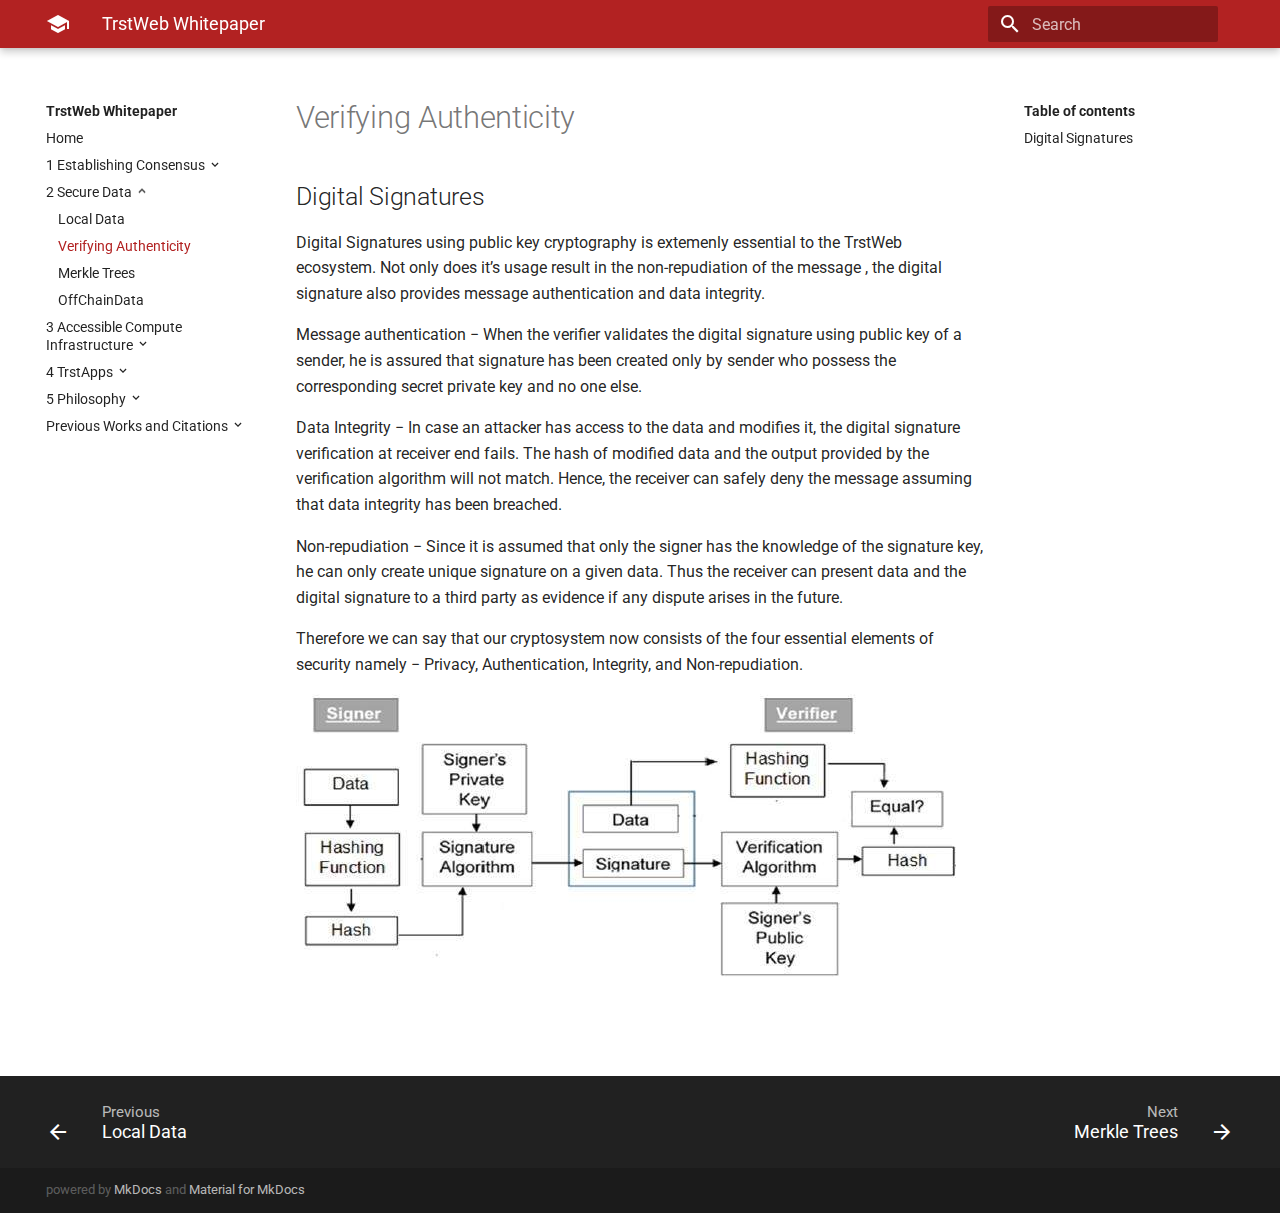
<file: 2_Secure Data/Digital_Security/index.html>
<!doctype html>
<html lang="en" class="no-js">
  <head>
    
      <meta charset="utf-8">
      <meta name="viewport" content="width=device-width,initial-scale=1">
      <meta http-equiv="x-ua-compatible" content="ie=edge">
      
      
      
      
        <meta name="lang:clipboard.copy" content="Copy to clipboard">
      
        <meta name="lang:clipboard.copied" content="Copied to clipboard">
      
        <meta name="lang:search.language" content="en">
      
        <meta name="lang:search.pipeline.stopwords" content="True">
      
        <meta name="lang:search.pipeline.trimmer" content="True">
      
        <meta name="lang:search.result.none" content="No matching documents">
      
        <meta name="lang:search.result.one" content="1 matching document">
      
        <meta name="lang:search.result.other" content="# matching documents">
      
        <meta name="lang:search.tokenizer" content="[\s\-]+">
      
      <link rel="shortcut icon" href="../../assets/images/favicon.png">
      <meta name="generator" content="mkdocs-1.0.4, mkdocs-material-4.6.0">
    
    
      
        <title>Verifying Authenticity - TrstWeb Whitepaper</title>
      
    
    
      <link rel="stylesheet" href="../../assets/stylesheets/application.1b62728e.css">
      
      
    
    
      <script src="../../assets/javascripts/modernizr.268332fc.js"></script>
    
    
      
        <link href="https://fonts.gstatic.com" rel="preconnect" crossorigin>
        <link rel="stylesheet" href="https://fonts.googleapis.com/css?family=Roboto:300,400,400i,700%7CRoboto+Mono&display=fallback">
        <style>body,input{font-family:"Roboto","Helvetica Neue",Helvetica,Arial,sans-serif}code,kbd,pre{font-family:"Roboto Mono","Courier New",Courier,monospace}</style>
      
    
    <link rel="stylesheet" href="../../assets/fonts/material-icons.css">
    
    
    
      
    
    
  </head>
  
    <body dir="ltr">
  
    <svg class="md-svg">
      <defs>
        
        
      </defs>
    </svg>
    <input class="md-toggle" data-md-toggle="drawer" type="checkbox" id="__drawer" autocomplete="off">
    <input class="md-toggle" data-md-toggle="search" type="checkbox" id="__search" autocomplete="off">
    <label class="md-overlay" data-md-component="overlay" for="__drawer"></label>
    
      <a href="#verifying-authenticity" tabindex="1" class="md-skip">
        Skip to content
      </a>
    
    
      <header class="md-header" data-md-component="header">
  <nav class="md-header-nav md-grid">
    <div class="md-flex">
      <div class="md-flex__cell md-flex__cell--shrink">
        <a href="../.." title="TrstWeb Whitepaper" class="md-header-nav__button md-logo">
          
            <i class="md-icon"></i>
          
        </a>
      </div>
      <div class="md-flex__cell md-flex__cell--shrink">
        <label class="md-icon md-icon--menu md-header-nav__button" for="__drawer"></label>
      </div>
      <div class="md-flex__cell md-flex__cell--stretch">
        <div class="md-flex__ellipsis md-header-nav__title" data-md-component="title">
          
            <span class="md-header-nav__topic">
              TrstWeb Whitepaper
            </span>
            <span class="md-header-nav__topic">
              
                Verifying Authenticity
              
            </span>
          
        </div>
      </div>
      <div class="md-flex__cell md-flex__cell--shrink">
        
          <label class="md-icon md-icon--search md-header-nav__button" for="__search"></label>
          
<div class="md-search" data-md-component="search" role="dialog">
  <label class="md-search__overlay" for="__search"></label>
  <div class="md-search__inner" role="search">
    <form class="md-search__form" name="search">
      <input type="text" class="md-search__input" name="query" placeholder="Search" autocapitalize="off" autocorrect="off" autocomplete="off" spellcheck="false" data-md-component="query" data-md-state="active">
      <label class="md-icon md-search__icon" for="__search"></label>
      <button type="reset" class="md-icon md-search__icon" data-md-component="reset" tabindex="-1">
        &#xE5CD;
      </button>
    </form>
    <div class="md-search__output">
      <div class="md-search__scrollwrap" data-md-scrollfix>
        <div class="md-search-result" data-md-component="result">
          <div class="md-search-result__meta">
            Type to start searching
          </div>
          <ol class="md-search-result__list"></ol>
        </div>
      </div>
    </div>
  </div>
</div>
        
      </div>
      
    </div>
  </nav>
</header>
    
    <div class="md-container">
      
        
      
      
      <main class="md-main" role="main">
        <div class="md-main__inner md-grid" data-md-component="container">
          
            
              <div class="md-sidebar md-sidebar--primary" data-md-component="navigation">
                <div class="md-sidebar__scrollwrap">
                  <div class="md-sidebar__inner">
                    <nav class="md-nav md-nav--primary" data-md-level="0">
  <label class="md-nav__title md-nav__title--site" for="__drawer">
    <a href="../.." title="TrstWeb Whitepaper" class="md-nav__button md-logo">
      
        <i class="md-icon"></i>
      
    </a>
    TrstWeb Whitepaper
  </label>
  
  <ul class="md-nav__list" data-md-scrollfix>
    
      
      
      


  <li class="md-nav__item">
    <a href="../.." title="Home" class="md-nav__link">
      Home
    </a>
  </li>

    
      
      
      


  <li class="md-nav__item md-nav__item--nested">
    
      <input class="md-toggle md-nav__toggle" data-md-toggle="nav-2" type="checkbox" id="nav-2">
    
    <label class="md-nav__link" for="nav-2">
      1 Establishing Consensus
    </label>
    <nav class="md-nav" data-md-component="collapsible" data-md-level="1">
      <label class="md-nav__title" for="nav-2">
        1 Establishing Consensus
      </label>
      <ul class="md-nav__list" data-md-scrollfix>
        
        
          
          
          


  <li class="md-nav__item">
    <a href="../../1_Establishing_Consensus/1_TrstWeb-as-a-distributed-system/" title="The TrstWeb as a Distributed System" class="md-nav__link">
      The TrstWeb as a Distributed System
    </a>
  </li>

        
          
          
          


  <li class="md-nav__item">
    <a href="../../1_Establishing_Consensus/2_Consensus_Protocol/" title="Understading Consensus" class="md-nav__link">
      Understading Consensus
    </a>
  </li>

        
          
          
          


  <li class="md-nav__item">
    <a href="../../1_Establishing_Consensus/3_Flexible Trust/" title="Flexible Trust" class="md-nav__link">
      Flexible Trust
    </a>
  </li>

        
          
          
          


  <li class="md-nav__item">
    <a href="../../1_Establishing_Consensus/4_Voting/" title="Voting" class="md-nav__link">
      Voting
    </a>
  </li>

        
          
          
          


  <li class="md-nav__item">
    <a href="../../1_Establishing_Consensus/5_SPEC/" title="TrstConsensus Spec" class="md-nav__link">
      TrstConsensus Spec
    </a>
  </li>

        
      </ul>
    </nav>
  </li>

    
      
      
      

  


  <li class="md-nav__item md-nav__item--active md-nav__item--nested">
    
      <input class="md-toggle md-nav__toggle" data-md-toggle="nav-3" type="checkbox" id="nav-3" checked>
    
    <label class="md-nav__link" for="nav-3">
      2 Secure Data
    </label>
    <nav class="md-nav" data-md-component="collapsible" data-md-level="1">
      <label class="md-nav__title" for="nav-3">
        2 Secure Data
      </label>
      <ul class="md-nav__list" data-md-scrollfix>
        
        
          
          
          


  <li class="md-nav__item">
    <a href="../Data/" title="Local Data" class="md-nav__link">
      Local Data
    </a>
  </li>

        
          
          
          

  


  <li class="md-nav__item md-nav__item--active">
    
    <input class="md-toggle md-nav__toggle" data-md-toggle="toc" type="checkbox" id="__toc">
    
      
    
    
      <label class="md-nav__link md-nav__link--active" for="__toc">
        Verifying Authenticity
      </label>
    
    <a href="./" title="Verifying Authenticity" class="md-nav__link md-nav__link--active">
      Verifying Authenticity
    </a>
    
      
<nav class="md-nav md-nav--secondary">
  
  
    
  
  
    <label class="md-nav__title" for="__toc">Table of contents</label>
    <ul class="md-nav__list" data-md-scrollfix>
      
        <li class="md-nav__item">
  <a href="#digital-signatures" class="md-nav__link">
    Digital Signatures
  </a>
  
</li>
      
      
      
      
      
    </ul>
  
</nav>
    
  </li>

        
          
          
          


  <li class="md-nav__item">
    <a href="../Merkle_Trees/" title="Merkle Trees" class="md-nav__link">
      Merkle Trees
    </a>
  </li>

        
          
          
          


  <li class="md-nav__item">
    <a href="../OffChainData/" title="OffChainData" class="md-nav__link">
      OffChainData
    </a>
  </li>

        
      </ul>
    </nav>
  </li>

    
      
      
      


  <li class="md-nav__item md-nav__item--nested">
    
      <input class="md-toggle md-nav__toggle" data-md-toggle="nav-4" type="checkbox" id="nav-4">
    
    <label class="md-nav__link" for="nav-4">
      3 Accessible Compute Infrastructure
    </label>
    <nav class="md-nav" data-md-component="collapsible" data-md-level="1">
      <label class="md-nav__title" for="nav-4">
        3 Accessible Compute Infrastructure
      </label>
      <ul class="md-nav__list" data-md-scrollfix>
        
        
          
          
          


  <li class="md-nav__item">
    <a href="../../3_Accessible_Compute_Infrastructure/5_ParallelCompute/" title="Compute Middleware" class="md-nav__link">
      Compute Middleware
    </a>
  </li>

        
      </ul>
    </nav>
  </li>

    
      
      
      


  <li class="md-nav__item md-nav__item--nested">
    
      <input class="md-toggle md-nav__toggle" data-md-toggle="nav-5" type="checkbox" id="nav-5">
    
    <label class="md-nav__link" for="nav-5">
      4 TrstApps
    </label>
    <nav class="md-nav" data-md-component="collapsible" data-md-level="1">
      <label class="md-nav__title" for="nav-5">
        4 TrstApps
      </label>
      <ul class="md-nav__list" data-md-scrollfix>
        
        
          
          
          


  <li class="md-nav__item">
    <a href="../../4_TrstApps/3_Apps/" title="Verifiable and Non-Censorable Applications" class="md-nav__link">
      Verifiable and Non-Censorable Applications
    </a>
  </li>

        
      </ul>
    </nav>
  </li>

    
      
      
      


  <li class="md-nav__item md-nav__item--nested">
    
      <input class="md-toggle md-nav__toggle" data-md-toggle="nav-6" type="checkbox" id="nav-6">
    
    <label class="md-nav__link" for="nav-6">
      5 Philosophy
    </label>
    <nav class="md-nav" data-md-component="collapsible" data-md-level="1">
      <label class="md-nav__title" for="nav-6">
        5 Philosophy
      </label>
      <ul class="md-nav__list" data-md-scrollfix>
        
        
          
          
          


  <li class="md-nav__item">
    <a href="../../5_Philosophy/0_Philosophy/" title="Philosophy of our Design Decisions" class="md-nav__link">
      Philosophy of our Design Decisions
    </a>
  </li>

        
      </ul>
    </nav>
  </li>

    
      
      
      


  <li class="md-nav__item md-nav__item--nested">
    
      <input class="md-toggle md-nav__toggle" data-md-toggle="nav-7" type="checkbox" id="nav-7">
    
    <label class="md-nav__link" for="nav-7">
      Previous Works and Citations
    </label>
    <nav class="md-nav" data-md-component="collapsible" data-md-level="1">
      <label class="md-nav__title" for="nav-7">
        Previous Works and Citations
      </label>
      <ul class="md-nav__list" data-md-scrollfix>
        
        
          
          
          


  <li class="md-nav__item">
    <a href="../../Previous Works and Citations/9_citations/" title="Citations" class="md-nav__link">
      Citations
    </a>
  </li>

        
      </ul>
    </nav>
  </li>

    
  </ul>
</nav>
                  </div>
                </div>
              </div>
            
            
              <div class="md-sidebar md-sidebar--secondary" data-md-component="toc">
                <div class="md-sidebar__scrollwrap">
                  <div class="md-sidebar__inner">
                    
<nav class="md-nav md-nav--secondary">
  
  
    
  
  
    <label class="md-nav__title" for="__toc">Table of contents</label>
    <ul class="md-nav__list" data-md-scrollfix>
      
        <li class="md-nav__item">
  <a href="#digital-signatures" class="md-nav__link">
    Digital Signatures
  </a>
  
</li>
      
      
      
      
      
    </ul>
  
</nav>
                  </div>
                </div>
              </div>
            
          
          <div class="md-content">
            <article class="md-content__inner md-typeset">
              
                
                
                <h1 id="verifying-authenticity">Verifying Authenticity</h1>
<h2 id="digital-signatures">Digital Signatures</h2>
<p>Digital Signatures using public key cryptography is extemenly essential to the TrstWeb ecosystem. Not only does it’s usage result in the non-repudiation of the message , the digital signature also provides message authentication and data integrity.</p>
<p>Message authentication − When the verifier validates the digital signature using public key of a sender, he is assured that signature has been created only by sender who possess the corresponding secret private key and no one else.</p>
<p>Data Integrity − In case an attacker has access to the data and modifies it, the digital signature verification at receiver end fails. The hash of modified data and the output provided by the verification algorithm will not match. Hence, the receiver can safely deny the message assuming that data integrity has been breached.</p>
<p>Non-repudiation − Since it is assumed that only the signer has the knowledge of the signature key, he can only create unique signature on a given data. Thus the receiver can present data and the digital signature to a third party as evidence if any dispute arises in the future.</p>
<p>Therefore we can say that our cryptosystem now consists of the four essential elements of security namely − Privacy, Authentication, Integrity, and Non-repudiation.</p>
<p><img src="../../img/DSA.jpg"></p>
<p><br><br></p>
                
                  
                
                
              
              
                


              
            </article>
          </div>
        </div>
      </main>
      
        
<footer class="md-footer">
  
    <div class="md-footer-nav">
      <nav class="md-footer-nav__inner md-grid">
        
          <a href="../Data/" title="Local Data" class="md-flex md-footer-nav__link md-footer-nav__link--prev" rel="prev">
            <div class="md-flex__cell md-flex__cell--shrink">
              <i class="md-icon md-icon--arrow-back md-footer-nav__button"></i>
            </div>
            <div class="md-flex__cell md-flex__cell--stretch md-footer-nav__title">
              <span class="md-flex__ellipsis">
                <span class="md-footer-nav__direction">
                  Previous
                </span>
                Local Data
              </span>
            </div>
          </a>
        
        
          <a href="../Merkle_Trees/" title="Merkle Trees" class="md-flex md-footer-nav__link md-footer-nav__link--next" rel="next">
            <div class="md-flex__cell md-flex__cell--stretch md-footer-nav__title">
              <span class="md-flex__ellipsis">
                <span class="md-footer-nav__direction">
                  Next
                </span>
                Merkle Trees
              </span>
            </div>
            <div class="md-flex__cell md-flex__cell--shrink">
              <i class="md-icon md-icon--arrow-forward md-footer-nav__button"></i>
            </div>
          </a>
        
      </nav>
    </div>
  
  <div class="md-footer-meta md-typeset">
    <div class="md-footer-meta__inner md-grid">
      <div class="md-footer-copyright">
        
        powered by
        <a href="https://www.mkdocs.org">MkDocs</a>
        and
        <a href="https://squidfunk.github.io/mkdocs-material/">
          Material for MkDocs</a>
      </div>
      
    </div>
  </div>
</footer>
      
    </div>
    
      <script src="../../assets/javascripts/application.808e90bb.js"></script>
      
      <script>app.initialize({version:"1.0.4",url:{base:"../.."}})</script>
      
    
  </body>
</html>
</file>
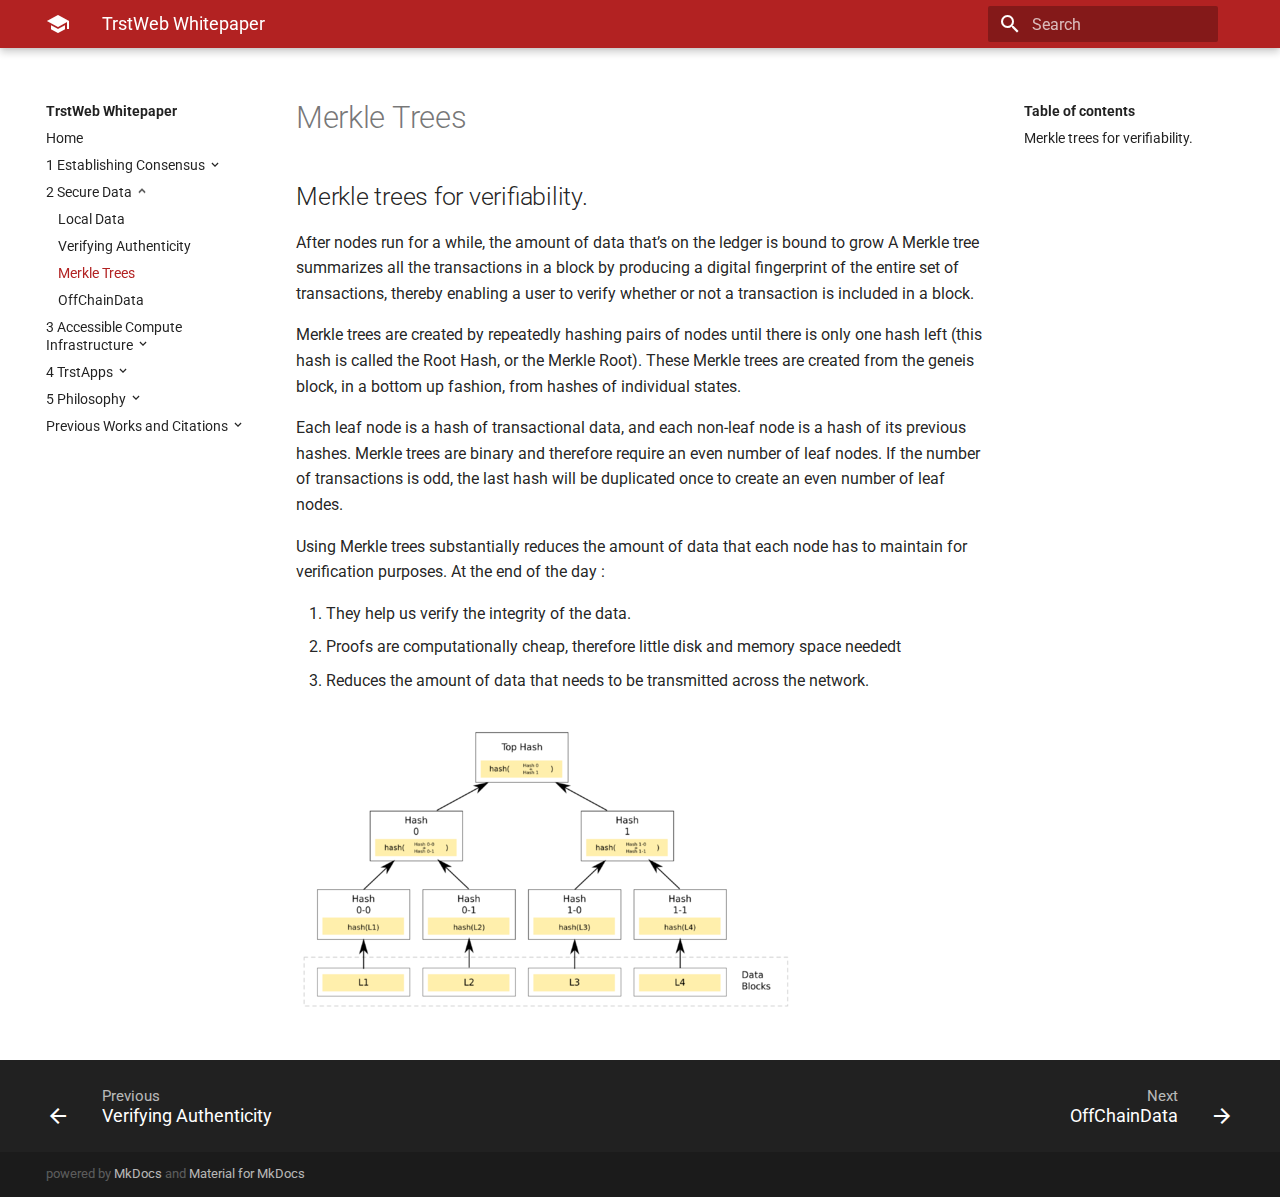
<file: 2_Secure Data/Merkle_Trees/index.html>
<!doctype html>
<html lang="en" class="no-js">
  <head>
    
      <meta charset="utf-8">
      <meta name="viewport" content="width=device-width,initial-scale=1">
      <meta http-equiv="x-ua-compatible" content="ie=edge">
      
      
      
      
        <meta name="lang:clipboard.copy" content="Copy to clipboard">
      
        <meta name="lang:clipboard.copied" content="Copied to clipboard">
      
        <meta name="lang:search.language" content="en">
      
        <meta name="lang:search.pipeline.stopwords" content="True">
      
        <meta name="lang:search.pipeline.trimmer" content="True">
      
        <meta name="lang:search.result.none" content="No matching documents">
      
        <meta name="lang:search.result.one" content="1 matching document">
      
        <meta name="lang:search.result.other" content="# matching documents">
      
        <meta name="lang:search.tokenizer" content="[\s\-]+">
      
      <link rel="shortcut icon" href="../../assets/images/favicon.png">
      <meta name="generator" content="mkdocs-1.0.4, mkdocs-material-4.6.0">
    
    
      
        <title>Merkle Trees - TrstWeb Whitepaper</title>
      
    
    
      <link rel="stylesheet" href="../../assets/stylesheets/application.1b62728e.css">
      
      
    
    
      <script src="../../assets/javascripts/modernizr.268332fc.js"></script>
    
    
      
        <link href="https://fonts.gstatic.com" rel="preconnect" crossorigin>
        <link rel="stylesheet" href="https://fonts.googleapis.com/css?family=Roboto:300,400,400i,700%7CRoboto+Mono&display=fallback">
        <style>body,input{font-family:"Roboto","Helvetica Neue",Helvetica,Arial,sans-serif}code,kbd,pre{font-family:"Roboto Mono","Courier New",Courier,monospace}</style>
      
    
    <link rel="stylesheet" href="../../assets/fonts/material-icons.css">
    
    
    
      
    
    
  </head>
  
    <body dir="ltr">
  
    <svg class="md-svg">
      <defs>
        
        
      </defs>
    </svg>
    <input class="md-toggle" data-md-toggle="drawer" type="checkbox" id="__drawer" autocomplete="off">
    <input class="md-toggle" data-md-toggle="search" type="checkbox" id="__search" autocomplete="off">
    <label class="md-overlay" data-md-component="overlay" for="__drawer"></label>
    
      <a href="#merkle-trees" tabindex="1" class="md-skip">
        Skip to content
      </a>
    
    
      <header class="md-header" data-md-component="header">
  <nav class="md-header-nav md-grid">
    <div class="md-flex">
      <div class="md-flex__cell md-flex__cell--shrink">
        <a href="../.." title="TrstWeb Whitepaper" class="md-header-nav__button md-logo">
          
            <i class="md-icon"></i>
          
        </a>
      </div>
      <div class="md-flex__cell md-flex__cell--shrink">
        <label class="md-icon md-icon--menu md-header-nav__button" for="__drawer"></label>
      </div>
      <div class="md-flex__cell md-flex__cell--stretch">
        <div class="md-flex__ellipsis md-header-nav__title" data-md-component="title">
          
            <span class="md-header-nav__topic">
              TrstWeb Whitepaper
            </span>
            <span class="md-header-nav__topic">
              
                Merkle Trees
              
            </span>
          
        </div>
      </div>
      <div class="md-flex__cell md-flex__cell--shrink">
        
          <label class="md-icon md-icon--search md-header-nav__button" for="__search"></label>
          
<div class="md-search" data-md-component="search" role="dialog">
  <label class="md-search__overlay" for="__search"></label>
  <div class="md-search__inner" role="search">
    <form class="md-search__form" name="search">
      <input type="text" class="md-search__input" name="query" placeholder="Search" autocapitalize="off" autocorrect="off" autocomplete="off" spellcheck="false" data-md-component="query" data-md-state="active">
      <label class="md-icon md-search__icon" for="__search"></label>
      <button type="reset" class="md-icon md-search__icon" data-md-component="reset" tabindex="-1">
        &#xE5CD;
      </button>
    </form>
    <div class="md-search__output">
      <div class="md-search__scrollwrap" data-md-scrollfix>
        <div class="md-search-result" data-md-component="result">
          <div class="md-search-result__meta">
            Type to start searching
          </div>
          <ol class="md-search-result__list"></ol>
        </div>
      </div>
    </div>
  </div>
</div>
        
      </div>
      
    </div>
  </nav>
</header>
    
    <div class="md-container">
      
        
      
      
      <main class="md-main" role="main">
        <div class="md-main__inner md-grid" data-md-component="container">
          
            
              <div class="md-sidebar md-sidebar--primary" data-md-component="navigation">
                <div class="md-sidebar__scrollwrap">
                  <div class="md-sidebar__inner">
                    <nav class="md-nav md-nav--primary" data-md-level="0">
  <label class="md-nav__title md-nav__title--site" for="__drawer">
    <a href="../.." title="TrstWeb Whitepaper" class="md-nav__button md-logo">
      
        <i class="md-icon"></i>
      
    </a>
    TrstWeb Whitepaper
  </label>
  
  <ul class="md-nav__list" data-md-scrollfix>
    
      
      
      


  <li class="md-nav__item">
    <a href="../.." title="Home" class="md-nav__link">
      Home
    </a>
  </li>

    
      
      
      


  <li class="md-nav__item md-nav__item--nested">
    
      <input class="md-toggle md-nav__toggle" data-md-toggle="nav-2" type="checkbox" id="nav-2">
    
    <label class="md-nav__link" for="nav-2">
      1 Establishing Consensus
    </label>
    <nav class="md-nav" data-md-component="collapsible" data-md-level="1">
      <label class="md-nav__title" for="nav-2">
        1 Establishing Consensus
      </label>
      <ul class="md-nav__list" data-md-scrollfix>
        
        
          
          
          


  <li class="md-nav__item">
    <a href="../../1_Establishing_Consensus/1_TrstWeb-as-a-distributed-system/" title="The TrstWeb as a Distributed System" class="md-nav__link">
      The TrstWeb as a Distributed System
    </a>
  </li>

        
          
          
          


  <li class="md-nav__item">
    <a href="../../1_Establishing_Consensus/2_Consensus_Protocol/" title="Understading Consensus" class="md-nav__link">
      Understading Consensus
    </a>
  </li>

        
          
          
          


  <li class="md-nav__item">
    <a href="../../1_Establishing_Consensus/3_Flexible Trust/" title="Flexible Trust" class="md-nav__link">
      Flexible Trust
    </a>
  </li>

        
          
          
          


  <li class="md-nav__item">
    <a href="../../1_Establishing_Consensus/4_Voting/" title="Voting" class="md-nav__link">
      Voting
    </a>
  </li>

        
          
          
          


  <li class="md-nav__item">
    <a href="../../1_Establishing_Consensus/5_SPEC/" title="TrstConsensus Spec" class="md-nav__link">
      TrstConsensus Spec
    </a>
  </li>

        
      </ul>
    </nav>
  </li>

    
      
      
      

  


  <li class="md-nav__item md-nav__item--active md-nav__item--nested">
    
      <input class="md-toggle md-nav__toggle" data-md-toggle="nav-3" type="checkbox" id="nav-3" checked>
    
    <label class="md-nav__link" for="nav-3">
      2 Secure Data
    </label>
    <nav class="md-nav" data-md-component="collapsible" data-md-level="1">
      <label class="md-nav__title" for="nav-3">
        2 Secure Data
      </label>
      <ul class="md-nav__list" data-md-scrollfix>
        
        
          
          
          


  <li class="md-nav__item">
    <a href="../Data/" title="Local Data" class="md-nav__link">
      Local Data
    </a>
  </li>

        
          
          
          


  <li class="md-nav__item">
    <a href="../Digital_Security/" title="Verifying Authenticity" class="md-nav__link">
      Verifying Authenticity
    </a>
  </li>

        
          
          
          

  


  <li class="md-nav__item md-nav__item--active">
    
    <input class="md-toggle md-nav__toggle" data-md-toggle="toc" type="checkbox" id="__toc">
    
      
    
    
      <label class="md-nav__link md-nav__link--active" for="__toc">
        Merkle Trees
      </label>
    
    <a href="./" title="Merkle Trees" class="md-nav__link md-nav__link--active">
      Merkle Trees
    </a>
    
      
<nav class="md-nav md-nav--secondary">
  
  
    
  
  
    <label class="md-nav__title" for="__toc">Table of contents</label>
    <ul class="md-nav__list" data-md-scrollfix>
      
        <li class="md-nav__item">
  <a href="#merkle-trees-for-verifiability" class="md-nav__link">
    Merkle trees for verifiability.
  </a>
  
</li>
      
      
      
      
      
    </ul>
  
</nav>
    
  </li>

        
          
          
          


  <li class="md-nav__item">
    <a href="../OffChainData/" title="OffChainData" class="md-nav__link">
      OffChainData
    </a>
  </li>

        
      </ul>
    </nav>
  </li>

    
      
      
      


  <li class="md-nav__item md-nav__item--nested">
    
      <input class="md-toggle md-nav__toggle" data-md-toggle="nav-4" type="checkbox" id="nav-4">
    
    <label class="md-nav__link" for="nav-4">
      3 Accessible Compute Infrastructure
    </label>
    <nav class="md-nav" data-md-component="collapsible" data-md-level="1">
      <label class="md-nav__title" for="nav-4">
        3 Accessible Compute Infrastructure
      </label>
      <ul class="md-nav__list" data-md-scrollfix>
        
        
          
          
          


  <li class="md-nav__item">
    <a href="../../3_Accessible_Compute_Infrastructure/5_ParallelCompute/" title="Compute Middleware" class="md-nav__link">
      Compute Middleware
    </a>
  </li>

        
      </ul>
    </nav>
  </li>

    
      
      
      


  <li class="md-nav__item md-nav__item--nested">
    
      <input class="md-toggle md-nav__toggle" data-md-toggle="nav-5" type="checkbox" id="nav-5">
    
    <label class="md-nav__link" for="nav-5">
      4 TrstApps
    </label>
    <nav class="md-nav" data-md-component="collapsible" data-md-level="1">
      <label class="md-nav__title" for="nav-5">
        4 TrstApps
      </label>
      <ul class="md-nav__list" data-md-scrollfix>
        
        
          
          
          


  <li class="md-nav__item">
    <a href="../../4_TrstApps/3_Apps/" title="Verifiable and Non-Censorable Applications" class="md-nav__link">
      Verifiable and Non-Censorable Applications
    </a>
  </li>

        
      </ul>
    </nav>
  </li>

    
      
      
      


  <li class="md-nav__item md-nav__item--nested">
    
      <input class="md-toggle md-nav__toggle" data-md-toggle="nav-6" type="checkbox" id="nav-6">
    
    <label class="md-nav__link" for="nav-6">
      5 Philosophy
    </label>
    <nav class="md-nav" data-md-component="collapsible" data-md-level="1">
      <label class="md-nav__title" for="nav-6">
        5 Philosophy
      </label>
      <ul class="md-nav__list" data-md-scrollfix>
        
        
          
          
          


  <li class="md-nav__item">
    <a href="../../5_Philosophy/0_Philosophy/" title="Philosophy of our Design Decisions" class="md-nav__link">
      Philosophy of our Design Decisions
    </a>
  </li>

        
      </ul>
    </nav>
  </li>

    
      
      
      


  <li class="md-nav__item md-nav__item--nested">
    
      <input class="md-toggle md-nav__toggle" data-md-toggle="nav-7" type="checkbox" id="nav-7">
    
    <label class="md-nav__link" for="nav-7">
      Previous Works and Citations
    </label>
    <nav class="md-nav" data-md-component="collapsible" data-md-level="1">
      <label class="md-nav__title" for="nav-7">
        Previous Works and Citations
      </label>
      <ul class="md-nav__list" data-md-scrollfix>
        
        
          
          
          


  <li class="md-nav__item">
    <a href="../../Previous Works and Citations/9_citations/" title="Citations" class="md-nav__link">
      Citations
    </a>
  </li>

        
      </ul>
    </nav>
  </li>

    
  </ul>
</nav>
                  </div>
                </div>
              </div>
            
            
              <div class="md-sidebar md-sidebar--secondary" data-md-component="toc">
                <div class="md-sidebar__scrollwrap">
                  <div class="md-sidebar__inner">
                    
<nav class="md-nav md-nav--secondary">
  
  
    
  
  
    <label class="md-nav__title" for="__toc">Table of contents</label>
    <ul class="md-nav__list" data-md-scrollfix>
      
        <li class="md-nav__item">
  <a href="#merkle-trees-for-verifiability" class="md-nav__link">
    Merkle trees for verifiability.
  </a>
  
</li>
      
      
      
      
      
    </ul>
  
</nav>
                  </div>
                </div>
              </div>
            
          
          <div class="md-content">
            <article class="md-content__inner md-typeset">
              
                
                
                <h1 id="merkle-trees">Merkle Trees</h1>
<h2 id="merkle-trees-for-verifiability">Merkle trees for verifiability.</h2>
<p>After nodes run for a while, the amount of data that’s on the ledger is bound to grow A Merkle tree summarizes all the transactions in a block by producing a digital fingerprint of the entire set of transactions, thereby enabling a user to verify whether or not a transaction is included in a block.</p>
<p>Merkle trees are created by repeatedly hashing pairs of nodes until there is only one hash left (this hash is called the Root Hash, or the Merkle Root). These Merkle trees are created from the geneis block, in a bottom up fashion, from hashes of individual states.</p>
<p>Each leaf node is a hash of transactional data, and each non-leaf node is a hash of its previous hashes. Merkle trees are binary and therefore require an even number of leaf nodes. If the number of transactions is odd, the last hash will be duplicated once to create an even number of leaf nodes.</p>
<p>Using Merkle trees substantially reduces the amount of data that each node has to maintain for verification purposes. At the end of the day :</p>
<ol>
<li>They help us verify the integrity of the data.</li>
<li>Proofs are computationally cheap, therefore little disk and memory space neededt</li>
<li>Reduces the amount of data that needs to be transmitted across the network.</li>
</ol>
<p><img src="../../img/MerkleTrees.png"
<br><br></p>
                
                  
                
                
              
              
                


              
            </article>
          </div>
        </div>
      </main>
      
        
<footer class="md-footer">
  
    <div class="md-footer-nav">
      <nav class="md-footer-nav__inner md-grid">
        
          <a href="../Digital_Security/" title="Verifying Authenticity" class="md-flex md-footer-nav__link md-footer-nav__link--prev" rel="prev">
            <div class="md-flex__cell md-flex__cell--shrink">
              <i class="md-icon md-icon--arrow-back md-footer-nav__button"></i>
            </div>
            <div class="md-flex__cell md-flex__cell--stretch md-footer-nav__title">
              <span class="md-flex__ellipsis">
                <span class="md-footer-nav__direction">
                  Previous
                </span>
                Verifying Authenticity
              </span>
            </div>
          </a>
        
        
          <a href="../OffChainData/" title="OffChainData" class="md-flex md-footer-nav__link md-footer-nav__link--next" rel="next">
            <div class="md-flex__cell md-flex__cell--stretch md-footer-nav__title">
              <span class="md-flex__ellipsis">
                <span class="md-footer-nav__direction">
                  Next
                </span>
                OffChainData
              </span>
            </div>
            <div class="md-flex__cell md-flex__cell--shrink">
              <i class="md-icon md-icon--arrow-forward md-footer-nav__button"></i>
            </div>
          </a>
        
      </nav>
    </div>
  
  <div class="md-footer-meta md-typeset">
    <div class="md-footer-meta__inner md-grid">
      <div class="md-footer-copyright">
        
        powered by
        <a href="https://www.mkdocs.org">MkDocs</a>
        and
        <a href="https://squidfunk.github.io/mkdocs-material/">
          Material for MkDocs</a>
      </div>
      
    </div>
  </div>
</footer>
      
    </div>
    
      <script src="../../assets/javascripts/application.808e90bb.js"></script>
      
      <script>app.initialize({version:"1.0.4",url:{base:"../.."}})</script>
      
    
  </body>
</html>
</file>
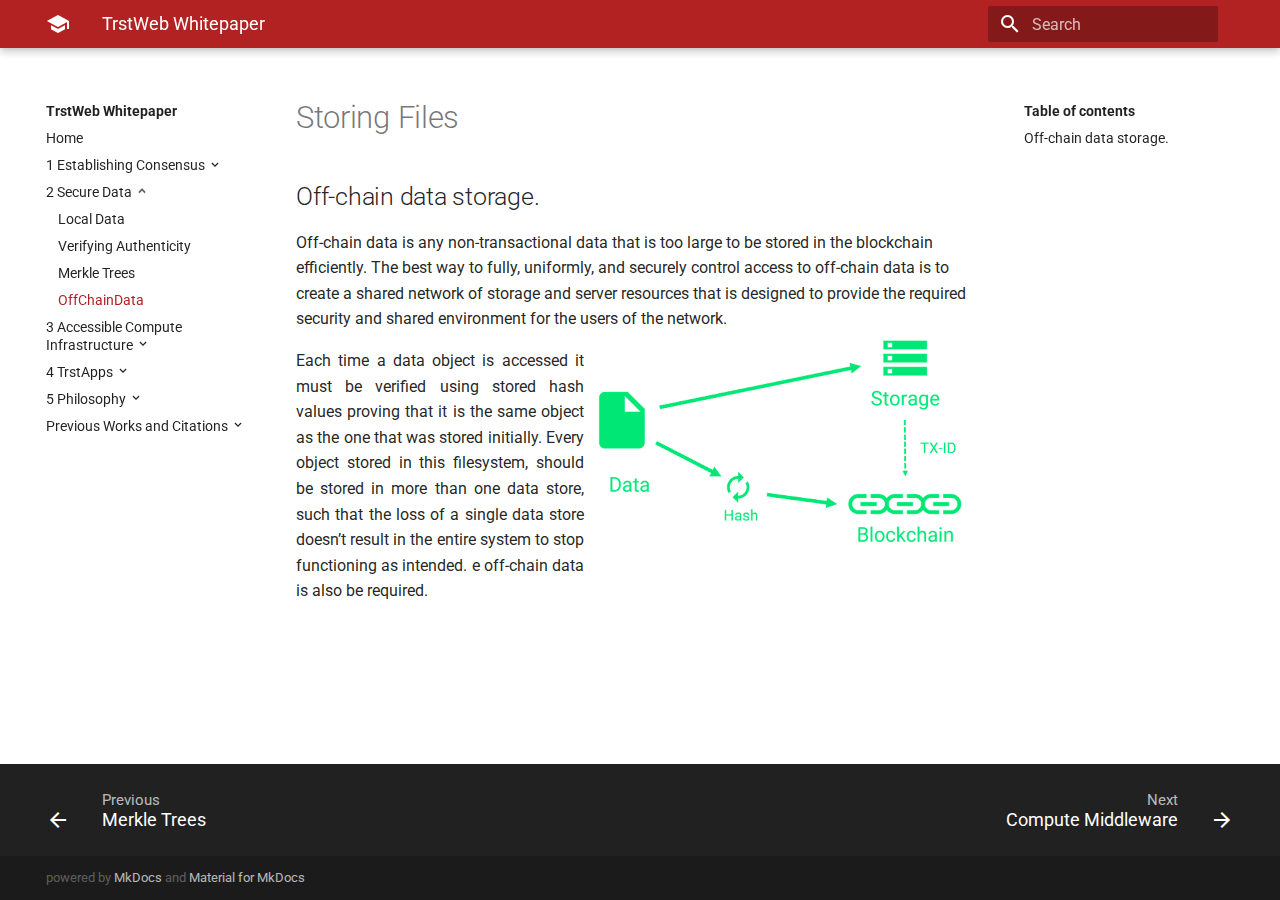
<file: 2_Secure Data/OffChainData/index.html>
<!doctype html>
<html lang="en" class="no-js">
  <head>
    
      <meta charset="utf-8">
      <meta name="viewport" content="width=device-width,initial-scale=1">
      <meta http-equiv="x-ua-compatible" content="ie=edge">
      
      
      
      
        <meta name="lang:clipboard.copy" content="Copy to clipboard">
      
        <meta name="lang:clipboard.copied" content="Copied to clipboard">
      
        <meta name="lang:search.language" content="en">
      
        <meta name="lang:search.pipeline.stopwords" content="True">
      
        <meta name="lang:search.pipeline.trimmer" content="True">
      
        <meta name="lang:search.result.none" content="No matching documents">
      
        <meta name="lang:search.result.one" content="1 matching document">
      
        <meta name="lang:search.result.other" content="# matching documents">
      
        <meta name="lang:search.tokenizer" content="[\s\-]+">
      
      <link rel="shortcut icon" href="../../assets/images/favicon.png">
      <meta name="generator" content="mkdocs-1.0.4, mkdocs-material-4.6.0">
    
    
      
        <title>OffChainData - TrstWeb Whitepaper</title>
      
    
    
      <link rel="stylesheet" href="../../assets/stylesheets/application.1b62728e.css">
      
      
    
    
      <script src="../../assets/javascripts/modernizr.268332fc.js"></script>
    
    
      
        <link href="https://fonts.gstatic.com" rel="preconnect" crossorigin>
        <link rel="stylesheet" href="https://fonts.googleapis.com/css?family=Roboto:300,400,400i,700%7CRoboto+Mono&display=fallback">
        <style>body,input{font-family:"Roboto","Helvetica Neue",Helvetica,Arial,sans-serif}code,kbd,pre{font-family:"Roboto Mono","Courier New",Courier,monospace}</style>
      
    
    <link rel="stylesheet" href="../../assets/fonts/material-icons.css">
    
    
    
      
    
    
  </head>
  
    <body dir="ltr">
  
    <svg class="md-svg">
      <defs>
        
        
      </defs>
    </svg>
    <input class="md-toggle" data-md-toggle="drawer" type="checkbox" id="__drawer" autocomplete="off">
    <input class="md-toggle" data-md-toggle="search" type="checkbox" id="__search" autocomplete="off">
    <label class="md-overlay" data-md-component="overlay" for="__drawer"></label>
    
      <a href="#storing-files" tabindex="1" class="md-skip">
        Skip to content
      </a>
    
    
      <header class="md-header" data-md-component="header">
  <nav class="md-header-nav md-grid">
    <div class="md-flex">
      <div class="md-flex__cell md-flex__cell--shrink">
        <a href="../.." title="TrstWeb Whitepaper" class="md-header-nav__button md-logo">
          
            <i class="md-icon"></i>
          
        </a>
      </div>
      <div class="md-flex__cell md-flex__cell--shrink">
        <label class="md-icon md-icon--menu md-header-nav__button" for="__drawer"></label>
      </div>
      <div class="md-flex__cell md-flex__cell--stretch">
        <div class="md-flex__ellipsis md-header-nav__title" data-md-component="title">
          
            <span class="md-header-nav__topic">
              TrstWeb Whitepaper
            </span>
            <span class="md-header-nav__topic">
              
                OffChainData
              
            </span>
          
        </div>
      </div>
      <div class="md-flex__cell md-flex__cell--shrink">
        
          <label class="md-icon md-icon--search md-header-nav__button" for="__search"></label>
          
<div class="md-search" data-md-component="search" role="dialog">
  <label class="md-search__overlay" for="__search"></label>
  <div class="md-search__inner" role="search">
    <form class="md-search__form" name="search">
      <input type="text" class="md-search__input" name="query" placeholder="Search" autocapitalize="off" autocorrect="off" autocomplete="off" spellcheck="false" data-md-component="query" data-md-state="active">
      <label class="md-icon md-search__icon" for="__search"></label>
      <button type="reset" class="md-icon md-search__icon" data-md-component="reset" tabindex="-1">
        &#xE5CD;
      </button>
    </form>
    <div class="md-search__output">
      <div class="md-search__scrollwrap" data-md-scrollfix>
        <div class="md-search-result" data-md-component="result">
          <div class="md-search-result__meta">
            Type to start searching
          </div>
          <ol class="md-search-result__list"></ol>
        </div>
      </div>
    </div>
  </div>
</div>
        
      </div>
      
    </div>
  </nav>
</header>
    
    <div class="md-container">
      
        
      
      
      <main class="md-main" role="main">
        <div class="md-main__inner md-grid" data-md-component="container">
          
            
              <div class="md-sidebar md-sidebar--primary" data-md-component="navigation">
                <div class="md-sidebar__scrollwrap">
                  <div class="md-sidebar__inner">
                    <nav class="md-nav md-nav--primary" data-md-level="0">
  <label class="md-nav__title md-nav__title--site" for="__drawer">
    <a href="../.." title="TrstWeb Whitepaper" class="md-nav__button md-logo">
      
        <i class="md-icon"></i>
      
    </a>
    TrstWeb Whitepaper
  </label>
  
  <ul class="md-nav__list" data-md-scrollfix>
    
      
      
      


  <li class="md-nav__item">
    <a href="../.." title="Home" class="md-nav__link">
      Home
    </a>
  </li>

    
      
      
      


  <li class="md-nav__item md-nav__item--nested">
    
      <input class="md-toggle md-nav__toggle" data-md-toggle="nav-2" type="checkbox" id="nav-2">
    
    <label class="md-nav__link" for="nav-2">
      1 Establishing Consensus
    </label>
    <nav class="md-nav" data-md-component="collapsible" data-md-level="1">
      <label class="md-nav__title" for="nav-2">
        1 Establishing Consensus
      </label>
      <ul class="md-nav__list" data-md-scrollfix>
        
        
          
          
          


  <li class="md-nav__item">
    <a href="../../1_Establishing_Consensus/1_TrstWeb-as-a-distributed-system/" title="The TrstWeb as a Distributed System" class="md-nav__link">
      The TrstWeb as a Distributed System
    </a>
  </li>

        
          
          
          


  <li class="md-nav__item">
    <a href="../../1_Establishing_Consensus/2_Consensus_Protocol/" title="Understading Consensus" class="md-nav__link">
      Understading Consensus
    </a>
  </li>

        
          
          
          


  <li class="md-nav__item">
    <a href="../../1_Establishing_Consensus/3_Flexible Trust/" title="Flexible Trust" class="md-nav__link">
      Flexible Trust
    </a>
  </li>

        
          
          
          


  <li class="md-nav__item">
    <a href="../../1_Establishing_Consensus/4_Voting/" title="Voting" class="md-nav__link">
      Voting
    </a>
  </li>

        
          
          
          


  <li class="md-nav__item">
    <a href="../../1_Establishing_Consensus/5_SPEC/" title="TrstConsensus Spec" class="md-nav__link">
      TrstConsensus Spec
    </a>
  </li>

        
      </ul>
    </nav>
  </li>

    
      
      
      

  


  <li class="md-nav__item md-nav__item--active md-nav__item--nested">
    
      <input class="md-toggle md-nav__toggle" data-md-toggle="nav-3" type="checkbox" id="nav-3" checked>
    
    <label class="md-nav__link" for="nav-3">
      2 Secure Data
    </label>
    <nav class="md-nav" data-md-component="collapsible" data-md-level="1">
      <label class="md-nav__title" for="nav-3">
        2 Secure Data
      </label>
      <ul class="md-nav__list" data-md-scrollfix>
        
        
          
          
          


  <li class="md-nav__item">
    <a href="../Data/" title="Local Data" class="md-nav__link">
      Local Data
    </a>
  </li>

        
          
          
          


  <li class="md-nav__item">
    <a href="../Digital_Security/" title="Verifying Authenticity" class="md-nav__link">
      Verifying Authenticity
    </a>
  </li>

        
          
          
          


  <li class="md-nav__item">
    <a href="../Merkle_Trees/" title="Merkle Trees" class="md-nav__link">
      Merkle Trees
    </a>
  </li>

        
          
          
          

  


  <li class="md-nav__item md-nav__item--active">
    
    <input class="md-toggle md-nav__toggle" data-md-toggle="toc" type="checkbox" id="__toc">
    
      
    
    
      <label class="md-nav__link md-nav__link--active" for="__toc">
        OffChainData
      </label>
    
    <a href="./" title="OffChainData" class="md-nav__link md-nav__link--active">
      OffChainData
    </a>
    
      
<nav class="md-nav md-nav--secondary">
  
  
    
  
  
    <label class="md-nav__title" for="__toc">Table of contents</label>
    <ul class="md-nav__list" data-md-scrollfix>
      
        <li class="md-nav__item">
  <a href="#off-chain-data-storage" class="md-nav__link">
    Off-chain data storage.
  </a>
  
</li>
      
      
      
      
      
    </ul>
  
</nav>
    
  </li>

        
      </ul>
    </nav>
  </li>

    
      
      
      


  <li class="md-nav__item md-nav__item--nested">
    
      <input class="md-toggle md-nav__toggle" data-md-toggle="nav-4" type="checkbox" id="nav-4">
    
    <label class="md-nav__link" for="nav-4">
      3 Accessible Compute Infrastructure
    </label>
    <nav class="md-nav" data-md-component="collapsible" data-md-level="1">
      <label class="md-nav__title" for="nav-4">
        3 Accessible Compute Infrastructure
      </label>
      <ul class="md-nav__list" data-md-scrollfix>
        
        
          
          
          


  <li class="md-nav__item">
    <a href="../../3_Accessible_Compute_Infrastructure/5_ParallelCompute/" title="Compute Middleware" class="md-nav__link">
      Compute Middleware
    </a>
  </li>

        
      </ul>
    </nav>
  </li>

    
      
      
      


  <li class="md-nav__item md-nav__item--nested">
    
      <input class="md-toggle md-nav__toggle" data-md-toggle="nav-5" type="checkbox" id="nav-5">
    
    <label class="md-nav__link" for="nav-5">
      4 TrstApps
    </label>
    <nav class="md-nav" data-md-component="collapsible" data-md-level="1">
      <label class="md-nav__title" for="nav-5">
        4 TrstApps
      </label>
      <ul class="md-nav__list" data-md-scrollfix>
        
        
          
          
          


  <li class="md-nav__item">
    <a href="../../4_TrstApps/3_Apps/" title="Verifiable and Non-Censorable Applications" class="md-nav__link">
      Verifiable and Non-Censorable Applications
    </a>
  </li>

        
      </ul>
    </nav>
  </li>

    
      
      
      


  <li class="md-nav__item md-nav__item--nested">
    
      <input class="md-toggle md-nav__toggle" data-md-toggle="nav-6" type="checkbox" id="nav-6">
    
    <label class="md-nav__link" for="nav-6">
      5 Philosophy
    </label>
    <nav class="md-nav" data-md-component="collapsible" data-md-level="1">
      <label class="md-nav__title" for="nav-6">
        5 Philosophy
      </label>
      <ul class="md-nav__list" data-md-scrollfix>
        
        
          
          
          


  <li class="md-nav__item">
    <a href="../../5_Philosophy/0_Philosophy/" title="Philosophy of our Design Decisions" class="md-nav__link">
      Philosophy of our Design Decisions
    </a>
  </li>

        
      </ul>
    </nav>
  </li>

    
      
      
      


  <li class="md-nav__item md-nav__item--nested">
    
      <input class="md-toggle md-nav__toggle" data-md-toggle="nav-7" type="checkbox" id="nav-7">
    
    <label class="md-nav__link" for="nav-7">
      Previous Works and Citations
    </label>
    <nav class="md-nav" data-md-component="collapsible" data-md-level="1">
      <label class="md-nav__title" for="nav-7">
        Previous Works and Citations
      </label>
      <ul class="md-nav__list" data-md-scrollfix>
        
        
          
          
          


  <li class="md-nav__item">
    <a href="../../Previous Works and Citations/9_citations/" title="Citations" class="md-nav__link">
      Citations
    </a>
  </li>

        
      </ul>
    </nav>
  </li>

    
  </ul>
</nav>
                  </div>
                </div>
              </div>
            
            
              <div class="md-sidebar md-sidebar--secondary" data-md-component="toc">
                <div class="md-sidebar__scrollwrap">
                  <div class="md-sidebar__inner">
                    
<nav class="md-nav md-nav--secondary">
  
  
    
  
  
    <label class="md-nav__title" for="__toc">Table of contents</label>
    <ul class="md-nav__list" data-md-scrollfix>
      
        <li class="md-nav__item">
  <a href="#off-chain-data-storage" class="md-nav__link">
    Off-chain data storage.
  </a>
  
</li>
      
      
      
      
      
    </ul>
  
</nav>
                  </div>
                </div>
              </div>
            
          
          <div class="md-content">
            <article class="md-content__inner md-typeset">
              
                
                
                <h1 id="storing-files">Storing Files</h1>
<h2 id="off-chain-data-storage">Off-chain data storage.</h2>
<p>Off-chain data is any non-transactional data that is too large to be stored in the blockchain efficiently.
The best way to fully, uniformly, and securely control access to off-chain data  is to create a shared network of storage and server resources that is designed to provide the required security and shared environment for the users of the network.
<img src="../../img/OffChainStorage.png" width=400 align="right"></p>
<p align="justify">
Each time a data object is accessed it must be verified using stored hash values proving
that it is the same object as the one that was stored initially. Every object stored in this filesystem, should be stored in more than one data store, such that the loss of a single data store doesn’t result in the entire system to stop functioning as intended. e off-chain data is also be required.
</p>

<p><br><br></p>
                
                  
                
                
              
              
                


              
            </article>
          </div>
        </div>
      </main>
      
        
<footer class="md-footer">
  
    <div class="md-footer-nav">
      <nav class="md-footer-nav__inner md-grid">
        
          <a href="../Merkle_Trees/" title="Merkle Trees" class="md-flex md-footer-nav__link md-footer-nav__link--prev" rel="prev">
            <div class="md-flex__cell md-flex__cell--shrink">
              <i class="md-icon md-icon--arrow-back md-footer-nav__button"></i>
            </div>
            <div class="md-flex__cell md-flex__cell--stretch md-footer-nav__title">
              <span class="md-flex__ellipsis">
                <span class="md-footer-nav__direction">
                  Previous
                </span>
                Merkle Trees
              </span>
            </div>
          </a>
        
        
          <a href="../../3_Accessible_Compute_Infrastructure/5_ParallelCompute/" title="Compute Middleware" class="md-flex md-footer-nav__link md-footer-nav__link--next" rel="next">
            <div class="md-flex__cell md-flex__cell--stretch md-footer-nav__title">
              <span class="md-flex__ellipsis">
                <span class="md-footer-nav__direction">
                  Next
                </span>
                Compute Middleware
              </span>
            </div>
            <div class="md-flex__cell md-flex__cell--shrink">
              <i class="md-icon md-icon--arrow-forward md-footer-nav__button"></i>
            </div>
          </a>
        
      </nav>
    </div>
  
  <div class="md-footer-meta md-typeset">
    <div class="md-footer-meta__inner md-grid">
      <div class="md-footer-copyright">
        
        powered by
        <a href="https://www.mkdocs.org">MkDocs</a>
        and
        <a href="https://squidfunk.github.io/mkdocs-material/">
          Material for MkDocs</a>
      </div>
      
    </div>
  </div>
</footer>
      
    </div>
    
      <script src="../../assets/javascripts/application.808e90bb.js"></script>
      
      <script>app.initialize({version:"1.0.4",url:{base:"../.."}})</script>
      
    
  </body>
</html>
</file>
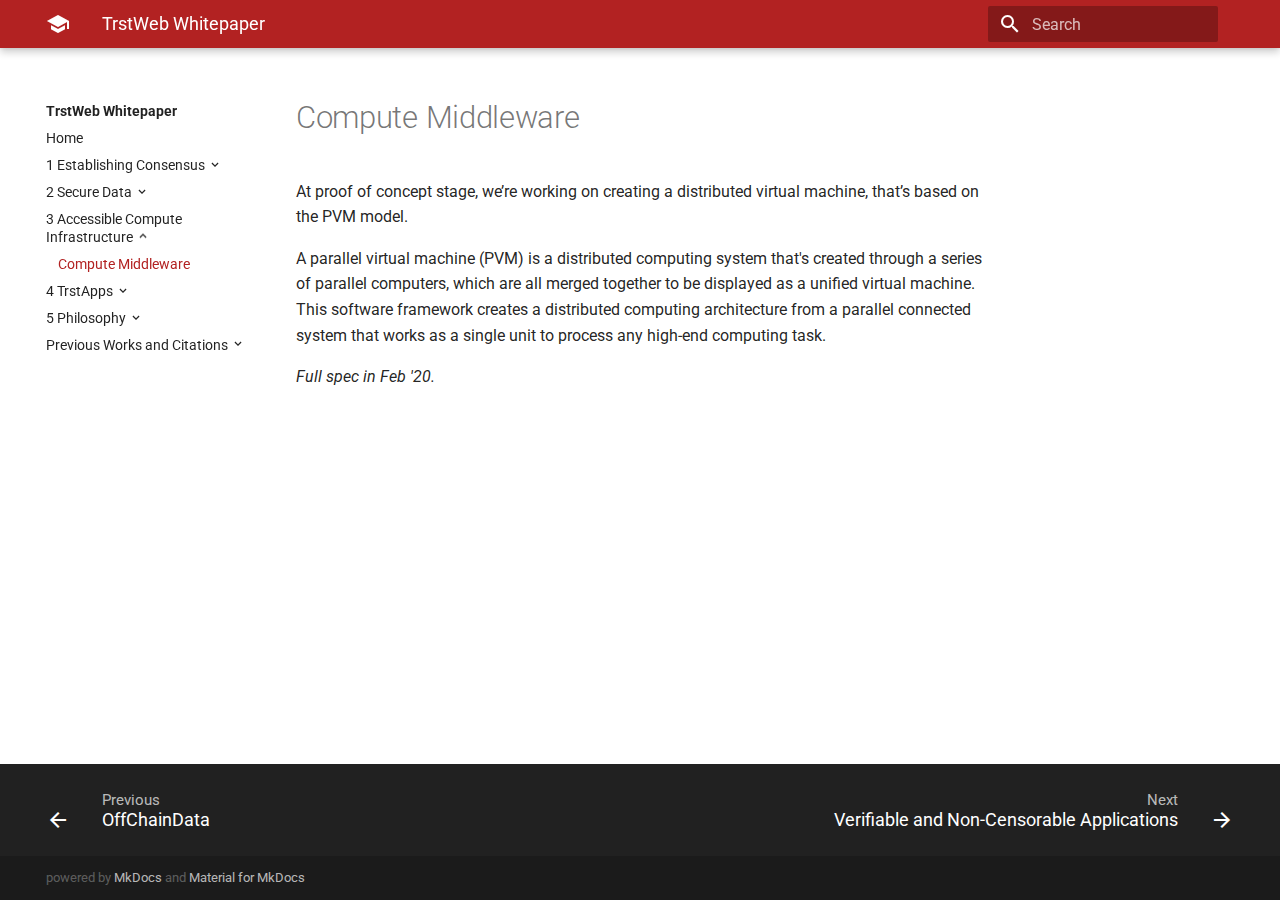
<file: 3_Accessible_Compute_Infrastructure/5_ParallelCompute/index.html>
<!doctype html>
<html lang="en" class="no-js">
  <head>
    
      <meta charset="utf-8">
      <meta name="viewport" content="width=device-width,initial-scale=1">
      <meta http-equiv="x-ua-compatible" content="ie=edge">
      
      
      
      
        <meta name="lang:clipboard.copy" content="Copy to clipboard">
      
        <meta name="lang:clipboard.copied" content="Copied to clipboard">
      
        <meta name="lang:search.language" content="en">
      
        <meta name="lang:search.pipeline.stopwords" content="True">
      
        <meta name="lang:search.pipeline.trimmer" content="True">
      
        <meta name="lang:search.result.none" content="No matching documents">
      
        <meta name="lang:search.result.one" content="1 matching document">
      
        <meta name="lang:search.result.other" content="# matching documents">
      
        <meta name="lang:search.tokenizer" content="[\s\-]+">
      
      <link rel="shortcut icon" href="../../assets/images/favicon.png">
      <meta name="generator" content="mkdocs-1.0.4, mkdocs-material-4.6.0">
    
    
      
        <title>Compute Middleware - TrstWeb Whitepaper</title>
      
    
    
      <link rel="stylesheet" href="../../assets/stylesheets/application.1b62728e.css">
      
      
    
    
      <script src="../../assets/javascripts/modernizr.268332fc.js"></script>
    
    
      
        <link href="https://fonts.gstatic.com" rel="preconnect" crossorigin>
        <link rel="stylesheet" href="https://fonts.googleapis.com/css?family=Roboto:300,400,400i,700%7CRoboto+Mono&display=fallback">
        <style>body,input{font-family:"Roboto","Helvetica Neue",Helvetica,Arial,sans-serif}code,kbd,pre{font-family:"Roboto Mono","Courier New",Courier,monospace}</style>
      
    
    <link rel="stylesheet" href="../../assets/fonts/material-icons.css">
    
    
    
      
    
    
  </head>
  
    <body dir="ltr">
  
    <svg class="md-svg">
      <defs>
        
        
      </defs>
    </svg>
    <input class="md-toggle" data-md-toggle="drawer" type="checkbox" id="__drawer" autocomplete="off">
    <input class="md-toggle" data-md-toggle="search" type="checkbox" id="__search" autocomplete="off">
    <label class="md-overlay" data-md-component="overlay" for="__drawer"></label>
    
      <a href="#compute-middleware" tabindex="1" class="md-skip">
        Skip to content
      </a>
    
    
      <header class="md-header" data-md-component="header">
  <nav class="md-header-nav md-grid">
    <div class="md-flex">
      <div class="md-flex__cell md-flex__cell--shrink">
        <a href="../.." title="TrstWeb Whitepaper" class="md-header-nav__button md-logo">
          
            <i class="md-icon"></i>
          
        </a>
      </div>
      <div class="md-flex__cell md-flex__cell--shrink">
        <label class="md-icon md-icon--menu md-header-nav__button" for="__drawer"></label>
      </div>
      <div class="md-flex__cell md-flex__cell--stretch">
        <div class="md-flex__ellipsis md-header-nav__title" data-md-component="title">
          
            <span class="md-header-nav__topic">
              TrstWeb Whitepaper
            </span>
            <span class="md-header-nav__topic">
              
                Compute Middleware
              
            </span>
          
        </div>
      </div>
      <div class="md-flex__cell md-flex__cell--shrink">
        
          <label class="md-icon md-icon--search md-header-nav__button" for="__search"></label>
          
<div class="md-search" data-md-component="search" role="dialog">
  <label class="md-search__overlay" for="__search"></label>
  <div class="md-search__inner" role="search">
    <form class="md-search__form" name="search">
      <input type="text" class="md-search__input" name="query" placeholder="Search" autocapitalize="off" autocorrect="off" autocomplete="off" spellcheck="false" data-md-component="query" data-md-state="active">
      <label class="md-icon md-search__icon" for="__search"></label>
      <button type="reset" class="md-icon md-search__icon" data-md-component="reset" tabindex="-1">
        &#xE5CD;
      </button>
    </form>
    <div class="md-search__output">
      <div class="md-search__scrollwrap" data-md-scrollfix>
        <div class="md-search-result" data-md-component="result">
          <div class="md-search-result__meta">
            Type to start searching
          </div>
          <ol class="md-search-result__list"></ol>
        </div>
      </div>
    </div>
  </div>
</div>
        
      </div>
      
    </div>
  </nav>
</header>
    
    <div class="md-container">
      
        
      
      
      <main class="md-main" role="main">
        <div class="md-main__inner md-grid" data-md-component="container">
          
            
              <div class="md-sidebar md-sidebar--primary" data-md-component="navigation">
                <div class="md-sidebar__scrollwrap">
                  <div class="md-sidebar__inner">
                    <nav class="md-nav md-nav--primary" data-md-level="0">
  <label class="md-nav__title md-nav__title--site" for="__drawer">
    <a href="../.." title="TrstWeb Whitepaper" class="md-nav__button md-logo">
      
        <i class="md-icon"></i>
      
    </a>
    TrstWeb Whitepaper
  </label>
  
  <ul class="md-nav__list" data-md-scrollfix>
    
      
      
      


  <li class="md-nav__item">
    <a href="../.." title="Home" class="md-nav__link">
      Home
    </a>
  </li>

    
      
      
      


  <li class="md-nav__item md-nav__item--nested">
    
      <input class="md-toggle md-nav__toggle" data-md-toggle="nav-2" type="checkbox" id="nav-2">
    
    <label class="md-nav__link" for="nav-2">
      1 Establishing Consensus
    </label>
    <nav class="md-nav" data-md-component="collapsible" data-md-level="1">
      <label class="md-nav__title" for="nav-2">
        1 Establishing Consensus
      </label>
      <ul class="md-nav__list" data-md-scrollfix>
        
        
          
          
          


  <li class="md-nav__item">
    <a href="../../1_Establishing_Consensus/1_TrstWeb-as-a-distributed-system/" title="The TrstWeb as a Distributed System" class="md-nav__link">
      The TrstWeb as a Distributed System
    </a>
  </li>

        
          
          
          


  <li class="md-nav__item">
    <a href="../../1_Establishing_Consensus/2_Consensus_Protocol/" title="Understading Consensus" class="md-nav__link">
      Understading Consensus
    </a>
  </li>

        
          
          
          


  <li class="md-nav__item">
    <a href="../../1_Establishing_Consensus/3_Flexible Trust/" title="Flexible Trust" class="md-nav__link">
      Flexible Trust
    </a>
  </li>

        
          
          
          


  <li class="md-nav__item">
    <a href="../../1_Establishing_Consensus/4_Voting/" title="Voting" class="md-nav__link">
      Voting
    </a>
  </li>

        
          
          
          


  <li class="md-nav__item">
    <a href="../../1_Establishing_Consensus/5_SPEC/" title="TrstConsensus Spec" class="md-nav__link">
      TrstConsensus Spec
    </a>
  </li>

        
      </ul>
    </nav>
  </li>

    
      
      
      


  <li class="md-nav__item md-nav__item--nested">
    
      <input class="md-toggle md-nav__toggle" data-md-toggle="nav-3" type="checkbox" id="nav-3">
    
    <label class="md-nav__link" for="nav-3">
      2 Secure Data
    </label>
    <nav class="md-nav" data-md-component="collapsible" data-md-level="1">
      <label class="md-nav__title" for="nav-3">
        2 Secure Data
      </label>
      <ul class="md-nav__list" data-md-scrollfix>
        
        
          
          
          


  <li class="md-nav__item">
    <a href="../../2_Secure Data/Data/" title="Local Data" class="md-nav__link">
      Local Data
    </a>
  </li>

        
          
          
          


  <li class="md-nav__item">
    <a href="../../2_Secure Data/Digital_Security/" title="Verifying Authenticity" class="md-nav__link">
      Verifying Authenticity
    </a>
  </li>

        
          
          
          


  <li class="md-nav__item">
    <a href="../../2_Secure Data/Merkle_Trees/" title="Merkle Trees" class="md-nav__link">
      Merkle Trees
    </a>
  </li>

        
          
          
          


  <li class="md-nav__item">
    <a href="../../2_Secure Data/OffChainData/" title="OffChainData" class="md-nav__link">
      OffChainData
    </a>
  </li>

        
      </ul>
    </nav>
  </li>

    
      
      
      

  


  <li class="md-nav__item md-nav__item--active md-nav__item--nested">
    
      <input class="md-toggle md-nav__toggle" data-md-toggle="nav-4" type="checkbox" id="nav-4" checked>
    
    <label class="md-nav__link" for="nav-4">
      3 Accessible Compute Infrastructure
    </label>
    <nav class="md-nav" data-md-component="collapsible" data-md-level="1">
      <label class="md-nav__title" for="nav-4">
        3 Accessible Compute Infrastructure
      </label>
      <ul class="md-nav__list" data-md-scrollfix>
        
        
          
          
          

  


  <li class="md-nav__item md-nav__item--active">
    
    <input class="md-toggle md-nav__toggle" data-md-toggle="toc" type="checkbox" id="__toc">
    
      
    
    
    <a href="./" title="Compute Middleware" class="md-nav__link md-nav__link--active">
      Compute Middleware
    </a>
    
  </li>

        
      </ul>
    </nav>
  </li>

    
      
      
      


  <li class="md-nav__item md-nav__item--nested">
    
      <input class="md-toggle md-nav__toggle" data-md-toggle="nav-5" type="checkbox" id="nav-5">
    
    <label class="md-nav__link" for="nav-5">
      4 TrstApps
    </label>
    <nav class="md-nav" data-md-component="collapsible" data-md-level="1">
      <label class="md-nav__title" for="nav-5">
        4 TrstApps
      </label>
      <ul class="md-nav__list" data-md-scrollfix>
        
        
          
          
          


  <li class="md-nav__item">
    <a href="../../4_TrstApps/3_Apps/" title="Verifiable and Non-Censorable Applications" class="md-nav__link">
      Verifiable and Non-Censorable Applications
    </a>
  </li>

        
      </ul>
    </nav>
  </li>

    
      
      
      


  <li class="md-nav__item md-nav__item--nested">
    
      <input class="md-toggle md-nav__toggle" data-md-toggle="nav-6" type="checkbox" id="nav-6">
    
    <label class="md-nav__link" for="nav-6">
      5 Philosophy
    </label>
    <nav class="md-nav" data-md-component="collapsible" data-md-level="1">
      <label class="md-nav__title" for="nav-6">
        5 Philosophy
      </label>
      <ul class="md-nav__list" data-md-scrollfix>
        
        
          
          
          


  <li class="md-nav__item">
    <a href="../../5_Philosophy/0_Philosophy/" title="Philosophy of our Design Decisions" class="md-nav__link">
      Philosophy of our Design Decisions
    </a>
  </li>

        
      </ul>
    </nav>
  </li>

    
      
      
      


  <li class="md-nav__item md-nav__item--nested">
    
      <input class="md-toggle md-nav__toggle" data-md-toggle="nav-7" type="checkbox" id="nav-7">
    
    <label class="md-nav__link" for="nav-7">
      Previous Works and Citations
    </label>
    <nav class="md-nav" data-md-component="collapsible" data-md-level="1">
      <label class="md-nav__title" for="nav-7">
        Previous Works and Citations
      </label>
      <ul class="md-nav__list" data-md-scrollfix>
        
        
          
          
          


  <li class="md-nav__item">
    <a href="../../Previous Works and Citations/9_citations/" title="Citations" class="md-nav__link">
      Citations
    </a>
  </li>

        
      </ul>
    </nav>
  </li>

    
  </ul>
</nav>
                  </div>
                </div>
              </div>
            
            
              <div class="md-sidebar md-sidebar--secondary" data-md-component="toc">
                <div class="md-sidebar__scrollwrap">
                  <div class="md-sidebar__inner">
                    
<nav class="md-nav md-nav--secondary">
  
  
    
  
  
</nav>
                  </div>
                </div>
              </div>
            
          
          <div class="md-content">
            <article class="md-content__inner md-typeset">
              
                
                
                <h1 id="compute-middleware">Compute Middleware</h1>
<p>At proof of concept stage, we’re working on creating a distributed virtual machine, that’s based on the PVM model.</p>
<p>A parallel virtual machine (PVM) is a distributed computing system that's created through a series of parallel computers, which are all merged together to be displayed as a unified virtual machine. This software framework creates a distributed computing architecture from a parallel connected system that works as a single unit to process any high-end computing task.</p>
<p><em>Full spec in Feb '20.</em></p>
                
                  
                
                
              
              
                


              
            </article>
          </div>
        </div>
      </main>
      
        
<footer class="md-footer">
  
    <div class="md-footer-nav">
      <nav class="md-footer-nav__inner md-grid">
        
          <a href="../../2_Secure Data/OffChainData/" title="OffChainData" class="md-flex md-footer-nav__link md-footer-nav__link--prev" rel="prev">
            <div class="md-flex__cell md-flex__cell--shrink">
              <i class="md-icon md-icon--arrow-back md-footer-nav__button"></i>
            </div>
            <div class="md-flex__cell md-flex__cell--stretch md-footer-nav__title">
              <span class="md-flex__ellipsis">
                <span class="md-footer-nav__direction">
                  Previous
                </span>
                OffChainData
              </span>
            </div>
          </a>
        
        
          <a href="../../4_TrstApps/3_Apps/" title="Verifiable and Non-Censorable Applications" class="md-flex md-footer-nav__link md-footer-nav__link--next" rel="next">
            <div class="md-flex__cell md-flex__cell--stretch md-footer-nav__title">
              <span class="md-flex__ellipsis">
                <span class="md-footer-nav__direction">
                  Next
                </span>
                Verifiable and Non-Censorable Applications
              </span>
            </div>
            <div class="md-flex__cell md-flex__cell--shrink">
              <i class="md-icon md-icon--arrow-forward md-footer-nav__button"></i>
            </div>
          </a>
        
      </nav>
    </div>
  
  <div class="md-footer-meta md-typeset">
    <div class="md-footer-meta__inner md-grid">
      <div class="md-footer-copyright">
        
        powered by
        <a href="https://www.mkdocs.org">MkDocs</a>
        and
        <a href="https://squidfunk.github.io/mkdocs-material/">
          Material for MkDocs</a>
      </div>
      
    </div>
  </div>
</footer>
      
    </div>
    
      <script src="../../assets/javascripts/application.808e90bb.js"></script>
      
      <script>app.initialize({version:"1.0.4",url:{base:"../.."}})</script>
      
    
  </body>
</html>
</file>
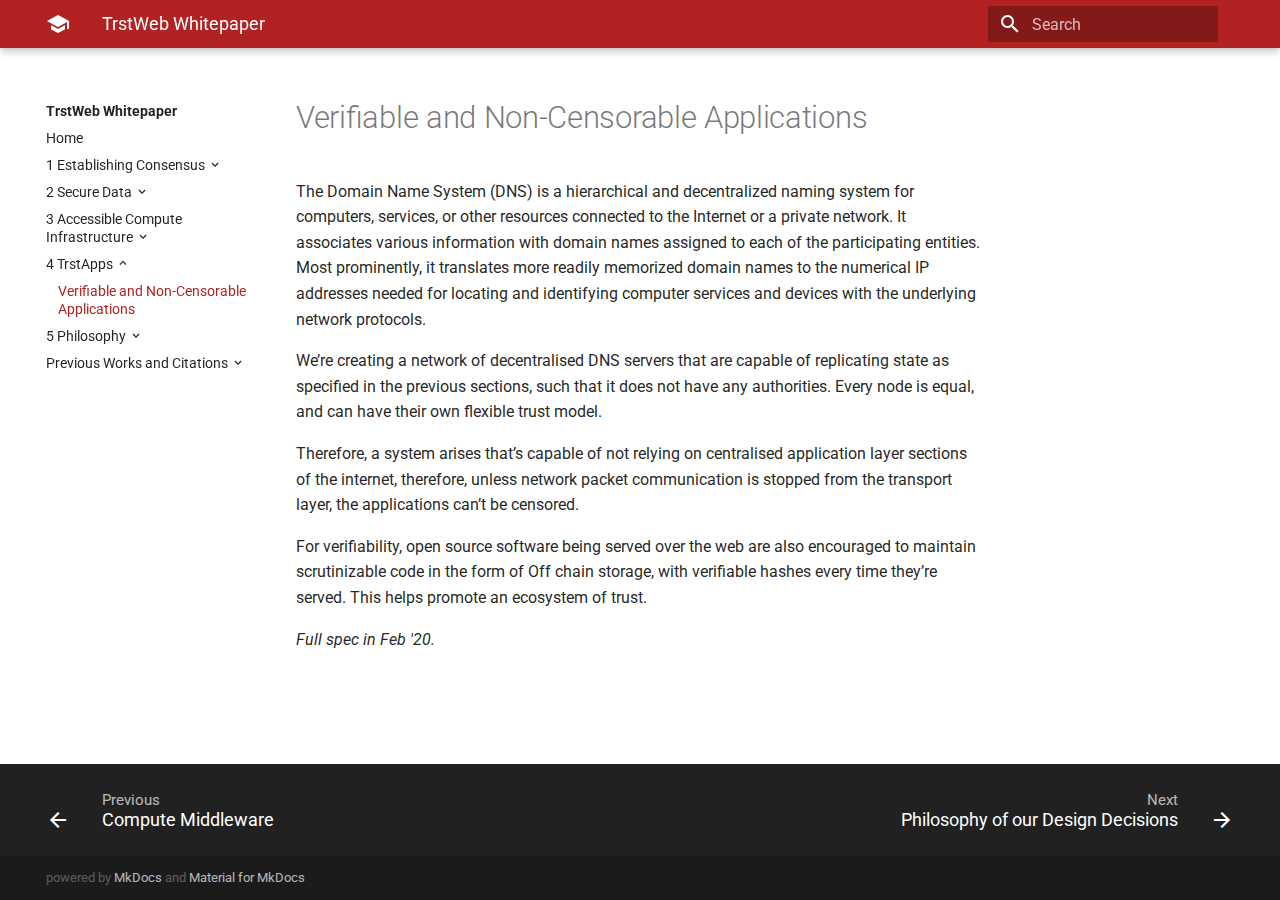
<file: 4_TrstApps/3_Apps/index.html>
<!doctype html>
<html lang="en" class="no-js">
  <head>
    
      <meta charset="utf-8">
      <meta name="viewport" content="width=device-width,initial-scale=1">
      <meta http-equiv="x-ua-compatible" content="ie=edge">
      
      
      
      
        <meta name="lang:clipboard.copy" content="Copy to clipboard">
      
        <meta name="lang:clipboard.copied" content="Copied to clipboard">
      
        <meta name="lang:search.language" content="en">
      
        <meta name="lang:search.pipeline.stopwords" content="True">
      
        <meta name="lang:search.pipeline.trimmer" content="True">
      
        <meta name="lang:search.result.none" content="No matching documents">
      
        <meta name="lang:search.result.one" content="1 matching document">
      
        <meta name="lang:search.result.other" content="# matching documents">
      
        <meta name="lang:search.tokenizer" content="[\s\-]+">
      
      <link rel="shortcut icon" href="../../assets/images/favicon.png">
      <meta name="generator" content="mkdocs-1.0.4, mkdocs-material-4.6.0">
    
    
      
        <title>Verifiable and Non-Censorable Applications - TrstWeb Whitepaper</title>
      
    
    
      <link rel="stylesheet" href="../../assets/stylesheets/application.1b62728e.css">
      
      
    
    
      <script src="../../assets/javascripts/modernizr.268332fc.js"></script>
    
    
      
        <link href="https://fonts.gstatic.com" rel="preconnect" crossorigin>
        <link rel="stylesheet" href="https://fonts.googleapis.com/css?family=Roboto:300,400,400i,700%7CRoboto+Mono&display=fallback">
        <style>body,input{font-family:"Roboto","Helvetica Neue",Helvetica,Arial,sans-serif}code,kbd,pre{font-family:"Roboto Mono","Courier New",Courier,monospace}</style>
      
    
    <link rel="stylesheet" href="../../assets/fonts/material-icons.css">
    
    
    
      
    
    
  </head>
  
    <body dir="ltr">
  
    <svg class="md-svg">
      <defs>
        
        
      </defs>
    </svg>
    <input class="md-toggle" data-md-toggle="drawer" type="checkbox" id="__drawer" autocomplete="off">
    <input class="md-toggle" data-md-toggle="search" type="checkbox" id="__search" autocomplete="off">
    <label class="md-overlay" data-md-component="overlay" for="__drawer"></label>
    
      <a href="#verifiable-and-non-censorable-applications" tabindex="1" class="md-skip">
        Skip to content
      </a>
    
    
      <header class="md-header" data-md-component="header">
  <nav class="md-header-nav md-grid">
    <div class="md-flex">
      <div class="md-flex__cell md-flex__cell--shrink">
        <a href="../.." title="TrstWeb Whitepaper" class="md-header-nav__button md-logo">
          
            <i class="md-icon"></i>
          
        </a>
      </div>
      <div class="md-flex__cell md-flex__cell--shrink">
        <label class="md-icon md-icon--menu md-header-nav__button" for="__drawer"></label>
      </div>
      <div class="md-flex__cell md-flex__cell--stretch">
        <div class="md-flex__ellipsis md-header-nav__title" data-md-component="title">
          
            <span class="md-header-nav__topic">
              TrstWeb Whitepaper
            </span>
            <span class="md-header-nav__topic">
              
                Verifiable and Non-Censorable Applications
              
            </span>
          
        </div>
      </div>
      <div class="md-flex__cell md-flex__cell--shrink">
        
          <label class="md-icon md-icon--search md-header-nav__button" for="__search"></label>
          
<div class="md-search" data-md-component="search" role="dialog">
  <label class="md-search__overlay" for="__search"></label>
  <div class="md-search__inner" role="search">
    <form class="md-search__form" name="search">
      <input type="text" class="md-search__input" name="query" placeholder="Search" autocapitalize="off" autocorrect="off" autocomplete="off" spellcheck="false" data-md-component="query" data-md-state="active">
      <label class="md-icon md-search__icon" for="__search"></label>
      <button type="reset" class="md-icon md-search__icon" data-md-component="reset" tabindex="-1">
        &#xE5CD;
      </button>
    </form>
    <div class="md-search__output">
      <div class="md-search__scrollwrap" data-md-scrollfix>
        <div class="md-search-result" data-md-component="result">
          <div class="md-search-result__meta">
            Type to start searching
          </div>
          <ol class="md-search-result__list"></ol>
        </div>
      </div>
    </div>
  </div>
</div>
        
      </div>
      
    </div>
  </nav>
</header>
    
    <div class="md-container">
      
        
      
      
      <main class="md-main" role="main">
        <div class="md-main__inner md-grid" data-md-component="container">
          
            
              <div class="md-sidebar md-sidebar--primary" data-md-component="navigation">
                <div class="md-sidebar__scrollwrap">
                  <div class="md-sidebar__inner">
                    <nav class="md-nav md-nav--primary" data-md-level="0">
  <label class="md-nav__title md-nav__title--site" for="__drawer">
    <a href="../.." title="TrstWeb Whitepaper" class="md-nav__button md-logo">
      
        <i class="md-icon"></i>
      
    </a>
    TrstWeb Whitepaper
  </label>
  
  <ul class="md-nav__list" data-md-scrollfix>
    
      
      
      


  <li class="md-nav__item">
    <a href="../.." title="Home" class="md-nav__link">
      Home
    </a>
  </li>

    
      
      
      


  <li class="md-nav__item md-nav__item--nested">
    
      <input class="md-toggle md-nav__toggle" data-md-toggle="nav-2" type="checkbox" id="nav-2">
    
    <label class="md-nav__link" for="nav-2">
      1 Establishing Consensus
    </label>
    <nav class="md-nav" data-md-component="collapsible" data-md-level="1">
      <label class="md-nav__title" for="nav-2">
        1 Establishing Consensus
      </label>
      <ul class="md-nav__list" data-md-scrollfix>
        
        
          
          
          


  <li class="md-nav__item">
    <a href="../../1_Establishing_Consensus/1_TrstWeb-as-a-distributed-system/" title="The TrstWeb as a Distributed System" class="md-nav__link">
      The TrstWeb as a Distributed System
    </a>
  </li>

        
          
          
          


  <li class="md-nav__item">
    <a href="../../1_Establishing_Consensus/2_Consensus_Protocol/" title="Understading Consensus" class="md-nav__link">
      Understading Consensus
    </a>
  </li>

        
          
          
          


  <li class="md-nav__item">
    <a href="../../1_Establishing_Consensus/3_Flexible Trust/" title="Flexible Trust" class="md-nav__link">
      Flexible Trust
    </a>
  </li>

        
          
          
          


  <li class="md-nav__item">
    <a href="../../1_Establishing_Consensus/4_Voting/" title="Voting" class="md-nav__link">
      Voting
    </a>
  </li>

        
          
          
          


  <li class="md-nav__item">
    <a href="../../1_Establishing_Consensus/5_SPEC/" title="TrstConsensus Spec" class="md-nav__link">
      TrstConsensus Spec
    </a>
  </li>

        
      </ul>
    </nav>
  </li>

    
      
      
      


  <li class="md-nav__item md-nav__item--nested">
    
      <input class="md-toggle md-nav__toggle" data-md-toggle="nav-3" type="checkbox" id="nav-3">
    
    <label class="md-nav__link" for="nav-3">
      2 Secure Data
    </label>
    <nav class="md-nav" data-md-component="collapsible" data-md-level="1">
      <label class="md-nav__title" for="nav-3">
        2 Secure Data
      </label>
      <ul class="md-nav__list" data-md-scrollfix>
        
        
          
          
          


  <li class="md-nav__item">
    <a href="../../2_Secure Data/Data/" title="Local Data" class="md-nav__link">
      Local Data
    </a>
  </li>

        
          
          
          


  <li class="md-nav__item">
    <a href="../../2_Secure Data/Digital_Security/" title="Verifying Authenticity" class="md-nav__link">
      Verifying Authenticity
    </a>
  </li>

        
          
          
          


  <li class="md-nav__item">
    <a href="../../2_Secure Data/Merkle_Trees/" title="Merkle Trees" class="md-nav__link">
      Merkle Trees
    </a>
  </li>

        
          
          
          


  <li class="md-nav__item">
    <a href="../../2_Secure Data/OffChainData/" title="OffChainData" class="md-nav__link">
      OffChainData
    </a>
  </li>

        
      </ul>
    </nav>
  </li>

    
      
      
      


  <li class="md-nav__item md-nav__item--nested">
    
      <input class="md-toggle md-nav__toggle" data-md-toggle="nav-4" type="checkbox" id="nav-4">
    
    <label class="md-nav__link" for="nav-4">
      3 Accessible Compute Infrastructure
    </label>
    <nav class="md-nav" data-md-component="collapsible" data-md-level="1">
      <label class="md-nav__title" for="nav-4">
        3 Accessible Compute Infrastructure
      </label>
      <ul class="md-nav__list" data-md-scrollfix>
        
        
          
          
          


  <li class="md-nav__item">
    <a href="../../3_Accessible_Compute_Infrastructure/5_ParallelCompute/" title="Compute Middleware" class="md-nav__link">
      Compute Middleware
    </a>
  </li>

        
      </ul>
    </nav>
  </li>

    
      
      
      

  


  <li class="md-nav__item md-nav__item--active md-nav__item--nested">
    
      <input class="md-toggle md-nav__toggle" data-md-toggle="nav-5" type="checkbox" id="nav-5" checked>
    
    <label class="md-nav__link" for="nav-5">
      4 TrstApps
    </label>
    <nav class="md-nav" data-md-component="collapsible" data-md-level="1">
      <label class="md-nav__title" for="nav-5">
        4 TrstApps
      </label>
      <ul class="md-nav__list" data-md-scrollfix>
        
        
          
          
          

  


  <li class="md-nav__item md-nav__item--active">
    
    <input class="md-toggle md-nav__toggle" data-md-toggle="toc" type="checkbox" id="__toc">
    
      
    
    
    <a href="./" title="Verifiable and Non-Censorable Applications" class="md-nav__link md-nav__link--active">
      Verifiable and Non-Censorable Applications
    </a>
    
  </li>

        
      </ul>
    </nav>
  </li>

    
      
      
      


  <li class="md-nav__item md-nav__item--nested">
    
      <input class="md-toggle md-nav__toggle" data-md-toggle="nav-6" type="checkbox" id="nav-6">
    
    <label class="md-nav__link" for="nav-6">
      5 Philosophy
    </label>
    <nav class="md-nav" data-md-component="collapsible" data-md-level="1">
      <label class="md-nav__title" for="nav-6">
        5 Philosophy
      </label>
      <ul class="md-nav__list" data-md-scrollfix>
        
        
          
          
          


  <li class="md-nav__item">
    <a href="../../5_Philosophy/0_Philosophy/" title="Philosophy of our Design Decisions" class="md-nav__link">
      Philosophy of our Design Decisions
    </a>
  </li>

        
      </ul>
    </nav>
  </li>

    
      
      
      


  <li class="md-nav__item md-nav__item--nested">
    
      <input class="md-toggle md-nav__toggle" data-md-toggle="nav-7" type="checkbox" id="nav-7">
    
    <label class="md-nav__link" for="nav-7">
      Previous Works and Citations
    </label>
    <nav class="md-nav" data-md-component="collapsible" data-md-level="1">
      <label class="md-nav__title" for="nav-7">
        Previous Works and Citations
      </label>
      <ul class="md-nav__list" data-md-scrollfix>
        
        
          
          
          


  <li class="md-nav__item">
    <a href="../../Previous Works and Citations/9_citations/" title="Citations" class="md-nav__link">
      Citations
    </a>
  </li>

        
      </ul>
    </nav>
  </li>

    
  </ul>
</nav>
                  </div>
                </div>
              </div>
            
            
              <div class="md-sidebar md-sidebar--secondary" data-md-component="toc">
                <div class="md-sidebar__scrollwrap">
                  <div class="md-sidebar__inner">
                    
<nav class="md-nav md-nav--secondary">
  
  
    
  
  
</nav>
                  </div>
                </div>
              </div>
            
          
          <div class="md-content">
            <article class="md-content__inner md-typeset">
              
                
                
                <h1 id="verifiable-and-non-censorable-applications">Verifiable and Non-Censorable Applications</h1>
<p>The Domain Name System (DNS) is a hierarchical and decentralized naming system for computers, services, or other resources connected to the Internet or a private network. It associates various information with domain names assigned to each of the participating entities. Most prominently, it translates more readily memorized domain names to the numerical IP addresses needed for locating and identifying computer services and devices with the underlying network protocols.</p>
<p>We’re creating a network of decentralised DNS servers that are capable of replicating state as specified in the previous sections, such that it does not have any authorities. Every node is equal, and can have their own flexible trust model.</p>
<p>Therefore, a system arises that’s capable of not relying on centralised application layer sections of the internet, therefore, unless network packet communication is stopped from the transport layer, the applications can’t be censored.</p>
<p>For verifiability, open source software being served over the web are also encouraged to maintain scrutinizable code in the form of Off chain storage, with verifiable hashes every time they’re served. This helps promote an ecosystem of trust.</p>
<p><em>Full spec in Feb '20.</em></p>
                
                  
                
                
              
              
                


              
            </article>
          </div>
        </div>
      </main>
      
        
<footer class="md-footer">
  
    <div class="md-footer-nav">
      <nav class="md-footer-nav__inner md-grid">
        
          <a href="../../3_Accessible_Compute_Infrastructure/5_ParallelCompute/" title="Compute Middleware" class="md-flex md-footer-nav__link md-footer-nav__link--prev" rel="prev">
            <div class="md-flex__cell md-flex__cell--shrink">
              <i class="md-icon md-icon--arrow-back md-footer-nav__button"></i>
            </div>
            <div class="md-flex__cell md-flex__cell--stretch md-footer-nav__title">
              <span class="md-flex__ellipsis">
                <span class="md-footer-nav__direction">
                  Previous
                </span>
                Compute Middleware
              </span>
            </div>
          </a>
        
        
          <a href="../../5_Philosophy/0_Philosophy/" title="Philosophy of our Design Decisions" class="md-flex md-footer-nav__link md-footer-nav__link--next" rel="next">
            <div class="md-flex__cell md-flex__cell--stretch md-footer-nav__title">
              <span class="md-flex__ellipsis">
                <span class="md-footer-nav__direction">
                  Next
                </span>
                Philosophy of our Design Decisions
              </span>
            </div>
            <div class="md-flex__cell md-flex__cell--shrink">
              <i class="md-icon md-icon--arrow-forward md-footer-nav__button"></i>
            </div>
          </a>
        
      </nav>
    </div>
  
  <div class="md-footer-meta md-typeset">
    <div class="md-footer-meta__inner md-grid">
      <div class="md-footer-copyright">
        
        powered by
        <a href="https://www.mkdocs.org">MkDocs</a>
        and
        <a href="https://squidfunk.github.io/mkdocs-material/">
          Material for MkDocs</a>
      </div>
      
    </div>
  </div>
</footer>
      
    </div>
    
      <script src="../../assets/javascripts/application.808e90bb.js"></script>
      
      <script>app.initialize({version:"1.0.4",url:{base:"../.."}})</script>
      
    
  </body>
</html>
</file>
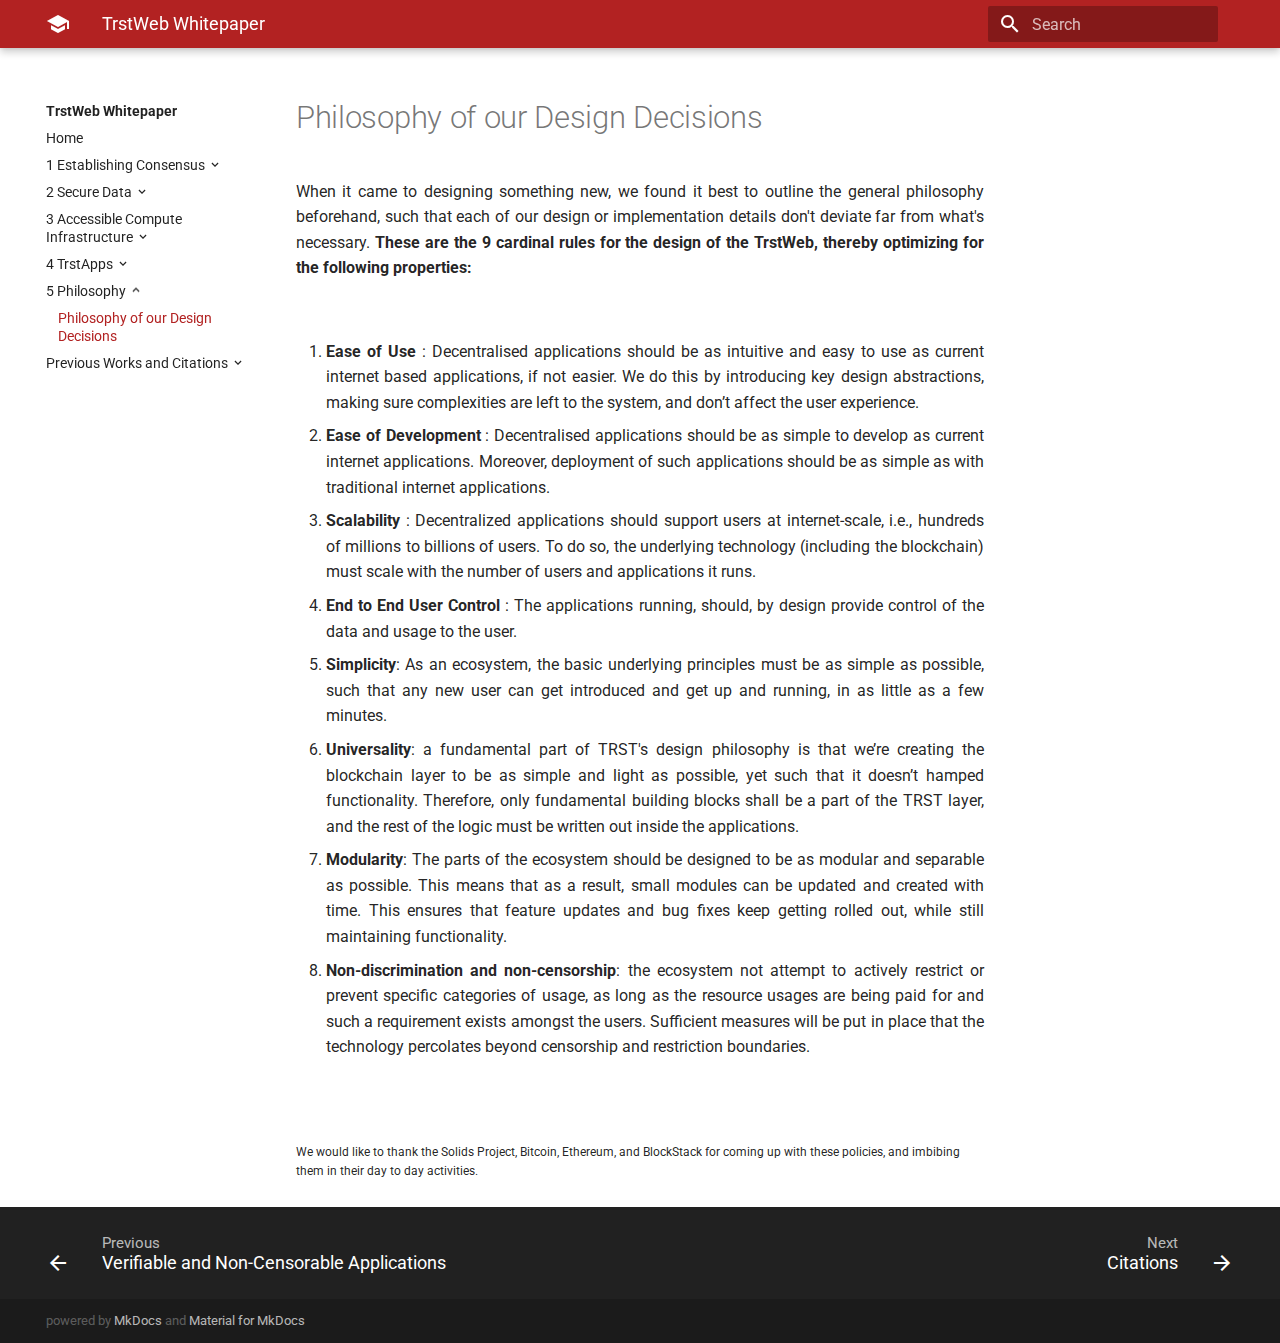
<file: 5_Philosophy/0_Philosophy/index.html>
<!doctype html>
<html lang="en" class="no-js">
  <head>
    
      <meta charset="utf-8">
      <meta name="viewport" content="width=device-width,initial-scale=1">
      <meta http-equiv="x-ua-compatible" content="ie=edge">
      
      
      
      
        <meta name="lang:clipboard.copy" content="Copy to clipboard">
      
        <meta name="lang:clipboard.copied" content="Copied to clipboard">
      
        <meta name="lang:search.language" content="en">
      
        <meta name="lang:search.pipeline.stopwords" content="True">
      
        <meta name="lang:search.pipeline.trimmer" content="True">
      
        <meta name="lang:search.result.none" content="No matching documents">
      
        <meta name="lang:search.result.one" content="1 matching document">
      
        <meta name="lang:search.result.other" content="# matching documents">
      
        <meta name="lang:search.tokenizer" content="[\s\-]+">
      
      <link rel="shortcut icon" href="../../assets/images/favicon.png">
      <meta name="generator" content="mkdocs-1.0.4, mkdocs-material-4.6.0">
    
    
      
        <title>Philosophy of our Design Decisions - TrstWeb Whitepaper</title>
      
    
    
      <link rel="stylesheet" href="../../assets/stylesheets/application.1b62728e.css">
      
      
    
    
      <script src="../../assets/javascripts/modernizr.268332fc.js"></script>
    
    
      
        <link href="https://fonts.gstatic.com" rel="preconnect" crossorigin>
        <link rel="stylesheet" href="https://fonts.googleapis.com/css?family=Roboto:300,400,400i,700%7CRoboto+Mono&display=fallback">
        <style>body,input{font-family:"Roboto","Helvetica Neue",Helvetica,Arial,sans-serif}code,kbd,pre{font-family:"Roboto Mono","Courier New",Courier,monospace}</style>
      
    
    <link rel="stylesheet" href="../../assets/fonts/material-icons.css">
    
    
    
      
    
    
  </head>
  
    <body dir="ltr">
  
    <svg class="md-svg">
      <defs>
        
        
      </defs>
    </svg>
    <input class="md-toggle" data-md-toggle="drawer" type="checkbox" id="__drawer" autocomplete="off">
    <input class="md-toggle" data-md-toggle="search" type="checkbox" id="__search" autocomplete="off">
    <label class="md-overlay" data-md-component="overlay" for="__drawer"></label>
    
      <a href="#philosophy-of-our-design-decisions" tabindex="1" class="md-skip">
        Skip to content
      </a>
    
    
      <header class="md-header" data-md-component="header">
  <nav class="md-header-nav md-grid">
    <div class="md-flex">
      <div class="md-flex__cell md-flex__cell--shrink">
        <a href="../.." title="TrstWeb Whitepaper" class="md-header-nav__button md-logo">
          
            <i class="md-icon"></i>
          
        </a>
      </div>
      <div class="md-flex__cell md-flex__cell--shrink">
        <label class="md-icon md-icon--menu md-header-nav__button" for="__drawer"></label>
      </div>
      <div class="md-flex__cell md-flex__cell--stretch">
        <div class="md-flex__ellipsis md-header-nav__title" data-md-component="title">
          
            <span class="md-header-nav__topic">
              TrstWeb Whitepaper
            </span>
            <span class="md-header-nav__topic">
              
                Philosophy of our Design Decisions
              
            </span>
          
        </div>
      </div>
      <div class="md-flex__cell md-flex__cell--shrink">
        
          <label class="md-icon md-icon--search md-header-nav__button" for="__search"></label>
          
<div class="md-search" data-md-component="search" role="dialog">
  <label class="md-search__overlay" for="__search"></label>
  <div class="md-search__inner" role="search">
    <form class="md-search__form" name="search">
      <input type="text" class="md-search__input" name="query" placeholder="Search" autocapitalize="off" autocorrect="off" autocomplete="off" spellcheck="false" data-md-component="query" data-md-state="active">
      <label class="md-icon md-search__icon" for="__search"></label>
      <button type="reset" class="md-icon md-search__icon" data-md-component="reset" tabindex="-1">
        &#xE5CD;
      </button>
    </form>
    <div class="md-search__output">
      <div class="md-search__scrollwrap" data-md-scrollfix>
        <div class="md-search-result" data-md-component="result">
          <div class="md-search-result__meta">
            Type to start searching
          </div>
          <ol class="md-search-result__list"></ol>
        </div>
      </div>
    </div>
  </div>
</div>
        
      </div>
      
    </div>
  </nav>
</header>
    
    <div class="md-container">
      
        
      
      
      <main class="md-main" role="main">
        <div class="md-main__inner md-grid" data-md-component="container">
          
            
              <div class="md-sidebar md-sidebar--primary" data-md-component="navigation">
                <div class="md-sidebar__scrollwrap">
                  <div class="md-sidebar__inner">
                    <nav class="md-nav md-nav--primary" data-md-level="0">
  <label class="md-nav__title md-nav__title--site" for="__drawer">
    <a href="../.." title="TrstWeb Whitepaper" class="md-nav__button md-logo">
      
        <i class="md-icon"></i>
      
    </a>
    TrstWeb Whitepaper
  </label>
  
  <ul class="md-nav__list" data-md-scrollfix>
    
      
      
      


  <li class="md-nav__item">
    <a href="../.." title="Home" class="md-nav__link">
      Home
    </a>
  </li>

    
      
      
      


  <li class="md-nav__item md-nav__item--nested">
    
      <input class="md-toggle md-nav__toggle" data-md-toggle="nav-2" type="checkbox" id="nav-2">
    
    <label class="md-nav__link" for="nav-2">
      1 Establishing Consensus
    </label>
    <nav class="md-nav" data-md-component="collapsible" data-md-level="1">
      <label class="md-nav__title" for="nav-2">
        1 Establishing Consensus
      </label>
      <ul class="md-nav__list" data-md-scrollfix>
        
        
          
          
          


  <li class="md-nav__item">
    <a href="../../1_Establishing_Consensus/1_TrstWeb-as-a-distributed-system/" title="The TrstWeb as a Distributed System" class="md-nav__link">
      The TrstWeb as a Distributed System
    </a>
  </li>

        
          
          
          


  <li class="md-nav__item">
    <a href="../../1_Establishing_Consensus/2_Consensus_Protocol/" title="Understading Consensus" class="md-nav__link">
      Understading Consensus
    </a>
  </li>

        
          
          
          


  <li class="md-nav__item">
    <a href="../../1_Establishing_Consensus/3_Flexible Trust/" title="Flexible Trust" class="md-nav__link">
      Flexible Trust
    </a>
  </li>

        
          
          
          


  <li class="md-nav__item">
    <a href="../../1_Establishing_Consensus/4_Voting/" title="Voting" class="md-nav__link">
      Voting
    </a>
  </li>

        
          
          
          


  <li class="md-nav__item">
    <a href="../../1_Establishing_Consensus/5_SPEC/" title="TrstConsensus Spec" class="md-nav__link">
      TrstConsensus Spec
    </a>
  </li>

        
      </ul>
    </nav>
  </li>

    
      
      
      


  <li class="md-nav__item md-nav__item--nested">
    
      <input class="md-toggle md-nav__toggle" data-md-toggle="nav-3" type="checkbox" id="nav-3">
    
    <label class="md-nav__link" for="nav-3">
      2 Secure Data
    </label>
    <nav class="md-nav" data-md-component="collapsible" data-md-level="1">
      <label class="md-nav__title" for="nav-3">
        2 Secure Data
      </label>
      <ul class="md-nav__list" data-md-scrollfix>
        
        
          
          
          


  <li class="md-nav__item">
    <a href="../../2_Secure Data/Data/" title="Local Data" class="md-nav__link">
      Local Data
    </a>
  </li>

        
          
          
          


  <li class="md-nav__item">
    <a href="../../2_Secure Data/Digital_Security/" title="Verifying Authenticity" class="md-nav__link">
      Verifying Authenticity
    </a>
  </li>

        
          
          
          


  <li class="md-nav__item">
    <a href="../../2_Secure Data/Merkle_Trees/" title="Merkle Trees" class="md-nav__link">
      Merkle Trees
    </a>
  </li>

        
          
          
          


  <li class="md-nav__item">
    <a href="../../2_Secure Data/OffChainData/" title="OffChainData" class="md-nav__link">
      OffChainData
    </a>
  </li>

        
      </ul>
    </nav>
  </li>

    
      
      
      


  <li class="md-nav__item md-nav__item--nested">
    
      <input class="md-toggle md-nav__toggle" data-md-toggle="nav-4" type="checkbox" id="nav-4">
    
    <label class="md-nav__link" for="nav-4">
      3 Accessible Compute Infrastructure
    </label>
    <nav class="md-nav" data-md-component="collapsible" data-md-level="1">
      <label class="md-nav__title" for="nav-4">
        3 Accessible Compute Infrastructure
      </label>
      <ul class="md-nav__list" data-md-scrollfix>
        
        
          
          
          


  <li class="md-nav__item">
    <a href="../../3_Accessible_Compute_Infrastructure/5_ParallelCompute/" title="Compute Middleware" class="md-nav__link">
      Compute Middleware
    </a>
  </li>

        
      </ul>
    </nav>
  </li>

    
      
      
      


  <li class="md-nav__item md-nav__item--nested">
    
      <input class="md-toggle md-nav__toggle" data-md-toggle="nav-5" type="checkbox" id="nav-5">
    
    <label class="md-nav__link" for="nav-5">
      4 TrstApps
    </label>
    <nav class="md-nav" data-md-component="collapsible" data-md-level="1">
      <label class="md-nav__title" for="nav-5">
        4 TrstApps
      </label>
      <ul class="md-nav__list" data-md-scrollfix>
        
        
          
          
          


  <li class="md-nav__item">
    <a href="../../4_TrstApps/3_Apps/" title="Verifiable and Non-Censorable Applications" class="md-nav__link">
      Verifiable and Non-Censorable Applications
    </a>
  </li>

        
      </ul>
    </nav>
  </li>

    
      
      
      

  


  <li class="md-nav__item md-nav__item--active md-nav__item--nested">
    
      <input class="md-toggle md-nav__toggle" data-md-toggle="nav-6" type="checkbox" id="nav-6" checked>
    
    <label class="md-nav__link" for="nav-6">
      5 Philosophy
    </label>
    <nav class="md-nav" data-md-component="collapsible" data-md-level="1">
      <label class="md-nav__title" for="nav-6">
        5 Philosophy
      </label>
      <ul class="md-nav__list" data-md-scrollfix>
        
        
          
          
          

  


  <li class="md-nav__item md-nav__item--active">
    
    <input class="md-toggle md-nav__toggle" data-md-toggle="toc" type="checkbox" id="__toc">
    
      
    
    
    <a href="./" title="Philosophy of our Design Decisions" class="md-nav__link md-nav__link--active">
      Philosophy of our Design Decisions
    </a>
    
  </li>

        
      </ul>
    </nav>
  </li>

    
      
      
      


  <li class="md-nav__item md-nav__item--nested">
    
      <input class="md-toggle md-nav__toggle" data-md-toggle="nav-7" type="checkbox" id="nav-7">
    
    <label class="md-nav__link" for="nav-7">
      Previous Works and Citations
    </label>
    <nav class="md-nav" data-md-component="collapsible" data-md-level="1">
      <label class="md-nav__title" for="nav-7">
        Previous Works and Citations
      </label>
      <ul class="md-nav__list" data-md-scrollfix>
        
        
          
          
          


  <li class="md-nav__item">
    <a href="../../Previous Works and Citations/9_citations/" title="Citations" class="md-nav__link">
      Citations
    </a>
  </li>

        
      </ul>
    </nav>
  </li>

    
  </ul>
</nav>
                  </div>
                </div>
              </div>
            
            
              <div class="md-sidebar md-sidebar--secondary" data-md-component="toc">
                <div class="md-sidebar__scrollwrap">
                  <div class="md-sidebar__inner">
                    
<nav class="md-nav md-nav--secondary">
  
  
    
  
  
</nav>
                  </div>
                </div>
              </div>
            
          
          <div class="md-content">
            <article class="md-content__inner md-typeset">
              
                
                
                <h1 id="philosophy-of-our-design-decisions">Philosophy of our Design Decisions</h1>
<p align="justify"> When it came to designing something new, we found it best to outline the general philosophy beforehand, such that each of our design or implementation details don't deviate far from what's necessary.
<b>These are the 9 cardinal rules for the design of the TrstWeb, thereby optimizing for the following properties:</b></p>

<p><br></p>
<ol>
<li>
<p><p align="justify"> <strong>Ease of Use</strong> :  Decentralised applications should be as intuitive and easy to use as current internet based applications, if not easier. We do this by introducing key design abstractions, making sure complexities are left to the system, and don’t affect the user experience.</p></p>
</li>
<li>
<p><p align="justify"> <strong>Ease of Development</strong> : Decentralised applications should be as simple to develop as current internet applications. Moreover, deployment of such applications should be as simple as with traditional internet applications.</p></p>
</li>
<li>
<p><p align="justify"> <strong>Scalability</strong> : Decentralized applications should support users at internet-scale, i.e., hundreds of millions to billions of users. To do so, the underlying technology (including the blockchain) must scale with the number of users and applications it runs.</p></p>
</li>
<li>
<p><p align="justify"> <strong>End to End User Control</strong> : The applications running, should, by design provide control of the data and usage to the user.</p></p>
</li>
<li>
<p><p align="justify"> <strong>Simplicity</strong>: As an ecosystem, the basic underlying principles must be as simple as possible, such that any new user can get introduced and get up and running, in as little as a few minutes.</p></p>
</li>
<li>
<p><p align="justify"> <strong>Universality</strong>: a fundamental part of TRST's design philosophy is that we’re creating the blockchain layer to be as simple and light as possible, yet such that it doesn’t hamped functionality. Therefore, only fundamental building blocks shall be a part of the TRST layer, and the rest of the logic must be written out inside the applications.</p></p>
</li>
<li>
<p><p align="justify"> <strong>Modularity</strong>: The parts of the ecosystem should be designed to be as modular and separable as possible. This means that as a result, small modules can be updated and created with time. This ensures that feature updates and bug fixes keep getting rolled out, while still maintaining functionality.</p></p>
</li>
<li>
<p><p align="justify"> <strong>Non-discrimination and non-censorship</strong>: the ecosystem not attempt to actively restrict or prevent specific categories of usage, as long as the resource usages are being paid for and such a requirement exists amongst the users. Sufficient measures will be put in place that the technology percolates beyond censorship and restriction boundaries.</p></p>
</li>
</ol>
<p><br><br></p>
<p style="font-size:12px">
We would like to thank the Solids Project, Bitcoin, Ethereum, and BlockStack for coming up with these policies, and imbibing them in their day to day activities.
</p>
                
                  
                
                
              
              
                


              
            </article>
          </div>
        </div>
      </main>
      
        
<footer class="md-footer">
  
    <div class="md-footer-nav">
      <nav class="md-footer-nav__inner md-grid">
        
          <a href="../../4_TrstApps/3_Apps/" title="Verifiable and Non-Censorable Applications" class="md-flex md-footer-nav__link md-footer-nav__link--prev" rel="prev">
            <div class="md-flex__cell md-flex__cell--shrink">
              <i class="md-icon md-icon--arrow-back md-footer-nav__button"></i>
            </div>
            <div class="md-flex__cell md-flex__cell--stretch md-footer-nav__title">
              <span class="md-flex__ellipsis">
                <span class="md-footer-nav__direction">
                  Previous
                </span>
                Verifiable and Non-Censorable Applications
              </span>
            </div>
          </a>
        
        
          <a href="../../Previous Works and Citations/9_citations/" title="Citations" class="md-flex md-footer-nav__link md-footer-nav__link--next" rel="next">
            <div class="md-flex__cell md-flex__cell--stretch md-footer-nav__title">
              <span class="md-flex__ellipsis">
                <span class="md-footer-nav__direction">
                  Next
                </span>
                Citations
              </span>
            </div>
            <div class="md-flex__cell md-flex__cell--shrink">
              <i class="md-icon md-icon--arrow-forward md-footer-nav__button"></i>
            </div>
          </a>
        
      </nav>
    </div>
  
  <div class="md-footer-meta md-typeset">
    <div class="md-footer-meta__inner md-grid">
      <div class="md-footer-copyright">
        
        powered by
        <a href="https://www.mkdocs.org">MkDocs</a>
        and
        <a href="https://squidfunk.github.io/mkdocs-material/">
          Material for MkDocs</a>
      </div>
      
    </div>
  </div>
</footer>
      
    </div>
    
      <script src="../../assets/javascripts/application.808e90bb.js"></script>
      
      <script>app.initialize({version:"1.0.4",url:{base:"../.."}})</script>
      
    
  </body>
</html>
</file>
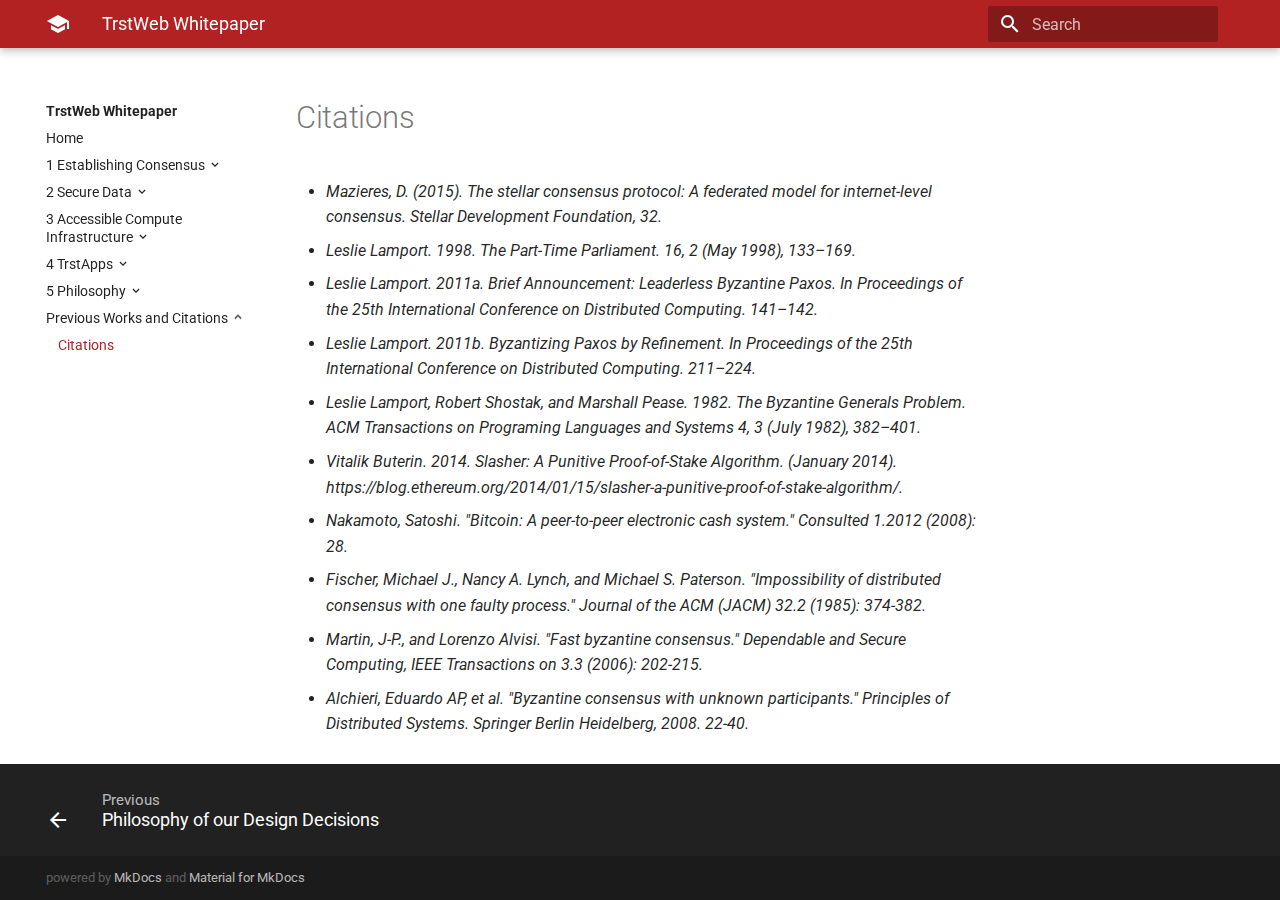
<file: Previous Works and Citations/9_citations/index.html>
<!doctype html>
<html lang="en" class="no-js">
  <head>
    
      <meta charset="utf-8">
      <meta name="viewport" content="width=device-width,initial-scale=1">
      <meta http-equiv="x-ua-compatible" content="ie=edge">
      
      
      
      
        <meta name="lang:clipboard.copy" content="Copy to clipboard">
      
        <meta name="lang:clipboard.copied" content="Copied to clipboard">
      
        <meta name="lang:search.language" content="en">
      
        <meta name="lang:search.pipeline.stopwords" content="True">
      
        <meta name="lang:search.pipeline.trimmer" content="True">
      
        <meta name="lang:search.result.none" content="No matching documents">
      
        <meta name="lang:search.result.one" content="1 matching document">
      
        <meta name="lang:search.result.other" content="# matching documents">
      
        <meta name="lang:search.tokenizer" content="[\s\-]+">
      
      <link rel="shortcut icon" href="../../assets/images/favicon.png">
      <meta name="generator" content="mkdocs-1.0.4, mkdocs-material-4.6.0">
    
    
      
        <title>Citations - TrstWeb Whitepaper</title>
      
    
    
      <link rel="stylesheet" href="../../assets/stylesheets/application.1b62728e.css">
      
      
    
    
      <script src="../../assets/javascripts/modernizr.268332fc.js"></script>
    
    
      
        <link href="https://fonts.gstatic.com" rel="preconnect" crossorigin>
        <link rel="stylesheet" href="https://fonts.googleapis.com/css?family=Roboto:300,400,400i,700%7CRoboto+Mono&display=fallback">
        <style>body,input{font-family:"Roboto","Helvetica Neue",Helvetica,Arial,sans-serif}code,kbd,pre{font-family:"Roboto Mono","Courier New",Courier,monospace}</style>
      
    
    <link rel="stylesheet" href="../../assets/fonts/material-icons.css">
    
    
    
      
    
    
  </head>
  
    <body dir="ltr">
  
    <svg class="md-svg">
      <defs>
        
        
      </defs>
    </svg>
    <input class="md-toggle" data-md-toggle="drawer" type="checkbox" id="__drawer" autocomplete="off">
    <input class="md-toggle" data-md-toggle="search" type="checkbox" id="__search" autocomplete="off">
    <label class="md-overlay" data-md-component="overlay" for="__drawer"></label>
    
      <a href="#citations" tabindex="1" class="md-skip">
        Skip to content
      </a>
    
    
      <header class="md-header" data-md-component="header">
  <nav class="md-header-nav md-grid">
    <div class="md-flex">
      <div class="md-flex__cell md-flex__cell--shrink">
        <a href="../.." title="TrstWeb Whitepaper" class="md-header-nav__button md-logo">
          
            <i class="md-icon"></i>
          
        </a>
      </div>
      <div class="md-flex__cell md-flex__cell--shrink">
        <label class="md-icon md-icon--menu md-header-nav__button" for="__drawer"></label>
      </div>
      <div class="md-flex__cell md-flex__cell--stretch">
        <div class="md-flex__ellipsis md-header-nav__title" data-md-component="title">
          
            <span class="md-header-nav__topic">
              TrstWeb Whitepaper
            </span>
            <span class="md-header-nav__topic">
              
                Citations
              
            </span>
          
        </div>
      </div>
      <div class="md-flex__cell md-flex__cell--shrink">
        
          <label class="md-icon md-icon--search md-header-nav__button" for="__search"></label>
          
<div class="md-search" data-md-component="search" role="dialog">
  <label class="md-search__overlay" for="__search"></label>
  <div class="md-search__inner" role="search">
    <form class="md-search__form" name="search">
      <input type="text" class="md-search__input" name="query" placeholder="Search" autocapitalize="off" autocorrect="off" autocomplete="off" spellcheck="false" data-md-component="query" data-md-state="active">
      <label class="md-icon md-search__icon" for="__search"></label>
      <button type="reset" class="md-icon md-search__icon" data-md-component="reset" tabindex="-1">
        &#xE5CD;
      </button>
    </form>
    <div class="md-search__output">
      <div class="md-search__scrollwrap" data-md-scrollfix>
        <div class="md-search-result" data-md-component="result">
          <div class="md-search-result__meta">
            Type to start searching
          </div>
          <ol class="md-search-result__list"></ol>
        </div>
      </div>
    </div>
  </div>
</div>
        
      </div>
      
    </div>
  </nav>
</header>
    
    <div class="md-container">
      
        
      
      
      <main class="md-main" role="main">
        <div class="md-main__inner md-grid" data-md-component="container">
          
            
              <div class="md-sidebar md-sidebar--primary" data-md-component="navigation">
                <div class="md-sidebar__scrollwrap">
                  <div class="md-sidebar__inner">
                    <nav class="md-nav md-nav--primary" data-md-level="0">
  <label class="md-nav__title md-nav__title--site" for="__drawer">
    <a href="../.." title="TrstWeb Whitepaper" class="md-nav__button md-logo">
      
        <i class="md-icon"></i>
      
    </a>
    TrstWeb Whitepaper
  </label>
  
  <ul class="md-nav__list" data-md-scrollfix>
    
      
      
      


  <li class="md-nav__item">
    <a href="../.." title="Home" class="md-nav__link">
      Home
    </a>
  </li>

    
      
      
      


  <li class="md-nav__item md-nav__item--nested">
    
      <input class="md-toggle md-nav__toggle" data-md-toggle="nav-2" type="checkbox" id="nav-2">
    
    <label class="md-nav__link" for="nav-2">
      1 Establishing Consensus
    </label>
    <nav class="md-nav" data-md-component="collapsible" data-md-level="1">
      <label class="md-nav__title" for="nav-2">
        1 Establishing Consensus
      </label>
      <ul class="md-nav__list" data-md-scrollfix>
        
        
          
          
          


  <li class="md-nav__item">
    <a href="../../1_Establishing_Consensus/1_TrstWeb-as-a-distributed-system/" title="The TrstWeb as a Distributed System" class="md-nav__link">
      The TrstWeb as a Distributed System
    </a>
  </li>

        
          
          
          


  <li class="md-nav__item">
    <a href="../../1_Establishing_Consensus/2_Consensus_Protocol/" title="Understading Consensus" class="md-nav__link">
      Understading Consensus
    </a>
  </li>

        
          
          
          


  <li class="md-nav__item">
    <a href="../../1_Establishing_Consensus/3_Flexible Trust/" title="Flexible Trust" class="md-nav__link">
      Flexible Trust
    </a>
  </li>

        
          
          
          


  <li class="md-nav__item">
    <a href="../../1_Establishing_Consensus/4_Voting/" title="Voting" class="md-nav__link">
      Voting
    </a>
  </li>

        
          
          
          


  <li class="md-nav__item">
    <a href="../../1_Establishing_Consensus/5_SPEC/" title="TrstConsensus Spec" class="md-nav__link">
      TrstConsensus Spec
    </a>
  </li>

        
      </ul>
    </nav>
  </li>

    
      
      
      


  <li class="md-nav__item md-nav__item--nested">
    
      <input class="md-toggle md-nav__toggle" data-md-toggle="nav-3" type="checkbox" id="nav-3">
    
    <label class="md-nav__link" for="nav-3">
      2 Secure Data
    </label>
    <nav class="md-nav" data-md-component="collapsible" data-md-level="1">
      <label class="md-nav__title" for="nav-3">
        2 Secure Data
      </label>
      <ul class="md-nav__list" data-md-scrollfix>
        
        
          
          
          


  <li class="md-nav__item">
    <a href="../../2_Secure Data/Data/" title="Local Data" class="md-nav__link">
      Local Data
    </a>
  </li>

        
          
          
          


  <li class="md-nav__item">
    <a href="../../2_Secure Data/Digital_Security/" title="Verifying Authenticity" class="md-nav__link">
      Verifying Authenticity
    </a>
  </li>

        
          
          
          


  <li class="md-nav__item">
    <a href="../../2_Secure Data/Merkle_Trees/" title="Merkle Trees" class="md-nav__link">
      Merkle Trees
    </a>
  </li>

        
          
          
          


  <li class="md-nav__item">
    <a href="../../2_Secure Data/OffChainData/" title="OffChainData" class="md-nav__link">
      OffChainData
    </a>
  </li>

        
      </ul>
    </nav>
  </li>

    
      
      
      


  <li class="md-nav__item md-nav__item--nested">
    
      <input class="md-toggle md-nav__toggle" data-md-toggle="nav-4" type="checkbox" id="nav-4">
    
    <label class="md-nav__link" for="nav-4">
      3 Accessible Compute Infrastructure
    </label>
    <nav class="md-nav" data-md-component="collapsible" data-md-level="1">
      <label class="md-nav__title" for="nav-4">
        3 Accessible Compute Infrastructure
      </label>
      <ul class="md-nav__list" data-md-scrollfix>
        
        
          
          
          


  <li class="md-nav__item">
    <a href="../../3_Accessible_Compute_Infrastructure/5_ParallelCompute/" title="Compute Middleware" class="md-nav__link">
      Compute Middleware
    </a>
  </li>

        
      </ul>
    </nav>
  </li>

    
      
      
      


  <li class="md-nav__item md-nav__item--nested">
    
      <input class="md-toggle md-nav__toggle" data-md-toggle="nav-5" type="checkbox" id="nav-5">
    
    <label class="md-nav__link" for="nav-5">
      4 TrstApps
    </label>
    <nav class="md-nav" data-md-component="collapsible" data-md-level="1">
      <label class="md-nav__title" for="nav-5">
        4 TrstApps
      </label>
      <ul class="md-nav__list" data-md-scrollfix>
        
        
          
          
          


  <li class="md-nav__item">
    <a href="../../4_TrstApps/3_Apps/" title="Verifiable and Non-Censorable Applications" class="md-nav__link">
      Verifiable and Non-Censorable Applications
    </a>
  </li>

        
      </ul>
    </nav>
  </li>

    
      
      
      


  <li class="md-nav__item md-nav__item--nested">
    
      <input class="md-toggle md-nav__toggle" data-md-toggle="nav-6" type="checkbox" id="nav-6">
    
    <label class="md-nav__link" for="nav-6">
      5 Philosophy
    </label>
    <nav class="md-nav" data-md-component="collapsible" data-md-level="1">
      <label class="md-nav__title" for="nav-6">
        5 Philosophy
      </label>
      <ul class="md-nav__list" data-md-scrollfix>
        
        
          
          
          


  <li class="md-nav__item">
    <a href="../../5_Philosophy/0_Philosophy/" title="Philosophy of our Design Decisions" class="md-nav__link">
      Philosophy of our Design Decisions
    </a>
  </li>

        
      </ul>
    </nav>
  </li>

    
      
      
      

  


  <li class="md-nav__item md-nav__item--active md-nav__item--nested">
    
      <input class="md-toggle md-nav__toggle" data-md-toggle="nav-7" type="checkbox" id="nav-7" checked>
    
    <label class="md-nav__link" for="nav-7">
      Previous Works and Citations
    </label>
    <nav class="md-nav" data-md-component="collapsible" data-md-level="1">
      <label class="md-nav__title" for="nav-7">
        Previous Works and Citations
      </label>
      <ul class="md-nav__list" data-md-scrollfix>
        
        
          
          
          

  


  <li class="md-nav__item md-nav__item--active">
    
    <input class="md-toggle md-nav__toggle" data-md-toggle="toc" type="checkbox" id="__toc">
    
      
    
    
    <a href="./" title="Citations" class="md-nav__link md-nav__link--active">
      Citations
    </a>
    
  </li>

        
      </ul>
    </nav>
  </li>

    
  </ul>
</nav>
                  </div>
                </div>
              </div>
            
            
              <div class="md-sidebar md-sidebar--secondary" data-md-component="toc">
                <div class="md-sidebar__scrollwrap">
                  <div class="md-sidebar__inner">
                    
<nav class="md-nav md-nav--secondary">
  
  
    
  
  
</nav>
                  </div>
                </div>
              </div>
            
          
          <div class="md-content">
            <article class="md-content__inner md-typeset">
              
                
                
                <h1 id="citations">Citations</h1>
<ul>
<li><em>Mazieres, D. (2015). The stellar consensus protocol: A federated model for internet-level consensus. Stellar Development Foundation, 32.</em></li>
<li><em>Leslie Lamport. 1998. The Part-Time Parliament. 16, 2 (May 1998), 133–169.</em></li>
<li><em>Leslie Lamport. 2011a. Brief Announcement: Leaderless Byzantine Paxos. In Proceedings of the 25th International Conference on Distributed Computing. 141–142.</em></li>
<li><em>Leslie Lamport. 2011b. Byzantizing Paxos by Refinement. In Proceedings of the 25th International Conference on Distributed Computing. 211–224.</em></li>
<li><em>Leslie Lamport, Robert Shostak, and Marshall Pease. 1982. The Byzantine Generals Problem. ACM Transactions on Programing Languages and Systems 4, 3 (July 1982), 382–401.</em></li>
<li><em>Vitalik Buterin. 2014. Slasher: A Punitive Proof-of-Stake Algorithm. (January 2014). https://blog.ethereum.org/2014/01/15/slasher-a-punitive-proof-of-stake-algorithm/.</em></li>
<li><em>Nakamoto, Satoshi. &quot;Bitcoin: A peer-to-peer electronic cash system.&quot; Consulted 1.2012 (2008): 28.</em></li>
<li><em>Fischer, Michael J., Nancy A. Lynch, and Michael S. Paterson. &quot;Impossibility of distributed consensus with one faulty process.&quot; Journal of the ACM (JACM) 32.2 (1985): 374-382.</em></li>
<li><em>Martin, J-P., and Lorenzo Alvisi. &quot;Fast byzantine consensus.&quot; Dependable and Secure Computing, IEEE Transactions on 3.3 (2006): 202-215.</em></li>
<li><em>Alchieri, Eduardo AP, et al. &quot;Byzantine consensus with unknown participants.&quot; Principles of Distributed Systems. Springer Berlin Heidelberg, 2008. 22-40.</em></li>
</ul>
                
                  
                
                
              
              
                


              
            </article>
          </div>
        </div>
      </main>
      
        
<footer class="md-footer">
  
    <div class="md-footer-nav">
      <nav class="md-footer-nav__inner md-grid">
        
          <a href="../../5_Philosophy/0_Philosophy/" title="Philosophy of our Design Decisions" class="md-flex md-footer-nav__link md-footer-nav__link--prev" rel="prev">
            <div class="md-flex__cell md-flex__cell--shrink">
              <i class="md-icon md-icon--arrow-back md-footer-nav__button"></i>
            </div>
            <div class="md-flex__cell md-flex__cell--stretch md-footer-nav__title">
              <span class="md-flex__ellipsis">
                <span class="md-footer-nav__direction">
                  Previous
                </span>
                Philosophy of our Design Decisions
              </span>
            </div>
          </a>
        
        
      </nav>
    </div>
  
  <div class="md-footer-meta md-typeset">
    <div class="md-footer-meta__inner md-grid">
      <div class="md-footer-copyright">
        
        powered by
        <a href="https://www.mkdocs.org">MkDocs</a>
        and
        <a href="https://squidfunk.github.io/mkdocs-material/">
          Material for MkDocs</a>
      </div>
      
    </div>
  </div>
</footer>
      
    </div>
    
      <script src="../../assets/javascripts/application.808e90bb.js"></script>
      
      <script>app.initialize({version:"1.0.4",url:{base:"../.."}})</script>
      
    
  </body>
</html>
</file>
<file: assets/stylesheets/application.1b62728e.css>
html{box-sizing:border-box}*,:after,:before{box-sizing:inherit}html{-webkit-text-size-adjust:none;-moz-text-size-adjust:none;-ms-text-size-adjust:none;text-size-adjust:none}body{margin:0}hr{overflow:visible;box-sizing:content-box}a{-webkit-text-decoration-skip:objects}a,button,input,label{-webkit-tap-highlight-color:transparent}a{color:inherit;text-decoration:none}small,sub,sup{font-size:80%}sub,sup{position:relative;line-height:0;vertical-align:baseline}sub{bottom:-.25em}sup{top:-.5em}img{border-style:none}table{border-collapse:separate;border-spacing:0}td,th{font-weight:400;vertical-align:top}button{margin:0;padding:0;border:0;outline-style:none;background:transparent;font-size:inherit}input{border:0;outline:0}.md-clipboard:before,.md-icon,.md-nav__button,.md-nav__link:after,.md-nav__title:before,.md-search-result__article--document:before,.md-source-file:before,.md-typeset .admonition>.admonition-title:before,.md-typeset .admonition>summary:before,.md-typeset .critic.comment:before,.md-typeset .footnote-backref,.md-typeset .task-list-control .task-list-indicator:before,.md-typeset details>.admonition-title:before,.md-typeset details>summary:before,.md-typeset summary:after{font-family:Material Icons;font-style:normal;font-variant:normal;font-weight:400;line-height:1;text-transform:none;white-space:nowrap;speak:none;word-wrap:normal;direction:ltr}.md-content__icon,.md-footer-nav__button,.md-header-nav__button,.md-nav__button,.md-nav__title:before,.md-search-result__article--document:before{display:inline-block;margin:.2rem;padding:.4rem;font-size:1.2rem;cursor:pointer}.md-icon--arrow-back:before{content:""}.md-icon--arrow-forward:before{content:""}.md-icon--menu:before{content:""}.md-icon--search:before{content:""}[dir=rtl] .md-icon--arrow-back:before{content:""}[dir=rtl] .md-icon--arrow-forward:before{content:""}body{-webkit-font-smoothing:antialiased;-moz-osx-font-smoothing:grayscale}body,input{color:rgba(0,0,0,.87);font-feature-settings:"kern","liga";font-family:Helvetica Neue,Helvetica,Arial,sans-serif}code,kbd,pre{color:rgba(0,0,0,.87);font-feature-settings:"kern";font-family:Courier New,Courier,monospace}.md-typeset{font-size:.8rem;line-height:1.6;-webkit-print-color-adjust:exact}.md-typeset blockquote,.md-typeset ol,.md-typeset p,.md-typeset ul{margin:1em 0}.md-typeset h1{margin:0 0 2rem;color:rgba(0,0,0,.54);font-size:1.5625rem;line-height:1.3}.md-typeset h1,.md-typeset h2{font-weight:300;letter-spacing:-.01em}.md-typeset h2{margin:2rem 0 .8rem;font-size:1.25rem;line-height:1.4}.md-typeset h3{margin:1.6rem 0 .8rem;font-size:1rem;font-weight:400;letter-spacing:-.01em;line-height:1.5}.md-typeset h2+h3{margin-top:.8rem}.md-typeset h4{font-size:.8rem}.md-typeset h4,.md-typeset h5,.md-typeset h6{margin:.8rem 0;font-weight:700;letter-spacing:-.01em}.md-typeset h5,.md-typeset h6{color:rgba(0,0,0,.54);font-size:.64rem}.md-typeset h5{text-transform:uppercase}.md-typeset hr{margin:1.5em 0;border-bottom:.05rem dotted rgba(0,0,0,.26)}.md-typeset a{color:#b22222;word-break:break-word}.md-typeset a,.md-typeset a:before{-webkit-transition:color .125s;transition:color .125s}.md-typeset a:active,.md-typeset a:hover{color:#536dfe}.md-typeset code,.md-typeset pre{background-color:hsla(0,0%,92.5%,.5);color:#37474f;font-size:85%;direction:ltr}.md-typeset code{margin:0 .29412em;padding:.07353em 0;border-radius:.1rem;box-shadow:.29412em 0 0 hsla(0,0%,92.5%,.5),-.29412em 0 0 hsla(0,0%,92.5%,.5);word-break:break-word;-webkit-box-decoration-break:clone;box-decoration-break:clone}.md-typeset h1 code,.md-typeset h2 code,.md-typeset h3 code,.md-typeset h4 code,.md-typeset h5 code,.md-typeset h6 code{margin:0;background-color:transparent;box-shadow:none}.md-typeset a>code{margin:inherit;padding:inherit;border-radius:initial;background-color:inherit;color:inherit;box-shadow:none}.md-typeset pre{position:relative;margin:1em 0;border-radius:.1rem;line-height:1.4;-webkit-overflow-scrolling:touch}.md-typeset pre>code{display:block;margin:0;padding:.525rem .6rem;background-color:transparent;font-size:inherit;box-shadow:none;-webkit-box-decoration-break:slice;box-decoration-break:slice;overflow:auto}.md-typeset pre>code::-webkit-scrollbar{width:.2rem;height:.2rem}.md-typeset pre>code::-webkit-scrollbar-thumb{background-color:rgba(0,0,0,.26)}.md-typeset pre>code::-webkit-scrollbar-thumb:hover{background-color:#536dfe}.md-typeset kbd{padding:0 .29412em;border-radius:.15rem;border:.05rem solid #c9c9c9;border-bottom-color:#bcbcbc;background-color:#fcfcfc;color:#555;font-size:85%;box-shadow:0 .05rem 0 #b0b0b0;word-break:break-word}.md-typeset mark{margin:0 .25em;padding:.0625em 0;border-radius:.1rem;background-color:rgba(255,235,59,.5);box-shadow:.25em 0 0 rgba(255,235,59,.5),-.25em 0 0 rgba(255,235,59,.5);word-break:break-word;-webkit-box-decoration-break:clone;box-decoration-break:clone}.md-typeset abbr{border-bottom:.05rem dotted rgba(0,0,0,.54);text-decoration:none;cursor:help}.md-typeset small{opacity:.75}.md-typeset sub,.md-typeset sup{margin-left:.07812em}[dir=rtl] .md-typeset sub,[dir=rtl] .md-typeset sup{margin-right:.07812em;margin-left:0}.md-typeset blockquote{padding-left:.6rem;border-left:.2rem solid rgba(0,0,0,.26);color:rgba(0,0,0,.54)}[dir=rtl] .md-typeset blockquote{padding-right:.6rem;padding-left:0;border-right:.2rem solid rgba(0,0,0,.26);border-left:initial}.md-typeset ul{list-style-type:disc}.md-typeset ol,.md-typeset ul{margin-left:.625em;padding:0}[dir=rtl] .md-typeset ol,[dir=rtl] .md-typeset ul{margin-right:.625em;margin-left:0}.md-typeset ol ol,.md-typeset ul ol{list-style-type:lower-alpha}.md-typeset ol ol ol,.md-typeset ul ol ol{list-style-type:lower-roman}.md-typeset ol li,.md-typeset ul li{margin-bottom:.5em;margin-left:1.25em}[dir=rtl] .md-typeset ol li,[dir=rtl] .md-typeset ul li{margin-right:1.25em;margin-left:0}.md-typeset ol li blockquote,.md-typeset ol li p,.md-typeset ul li blockquote,.md-typeset ul li p{margin:.5em 0}.md-typeset ol li:last-child,.md-typeset ul li:last-child{margin-bottom:0}.md-typeset ol li ol,.md-typeset ol li ul,.md-typeset ul li ol,.md-typeset ul li ul{margin:.5em 0 .5em .625em}[dir=rtl] .md-typeset ol li ol,[dir=rtl] .md-typeset ol li ul,[dir=rtl] .md-typeset ul li ol,[dir=rtl] .md-typeset ul li ul{margin-right:.625em;margin-left:0}.md-typeset dd{margin:1em 0 1em 1.875em}[dir=rtl] .md-typeset dd{margin-right:1.875em;margin-left:0}.md-typeset iframe,.md-typeset img,.md-typeset svg{max-width:100%}.md-typeset table:not([class]){box-shadow:0 2px 2px 0 rgba(0,0,0,.14),0 1px 5px 0 rgba(0,0,0,.12),0 3px 1px -2px rgba(0,0,0,.2);display:inline-block;max-width:100%;border-radius:.1rem;font-size:.64rem;overflow:auto;-webkit-overflow-scrolling:touch}.md-typeset table:not([class])+*{margin-top:1.5em}.md-typeset table:not([class]) td:not([align]),.md-typeset table:not([class]) th:not([align]){text-align:left}[dir=rtl] .md-typeset table:not([class]) td:not([align]),[dir=rtl] .md-typeset table:not([class]) th:not([align]){text-align:right}.md-typeset table:not([class]) th{min-width:5rem;padding:.6rem .8rem;background-color:rgba(0,0,0,.54);color:#fff;vertical-align:top}.md-typeset table:not([class]) td{padding:.6rem .8rem;border-top:.05rem solid rgba(0,0,0,.07);vertical-align:top}.md-typeset table:not([class]) tr{-webkit-transition:background-color .125s;transition:background-color .125s}.md-typeset table:not([class]) tr:hover{background-color:rgba(0,0,0,.035);box-shadow:inset 0 .05rem 0 #fff}.md-typeset table:not([class]) tr:first-child td{border-top:0}.md-typeset table:not([class]) a{word-break:normal}.md-typeset__scrollwrap{margin:1em -.8rem;overflow-x:auto;-webkit-overflow-scrolling:touch}.md-typeset .md-typeset__table{display:inline-block;margin-bottom:.5em;padding:0 .8rem}.md-typeset .md-typeset__table table{display:table;width:100%;margin:0;overflow:hidden}html{font-size:125%;overflow-x:hidden}body,html{height:100%}body{position:relative;font-size:.5rem}hr{display:block;height:.05rem;padding:0;border:0}.md-svg{display:none}.md-grid{max-width:61rem;margin-right:auto;margin-left:auto}.md-container,.md-main{overflow:auto}.md-container{display:table;width:100%;height:100%;padding-top:2.4rem;table-layout:fixed}.md-main{display:table-row;height:100%}.md-main__inner{height:100%;padding-top:1.5rem;padding-bottom:.05rem}.md-toggle{display:none}.md-overlay{position:fixed;top:0;width:0;height:0;-webkit-transition:width 0s .25s,height 0s .25s,opacity .25s;transition:width 0s .25s,height 0s .25s,opacity .25s;background-color:rgba(0,0,0,.54);opacity:0;z-index:3}.md-flex{display:table}.md-flex__cell{display:table-cell;position:relative;vertical-align:top}.md-flex__cell--shrink{width:0}.md-flex__cell--stretch{display:table;width:100%;table-layout:fixed}.md-flex__ellipsis{display:table-cell;text-overflow:ellipsis;white-space:nowrap;overflow:hidden}.md-skip{position:fixed;width:.05rem;height:.05rem;margin:.5rem;padding:.3rem .5rem;-webkit-transform:translateY(.4rem);transform:translateY(.4rem);border-radius:.1rem;background-color:rgba(0,0,0,.87);color:#fff;font-size:.64rem;opacity:0;overflow:hidden}.md-skip:focus{width:auto;height:auto;clip:auto;-webkit-transform:translateX(0);transform:translateX(0);-webkit-transition:opacity .175s 75ms,-webkit-transform .25s cubic-bezier(.4,0,.2,1);transition:opacity .175s 75ms,-webkit-transform .25s cubic-bezier(.4,0,.2,1);transition:transform .25s cubic-bezier(.4,0,.2,1),opacity .175s 75ms;transition:transform .25s cubic-bezier(.4,0,.2,1),opacity .175s 75ms,-webkit-transform .25s cubic-bezier(.4,0,.2,1);opacity:1;z-index:10}@page{margin:25mm}.md-clipboard{position:absolute;top:.3rem;right:.3rem;width:1.4rem;height:1.4rem;border-radius:.1rem;font-size:.8rem;cursor:pointer;z-index:1;-webkit-backface-visibility:hidden;backface-visibility:hidden}.md-clipboard:before{-webkit-transition:color .25s,opacity .25s;transition:color .25s,opacity .25s;color:rgba(0,0,0,.07);content:"\E14D"}.codehilite:hover .md-clipboard:before,.md-typeset .highlight:hover .md-clipboard:before,pre:hover .md-clipboard:before{color:rgba(0,0,0,.54)}.md-clipboard:focus:before,.md-clipboard:hover:before{color:#536dfe}.md-clipboard__message{display:block;position:absolute;top:0;right:1.7rem;padding:.3rem .5rem;-webkit-transform:translateX(.4rem);transform:translateX(.4rem);-webkit-transition:opacity .175s,-webkit-transform .25s cubic-bezier(.9,.1,.9,0);transition:opacity .175s,-webkit-transform .25s cubic-bezier(.9,.1,.9,0);transition:transform .25s cubic-bezier(.9,.1,.9,0),opacity .175s;transition:transform .25s cubic-bezier(.9,.1,.9,0),opacity .175s,-webkit-transform .25s cubic-bezier(.9,.1,.9,0);border-radius:.1rem;background-color:rgba(0,0,0,.54);color:#fff;font-size:.64rem;white-space:nowrap;opacity:0;pointer-events:none}.md-clipboard__message--active{-webkit-transform:translateX(0);transform:translateX(0);-webkit-transition:opacity .175s 75ms,-webkit-transform .25s cubic-bezier(.4,0,.2,1);transition:opacity .175s 75ms,-webkit-transform .25s cubic-bezier(.4,0,.2,1);transition:transform .25s cubic-bezier(.4,0,.2,1),opacity .175s 75ms;transition:transform .25s cubic-bezier(.4,0,.2,1),opacity .175s 75ms,-webkit-transform .25s cubic-bezier(.4,0,.2,1);opacity:1;pointer-events:auto}.md-clipboard__message:before{content:attr(aria-label)}.md-clipboard__message:after{display:block;position:absolute;top:50%;right:-.2rem;width:0;margin-top:-.2rem;border-color:transparent rgba(0,0,0,.54);border-style:solid;border-width:.2rem 0 .2rem .2rem;content:""}.md-content__inner{margin:0 .8rem 1.2rem;padding-top:.6rem}.md-content__inner:before{display:block;height:.4rem;content:""}.md-content__inner>:last-child{margin-bottom:0}.md-content__icon{position:relative;margin:.4rem 0;padding:0;float:right}.md-typeset .md-content__icon{color:rgba(0,0,0,.26)}.md-header{position:fixed;top:0;right:0;left:0;height:2.4rem;-webkit-transition:background-color .25s,color .25s;transition:background-color .25s,color .25s;background-color:#b22222;color:#fff;box-shadow:none;z-index:2;-webkit-backface-visibility:hidden;backface-visibility:hidden}.no-js .md-header{-webkit-transition:none;transition:none;box-shadow:none}.md-header[data-md-state=shadow]{-webkit-transition:background-color .25s,color .25s,box-shadow .25s;transition:background-color .25s,color .25s,box-shadow .25s;box-shadow:0 0 .2rem rgba(0,0,0,.1),0 .2rem .4rem rgba(0,0,0,.2)}.md-header-nav{padding:0 .2rem}.md-header-nav__button{position:relative;-webkit-transition:opacity .25s;transition:opacity .25s;z-index:1}.md-header-nav__button:hover{opacity:.7}.md-header-nav__button.md-logo *{display:block}.no-js .md-header-nav__button.md-icon--search{display:none}.md-header-nav__topic{display:block;position:absolute;-webkit-transition:opacity .15s,-webkit-transform .4s cubic-bezier(.1,.7,.1,1);transition:opacity .15s,-webkit-transform .4s cubic-bezier(.1,.7,.1,1);transition:transform .4s cubic-bezier(.1,.7,.1,1),opacity .15s;transition:transform .4s cubic-bezier(.1,.7,.1,1),opacity .15s,-webkit-transform .4s cubic-bezier(.1,.7,.1,1);text-overflow:ellipsis;white-space:nowrap;overflow:hidden}.md-header-nav__topic+.md-header-nav__topic{-webkit-transform:translateX(1.25rem);transform:translateX(1.25rem);-webkit-transition:opacity .15s,-webkit-transform .4s cubic-bezier(1,.7,.1,.1);transition:opacity .15s,-webkit-transform .4s cubic-bezier(1,.7,.1,.1);transition:transform .4s cubic-bezier(1,.7,.1,.1),opacity .15s;transition:transform .4s cubic-bezier(1,.7,.1,.1),opacity .15s,-webkit-transform .4s cubic-bezier(1,.7,.1,.1);opacity:0;z-index:-1;pointer-events:none}[dir=rtl] .md-header-nav__topic+.md-header-nav__topic{-webkit-transform:translateX(-1.25rem);transform:translateX(-1.25rem)}.no-js .md-header-nav__topic{position:static}.no-js .md-header-nav__topic+.md-header-nav__topic{display:none}.md-header-nav__title{padding:0 1rem;font-size:.9rem;line-height:2.4rem}.md-header-nav__title[data-md-state=active] .md-header-nav__topic{-webkit-transform:translateX(-1.25rem);transform:translateX(-1.25rem);-webkit-transition:opacity .15s,-webkit-transform .4s cubic-bezier(1,.7,.1,.1);transition:opacity .15s,-webkit-transform .4s cubic-bezier(1,.7,.1,.1);transition:transform .4s cubic-bezier(1,.7,.1,.1),opacity .15s;transition:transform .4s cubic-bezier(1,.7,.1,.1),opacity .15s,-webkit-transform .4s cubic-bezier(1,.7,.1,.1);opacity:0;z-index:-1;pointer-events:none}[dir=rtl] .md-header-nav__title[data-md-state=active] .md-header-nav__topic{-webkit-transform:translateX(1.25rem);transform:translateX(1.25rem)}.md-header-nav__title[data-md-state=active] .md-header-nav__topic+.md-header-nav__topic{-webkit-transform:translateX(0);transform:translateX(0);-webkit-transition:opacity .15s,-webkit-transform .4s cubic-bezier(.1,.7,.1,1);transition:opacity .15s,-webkit-transform .4s cubic-bezier(.1,.7,.1,1);transition:transform .4s cubic-bezier(.1,.7,.1,1),opacity .15s;transition:transform .4s cubic-bezier(.1,.7,.1,1),opacity .15s,-webkit-transform .4s cubic-bezier(.1,.7,.1,1);opacity:1;z-index:0;pointer-events:auto}.md-header-nav__source{display:none}.md-hero{-webkit-transition:background .25s;transition:background .25s;background-color:#b22222;color:#fff;font-size:1rem;overflow:hidden}.md-hero__inner{margin-top:1rem;padding:.8rem .8rem .4rem;-webkit-transition:opacity .25s,-webkit-transform .4s cubic-bezier(.1,.7,.1,1);transition:opacity .25s,-webkit-transform .4s cubic-bezier(.1,.7,.1,1);transition:transform .4s cubic-bezier(.1,.7,.1,1),opacity .25s;transition:transform .4s cubic-bezier(.1,.7,.1,1),opacity .25s,-webkit-transform .4s cubic-bezier(.1,.7,.1,1);-webkit-transition-delay:.1s;transition-delay:.1s}[data-md-state=hidden] .md-hero__inner{pointer-events:none;-webkit-transform:translateY(.625rem);transform:translateY(.625rem);-webkit-transition:opacity .1s 0s,-webkit-transform 0s .4s;transition:opacity .1s 0s,-webkit-transform 0s .4s;transition:transform 0s .4s,opacity .1s 0s;transition:transform 0s .4s,opacity .1s 0s,-webkit-transform 0s .4s;opacity:0}.md-hero--expand .md-hero__inner{margin-bottom:1.2rem}.md-footer-nav{background-color:rgba(0,0,0,.87);color:#fff}.md-footer-nav__inner{padding:.2rem;overflow:auto}.md-footer-nav__link{padding-top:1.4rem;padding-bottom:.4rem;-webkit-transition:opacity .25s;transition:opacity .25s}.md-footer-nav__link:hover{opacity:.7}.md-footer-nav__link--prev{width:25%;float:left}[dir=rtl] .md-footer-nav__link--prev{float:right}.md-footer-nav__link--next{width:75%;float:right;text-align:right}[dir=rtl] .md-footer-nav__link--next{float:left;text-align:left}.md-footer-nav__button{-webkit-transition:background .25s;transition:background .25s}.md-footer-nav__title{position:relative;padding:0 1rem;font-size:.9rem;line-height:2.4rem}.md-footer-nav__direction{position:absolute;right:0;left:0;margin-top:-1rem;padding:0 1rem;color:hsla(0,0%,100%,.7);font-size:.75rem}.md-footer-meta{background-color:rgba(0,0,0,.895)}.md-footer-meta__inner{padding:.2rem;overflow:auto}html .md-footer-meta.md-typeset a{color:hsla(0,0%,100%,.7)}html .md-footer-meta.md-typeset a:focus,html .md-footer-meta.md-typeset a:hover{color:#fff}.md-footer-copyright{margin:0 .6rem;padding:.4rem 0;color:hsla(0,0%,100%,.3);font-size:.64rem}.md-footer-copyright__highlight{color:hsla(0,0%,100%,.7)}.md-footer-social{margin:0 .4rem;padding:.2rem 0 .6rem}.md-footer-social__link{display:inline-block;width:1.6rem;height:1.6rem;font-size:.8rem;text-align:center}.md-footer-social__link:before{line-height:1.9}.md-nav{font-size:.7rem;line-height:1.3}.md-nav__title{display:block;padding:0 .6rem;font-weight:700;text-overflow:ellipsis;overflow:hidden}.md-nav__title:before{display:none;content:"\E5C4"}[dir=rtl] .md-nav__title:before{content:"\E5C8"}.md-nav__title .md-nav__button{display:none}.md-nav__list{margin:0;padding:0;list-style:none}.md-nav__item{padding:0 .6rem}.md-nav__item:last-child{padding-bottom:.6rem}.md-nav__item .md-nav__item{padding-right:0}[dir=rtl] .md-nav__item .md-nav__item{padding-right:.6rem;padding-left:0}.md-nav__item .md-nav__item:last-child{padding-bottom:0}.md-nav__button img{width:100%;height:auto}.md-nav__link{display:block;margin-top:.625em;-webkit-transition:color .125s;transition:color .125s;text-overflow:ellipsis;cursor:pointer;overflow:hidden}.md-nav__item--nested>.md-nav__link:after{content:"\E313"}html .md-nav__link[for=__toc],html .md-nav__link[for=__toc]+.md-nav__link:after,html .md-nav__link[for=__toc]~.md-nav{display:none}.md-nav__link[data-md-state=blur]{color:rgba(0,0,0,.54)}.md-nav__link--active,.md-nav__link:active{color:#b22222}.md-nav__item--nested>.md-nav__link{color:inherit}.md-nav__link:focus,.md-nav__link:hover{color:#536dfe}.md-nav__source,.no-js .md-search{display:none}.md-search__overlay{opacity:0;z-index:1}.md-search__form{position:relative}.md-search__input{position:relative;padding:0 2.2rem 0 3.6rem;text-overflow:ellipsis;z-index:2}[dir=rtl] .md-search__input{padding:0 3.6rem 0 2.2rem}.md-search__input::-webkit-input-placeholder{-webkit-transition:color .25s cubic-bezier(.1,.7,.1,1);transition:color .25s cubic-bezier(.1,.7,.1,1)}.md-search__input::-moz-placeholder{-moz-transition:color .25s cubic-bezier(.1,.7,.1,1);transition:color .25s cubic-bezier(.1,.7,.1,1)}.md-search__input:-ms-input-placeholder{-ms-transition:color .25s cubic-bezier(.1,.7,.1,1);transition:color .25s cubic-bezier(.1,.7,.1,1)}.md-search__input::-ms-input-placeholder{-ms-transition:color .25s cubic-bezier(.1,.7,.1,1);transition:color .25s cubic-bezier(.1,.7,.1,1)}.md-search__input::placeholder{-webkit-transition:color .25s cubic-bezier(.1,.7,.1,1);transition:color .25s cubic-bezier(.1,.7,.1,1)}.md-search__input::-webkit-input-placeholder{color:rgba(0,0,0,.54)}.md-search__input::-moz-placeholder{color:rgba(0,0,0,.54)}.md-search__input:-ms-input-placeholder{color:rgba(0,0,0,.54)}.md-search__input::-ms-input-placeholder{color:rgba(0,0,0,.54)}.md-search__input::placeholder,.md-search__input~.md-search__icon{color:rgba(0,0,0,.54)}.md-search__input::-ms-clear{display:none}.md-search__icon{position:absolute;-webkit-transition:color .25s cubic-bezier(.1,.7,.1,1),opacity .25s;transition:color .25s cubic-bezier(.1,.7,.1,1),opacity .25s;font-size:1.2rem;cursor:pointer;z-index:2}.md-search__icon:hover{opacity:.7}.md-search__icon[for=__search]{top:.3rem;left:.5rem}[dir=rtl] .md-search__icon[for=__search]{right:.5rem;left:auto}.md-search__icon[for=__search]:before{content:"\E8B6"}.md-search__icon[type=reset]{top:.3rem;right:.5rem;-webkit-transform:scale(.125);transform:scale(.125);-webkit-transition:opacity .15s,-webkit-transform .15s cubic-bezier(.1,.7,.1,1);transition:opacity .15s,-webkit-transform .15s cubic-bezier(.1,.7,.1,1);transition:transform .15s cubic-bezier(.1,.7,.1,1),opacity .15s;transition:transform .15s cubic-bezier(.1,.7,.1,1),opacity .15s,-webkit-transform .15s cubic-bezier(.1,.7,.1,1);opacity:0}[dir=rtl] .md-search__icon[type=reset]{right:auto;left:.5rem}[data-md-toggle=search]:checked~.md-header .md-search__input:valid~.md-search__icon[type=reset]{-webkit-transform:scale(1);transform:scale(1);opacity:1}[data-md-toggle=search]:checked~.md-header .md-search__input:valid~.md-search__icon[type=reset]:hover{opacity:.7}.md-search__output{position:absolute;width:100%;border-radius:0 0 .1rem .1rem;overflow:hidden;z-index:1}.md-search__scrollwrap{height:100%;background-color:#fff;box-shadow:inset 0 .05rem 0 rgba(0,0,0,.07);overflow-y:auto;-webkit-overflow-scrolling:touch}.md-search-result{color:rgba(0,0,0,.87);word-break:break-word}.md-search-result__meta{padding:0 .8rem;background-color:rgba(0,0,0,.07);color:rgba(0,0,0,.54);font-size:.64rem;line-height:1.8rem}.md-search-result__list{margin:0;padding:0;border-top:.05rem solid rgba(0,0,0,.07);list-style:none}.md-search-result__item{box-shadow:0 -.05rem 0 rgba(0,0,0,.07)}.md-search-result__link{display:block;-webkit-transition:background .25s;transition:background .25s;outline:0;overflow:hidden}.md-search-result__link:hover,.md-search-result__link[data-md-state=active]{background-color:rgba(83,109,254,.1)}.md-search-result__link:hover .md-search-result__article:before,.md-search-result__link[data-md-state=active] .md-search-result__article:before{opacity:.7}.md-search-result__link:last-child .md-search-result__teaser{margin-bottom:.6rem}.md-search-result__article{position:relative;padding:0 .8rem;overflow:auto}.md-search-result__article--document:before{position:absolute;left:0;margin:.1rem;-webkit-transition:opacity .25s;transition:opacity .25s;color:rgba(0,0,0,.54);content:"\E880"}[dir=rtl] .md-search-result__article--document:before{right:0;left:auto}.md-search-result__article--document .md-search-result__title{margin:.55rem 0;font-size:.8rem;font-weight:400;line-height:1.4}.md-search-result__title{margin:.5em 0;font-size:.64rem;font-weight:700;line-height:1.4}.md-search-result__teaser{display:-webkit-box;max-height:1.65rem;margin:.5em 0;color:rgba(0,0,0,.54);font-size:.64rem;line-height:1.4;text-overflow:ellipsis;overflow:hidden;-webkit-box-orient:vertical;-webkit-line-clamp:2}.md-search-result em{font-style:normal;font-weight:700;text-decoration:underline}.md-sidebar{position:absolute;width:12.1rem;padding:1.2rem 0;overflow:hidden}.md-sidebar[data-md-state=lock]{position:fixed;top:2.4rem}.md-sidebar--secondary{display:none}.md-sidebar__scrollwrap{max-height:100%;margin:0 .2rem;overflow-y:auto;-webkit-backface-visibility:hidden;backface-visibility:hidden}.md-sidebar__scrollwrap::-webkit-scrollbar{width:.2rem;height:.2rem}.md-sidebar__scrollwrap::-webkit-scrollbar-thumb{background-color:rgba(0,0,0,.26)}.md-sidebar__scrollwrap::-webkit-scrollbar-thumb:hover{background-color:#536dfe}@-webkit-keyframes md-source__facts--done{0%{height:0}to{height:.65rem}}@keyframes md-source__facts--done{0%{height:0}to{height:.65rem}}@-webkit-keyframes md-source__fact--done{0%{-webkit-transform:translateY(100%);transform:translateY(100%);opacity:0}50%{opacity:0}to{-webkit-transform:translateY(0);transform:translateY(0);opacity:1}}@keyframes md-source__fact--done{0%{-webkit-transform:translateY(100%);transform:translateY(100%);opacity:0}50%{opacity:0}to{-webkit-transform:translateY(0);transform:translateY(0);opacity:1}}.md-source{display:block;padding-right:.6rem;-webkit-transition:opacity .25s;transition:opacity .25s;font-size:.65rem;line-height:1.2;white-space:nowrap}[dir=rtl] .md-source{padding-right:0;padding-left:.6rem}.md-source:hover{opacity:.7}.md-source:after,.md-source__icon{display:inline-block;height:2.4rem;content:"";vertical-align:middle}.md-source__icon{width:2.4rem}.md-source__icon svg{width:1.2rem;height:1.2rem;margin-top:.6rem;margin-left:.6rem}[dir=rtl] .md-source__icon svg{margin-right:.6rem;margin-left:0}.md-source__icon+.md-source__repository{margin-left:-2rem;padding-left:2rem}[dir=rtl] .md-source__icon+.md-source__repository{margin-right:-2rem;margin-left:0;padding-right:2rem;padding-left:0}.md-source__repository{display:inline-block;max-width:100%;margin-left:.6rem;font-weight:700;text-overflow:ellipsis;overflow:hidden;vertical-align:middle}.md-source__facts{margin:0;padding:0;font-size:.55rem;font-weight:700;list-style-type:none;opacity:.75;overflow:hidden}[data-md-state=done] .md-source__facts{-webkit-animation:md-source__facts--done .25s ease-in;animation:md-source__facts--done .25s ease-in}.md-source__fact{float:left}[dir=rtl] .md-source__fact{float:right}[data-md-state=done] .md-source__fact{-webkit-animation:md-source__fact--done .4s ease-out;animation:md-source__fact--done .4s ease-out}.md-source__fact:before{margin:0 .1rem;content:"\00B7"}.md-source__fact:first-child:before{display:none}.md-source-file{display:inline-block;margin:1em .5em 1em 0;padding-right:.25rem;border-radius:.1rem;background-color:rgba(0,0,0,.07);font-size:.64rem;list-style-type:none;cursor:pointer;overflow:hidden}.md-source-file:before{display:inline-block;margin-right:.25rem;padding:.25rem;background-color:rgba(0,0,0,.26);color:#fff;font-size:.8rem;content:"\E86F";vertical-align:middle}html .md-source-file{-webkit-transition:background .4s,color .4s,box-shadow .4s cubic-bezier(.4,0,.2,1);transition:background .4s,color .4s,box-shadow .4s cubic-bezier(.4,0,.2,1)}html .md-source-file:before{-webkit-transition:inherit;transition:inherit}html body .md-typeset .md-source-file{color:rgba(0,0,0,.54)}.md-source-file:hover{box-shadow:0 0 8px rgba(0,0,0,.18),0 8px 16px rgba(0,0,0,.36)}.md-source-file:hover:before{background-color:#536dfe}.md-tabs{width:100%;-webkit-transition:background .25s;transition:background .25s;background-color:#b22222;color:#fff;overflow:auto}.md-tabs__list{margin:0 0 0 .2rem;padding:0;list-style:none;white-space:nowrap}.md-tabs__item{display:inline-block;height:2.4rem;padding-right:.6rem;padding-left:.6rem}.md-tabs__link{display:block;margin-top:.8rem;-webkit-transition:opacity .25s,-webkit-transform .4s cubic-bezier(.1,.7,.1,1);transition:opacity .25s,-webkit-transform .4s cubic-bezier(.1,.7,.1,1);transition:transform .4s cubic-bezier(.1,.7,.1,1),opacity .25s;transition:transform .4s cubic-bezier(.1,.7,.1,1),opacity .25s,-webkit-transform .4s cubic-bezier(.1,.7,.1,1);font-size:.7rem;opacity:.7}.md-tabs__link--active,.md-tabs__link:hover{color:inherit;opacity:1}.md-tabs__item:nth-child(2) .md-tabs__link{-webkit-transition-delay:.02s;transition-delay:.02s}.md-tabs__item:nth-child(3) .md-tabs__link{-webkit-transition-delay:.04s;transition-delay:.04s}.md-tabs__item:nth-child(4) .md-tabs__link{-webkit-transition-delay:.06s;transition-delay:.06s}.md-tabs__item:nth-child(5) .md-tabs__link{-webkit-transition-delay:.08s;transition-delay:.08s}.md-tabs__item:nth-child(6) .md-tabs__link{-webkit-transition-delay:.1s;transition-delay:.1s}.md-tabs__item:nth-child(7) .md-tabs__link{-webkit-transition-delay:.12s;transition-delay:.12s}.md-tabs__item:nth-child(8) .md-tabs__link{-webkit-transition-delay:.14s;transition-delay:.14s}.md-tabs__item:nth-child(9) .md-tabs__link{-webkit-transition-delay:.16s;transition-delay:.16s}.md-tabs__item:nth-child(10) .md-tabs__link{-webkit-transition-delay:.18s;transition-delay:.18s}.md-tabs__item:nth-child(11) .md-tabs__link{-webkit-transition-delay:.2s;transition-delay:.2s}.md-tabs__item:nth-child(12) .md-tabs__link{-webkit-transition-delay:.22s;transition-delay:.22s}.md-tabs__item:nth-child(13) .md-tabs__link{-webkit-transition-delay:.24s;transition-delay:.24s}.md-tabs__item:nth-child(14) .md-tabs__link{-webkit-transition-delay:.26s;transition-delay:.26s}.md-tabs__item:nth-child(15) .md-tabs__link{-webkit-transition-delay:.28s;transition-delay:.28s}.md-tabs__item:nth-child(16) .md-tabs__link{-webkit-transition-delay:.3s;transition-delay:.3s}.md-tabs[data-md-state=hidden]{pointer-events:none}.md-tabs[data-md-state=hidden] .md-tabs__link{-webkit-transform:translateY(50%);transform:translateY(50%);-webkit-transition:color .25s,opacity .1s,-webkit-transform 0s .4s;transition:color .25s,opacity .1s,-webkit-transform 0s .4s;transition:color .25s,transform 0s .4s,opacity .1s;transition:color .25s,transform 0s .4s,opacity .1s,-webkit-transform 0s .4s;opacity:0}.md-typeset .admonition,.md-typeset details{box-shadow:0 2px 2px 0 rgba(0,0,0,.14),0 1px 5px 0 rgba(0,0,0,.12),0 3px 1px -2px rgba(0,0,0,.2);position:relative;margin:1.5625em 0;padding:0 .6rem;border-left:.2rem solid #448aff;border-radius:.1rem;font-size:.64rem;overflow:auto}[dir=rtl] .md-typeset .admonition,[dir=rtl] .md-typeset details{border-right:.2rem solid #448aff;border-left:none}html .md-typeset .admonition>:last-child,html .md-typeset details>:last-child{margin-bottom:.6rem}.md-typeset .admonition .admonition,.md-typeset .admonition details,.md-typeset details .admonition,.md-typeset details details{margin:1em 0}.md-typeset .admonition>.admonition-title,.md-typeset .admonition>summary,.md-typeset details>.admonition-title,.md-typeset details>summary{margin:0 -.6rem;padding:.4rem .6rem .4rem 2rem;border-bottom:.05rem solid rgba(68,138,255,.1);background-color:rgba(68,138,255,.1);font-weight:700}[dir=rtl] .md-typeset .admonition>.admonition-title,[dir=rtl] .md-typeset .admonition>summary,[dir=rtl] .md-typeset details>.admonition-title,[dir=rtl] .md-typeset details>summary{padding:.4rem 2rem .4rem .6rem}.md-typeset .admonition>.admonition-title:last-child,.md-typeset .admonition>summary:last-child,.md-typeset details>.admonition-title:last-child,.md-typeset details>summary:last-child{margin-bottom:0}.md-typeset .admonition>.admonition-title:before,.md-typeset .admonition>summary:before,.md-typeset details>.admonition-title:before,.md-typeset details>summary:before{position:absolute;left:.6rem;color:#448aff;font-size:1rem;content:"\E3C9"}[dir=rtl] .md-typeset .admonition>.admonition-title:before,[dir=rtl] .md-typeset .admonition>summary:before,[dir=rtl] .md-typeset details>.admonition-title:before,[dir=rtl] .md-typeset details>summary:before{right:.6rem;left:auto}.md-typeset .admonition.abstract,.md-typeset .admonition.summary,.md-typeset .admonition.tldr,.md-typeset details.abstract,.md-typeset details.summary,.md-typeset details.tldr{border-left-color:#00b0ff}[dir=rtl] .md-typeset .admonition.abstract,[dir=rtl] .md-typeset .admonition.summary,[dir=rtl] .md-typeset .admonition.tldr,[dir=rtl] .md-typeset details.abstract,[dir=rtl] .md-typeset details.summary,[dir=rtl] .md-typeset details.tldr{border-right-color:#00b0ff}.md-typeset .admonition.abstract>.admonition-title,.md-typeset .admonition.abstract>summary,.md-typeset .admonition.summary>.admonition-title,.md-typeset .admonition.summary>summary,.md-typeset .admonition.tldr>.admonition-title,.md-typeset .admonition.tldr>summary,.md-typeset details.abstract>.admonition-title,.md-typeset details.abstract>summary,.md-typeset details.summary>.admonition-title,.md-typeset details.summary>summary,.md-typeset details.tldr>.admonition-title,.md-typeset details.tldr>summary{border-bottom-color:rgba(0,176,255,.1);background-color:rgba(0,176,255,.1)}.md-typeset .admonition.abstract>.admonition-title:before,.md-typeset .admonition.abstract>summary:before,.md-typeset .admonition.summary>.admonition-title:before,.md-typeset .admonition.summary>summary:before,.md-typeset .admonition.tldr>.admonition-title:before,.md-typeset .admonition.tldr>summary:before,.md-typeset details.abstract>.admonition-title:before,.md-typeset details.abstract>summary:before,.md-typeset details.summary>.admonition-title:before,.md-typeset details.summary>summary:before,.md-typeset details.tldr>.admonition-title:before,.md-typeset details.tldr>summary:before{color:#00b0ff;content:""}.md-typeset .admonition.info,.md-typeset .admonition.todo,.md-typeset details.info,.md-typeset details.todo{border-left-color:#00b8d4}[dir=rtl] .md-typeset .admonition.info,[dir=rtl] .md-typeset .admonition.todo,[dir=rtl] .md-typeset details.info,[dir=rtl] .md-typeset details.todo{border-right-color:#00b8d4}.md-typeset .admonition.info>.admonition-title,.md-typeset .admonition.info>summary,.md-typeset .admonition.todo>.admonition-title,.md-typeset .admonition.todo>summary,.md-typeset details.info>.admonition-title,.md-typeset details.info>summary,.md-typeset details.todo>.admonition-title,.md-typeset details.todo>summary{border-bottom-color:rgba(0,184,212,.1);background-color:rgba(0,184,212,.1)}.md-typeset .admonition.info>.admonition-title:before,.md-typeset .admonition.info>summary:before,.md-typeset .admonition.todo>.admonition-title:before,.md-typeset .admonition.todo>summary:before,.md-typeset details.info>.admonition-title:before,.md-typeset details.info>summary:before,.md-typeset details.todo>.admonition-title:before,.md-typeset details.todo>summary:before{color:#00b8d4;content:""}.md-typeset .admonition.hint,.md-typeset .admonition.important,.md-typeset .admonition.tip,.md-typeset details.hint,.md-typeset details.important,.md-typeset details.tip{border-left-color:#00bfa5}[dir=rtl] .md-typeset .admonition.hint,[dir=rtl] .md-typeset .admonition.important,[dir=rtl] .md-typeset .admonition.tip,[dir=rtl] .md-typeset details.hint,[dir=rtl] .md-typeset details.important,[dir=rtl] .md-typeset details.tip{border-right-color:#00bfa5}.md-typeset .admonition.hint>.admonition-title,.md-typeset .admonition.hint>summary,.md-typeset .admonition.important>.admonition-title,.md-typeset .admonition.important>summary,.md-typeset .admonition.tip>.admonition-title,.md-typeset .admonition.tip>summary,.md-typeset details.hint>.admonition-title,.md-typeset details.hint>summary,.md-typeset details.important>.admonition-title,.md-typeset details.important>summary,.md-typeset details.tip>.admonition-title,.md-typeset details.tip>summary{border-bottom-color:rgba(0,191,165,.1);background-color:rgba(0,191,165,.1)}.md-typeset .admonition.hint>.admonition-title:before,.md-typeset .admonition.hint>summary:before,.md-typeset .admonition.important>.admonition-title:before,.md-typeset .admonition.important>summary:before,.md-typeset .admonition.tip>.admonition-title:before,.md-typeset .admonition.tip>summary:before,.md-typeset details.hint>.admonition-title:before,.md-typeset details.hint>summary:before,.md-typeset details.important>.admonition-title:before,.md-typeset details.important>summary:before,.md-typeset details.tip>.admonition-title:before,.md-typeset details.tip>summary:before{color:#00bfa5;content:""}.md-typeset .admonition.check,.md-typeset .admonition.done,.md-typeset .admonition.success,.md-typeset details.check,.md-typeset details.done,.md-typeset details.success{border-left-color:#00c853}[dir=rtl] .md-typeset .admonition.check,[dir=rtl] .md-typeset .admonition.done,[dir=rtl] .md-typeset .admonition.success,[dir=rtl] .md-typeset details.check,[dir=rtl] .md-typeset details.done,[dir=rtl] .md-typeset details.success{border-right-color:#00c853}.md-typeset .admonition.check>.admonition-title,.md-typeset .admonition.check>summary,.md-typeset .admonition.done>.admonition-title,.md-typeset .admonition.done>summary,.md-typeset .admonition.success>.admonition-title,.md-typeset .admonition.success>summary,.md-typeset details.check>.admonition-title,.md-typeset details.check>summary,.md-typeset details.done>.admonition-title,.md-typeset details.done>summary,.md-typeset details.success>.admonition-title,.md-typeset details.success>summary{border-bottom-color:rgba(0,200,83,.1);background-color:rgba(0,200,83,.1)}.md-typeset .admonition.check>.admonition-title:before,.md-typeset .admonition.check>summary:before,.md-typeset .admonition.done>.admonition-title:before,.md-typeset .admonition.done>summary:before,.md-typeset .admonition.success>.admonition-title:before,.md-typeset .admonition.success>summary:before,.md-typeset details.check>.admonition-title:before,.md-typeset details.check>summary:before,.md-typeset details.done>.admonition-title:before,.md-typeset details.done>summary:before,.md-typeset details.success>.admonition-title:before,.md-typeset details.success>summary:before{color:#00c853;content:""}.md-typeset .admonition.faq,.md-typeset .admonition.help,.md-typeset .admonition.question,.md-typeset details.faq,.md-typeset details.help,.md-typeset details.question{border-left-color:#64dd17}[dir=rtl] .md-typeset .admonition.faq,[dir=rtl] .md-typeset .admonition.help,[dir=rtl] .md-typeset .admonition.question,[dir=rtl] .md-typeset details.faq,[dir=rtl] .md-typeset details.help,[dir=rtl] .md-typeset details.question{border-right-color:#64dd17}.md-typeset .admonition.faq>.admonition-title,.md-typeset .admonition.faq>summary,.md-typeset .admonition.help>.admonition-title,.md-typeset .admonition.help>summary,.md-typeset .admonition.question>.admonition-title,.md-typeset .admonition.question>summary,.md-typeset details.faq>.admonition-title,.md-typeset details.faq>summary,.md-typeset details.help>.admonition-title,.md-typeset details.help>summary,.md-typeset details.question>.admonition-title,.md-typeset details.question>summary{border-bottom-color:rgba(100,221,23,.1);background-color:rgba(100,221,23,.1)}.md-typeset .admonition.faq>.admonition-title:before,.md-typeset .admonition.faq>summary:before,.md-typeset .admonition.help>.admonition-title:before,.md-typeset .admonition.help>summary:before,.md-typeset .admonition.question>.admonition-title:before,.md-typeset .admonition.question>summary:before,.md-typeset details.faq>.admonition-title:before,.md-typeset details.faq>summary:before,.md-typeset details.help>.admonition-title:before,.md-typeset details.help>summary:before,.md-typeset details.question>.admonition-title:before,.md-typeset details.question>summary:before{color:#64dd17;content:""}.md-typeset .admonition.attention,.md-typeset .admonition.caution,.md-typeset .admonition.warning,.md-typeset details.attention,.md-typeset details.caution,.md-typeset details.warning{border-left-color:#ff9100}[dir=rtl] .md-typeset .admonition.attention,[dir=rtl] .md-typeset .admonition.caution,[dir=rtl] .md-typeset .admonition.warning,[dir=rtl] .md-typeset details.attention,[dir=rtl] .md-typeset details.caution,[dir=rtl] .md-typeset details.warning{border-right-color:#ff9100}.md-typeset .admonition.attention>.admonition-title,.md-typeset .admonition.attention>summary,.md-typeset .admonition.caution>.admonition-title,.md-typeset .admonition.caution>summary,.md-typeset .admonition.warning>.admonition-title,.md-typeset .admonition.warning>summary,.md-typeset details.attention>.admonition-title,.md-typeset details.attention>summary,.md-typeset details.caution>.admonition-title,.md-typeset details.caution>summary,.md-typeset details.warning>.admonition-title,.md-typeset details.warning>summary{border-bottom-color:rgba(255,145,0,.1);background-color:rgba(255,145,0,.1)}.md-typeset .admonition.attention>.admonition-title:before,.md-typeset .admonition.attention>summary:before,.md-typeset .admonition.caution>.admonition-title:before,.md-typeset .admonition.caution>summary:before,.md-typeset .admonition.warning>.admonition-title:before,.md-typeset .admonition.warning>summary:before,.md-typeset details.attention>.admonition-title:before,.md-typeset details.attention>summary:before,.md-typeset details.caution>.admonition-title:before,.md-typeset details.caution>summary:before,.md-typeset details.warning>.admonition-title:before,.md-typeset details.warning>summary:before{color:#ff9100;content:""}.md-typeset .admonition.fail,.md-typeset .admonition.failure,.md-typeset .admonition.missing,.md-typeset details.fail,.md-typeset details.failure,.md-typeset details.missing{border-left-color:#ff5252}[dir=rtl] .md-typeset .admonition.fail,[dir=rtl] .md-typeset .admonition.failure,[dir=rtl] .md-typeset .admonition.missing,[dir=rtl] .md-typeset details.fail,[dir=rtl] .md-typeset details.failure,[dir=rtl] .md-typeset details.missing{border-right-color:#ff5252}.md-typeset .admonition.fail>.admonition-title,.md-typeset .admonition.fail>summary,.md-typeset .admonition.failure>.admonition-title,.md-typeset .admonition.failure>summary,.md-typeset .admonition.missing>.admonition-title,.md-typeset .admonition.missing>summary,.md-typeset details.fail>.admonition-title,.md-typeset details.fail>summary,.md-typeset details.failure>.admonition-title,.md-typeset details.failure>summary,.md-typeset details.missing>.admonition-title,.md-typeset details.missing>summary{border-bottom-color:rgba(255,82,82,.1);background-color:rgba(255,82,82,.1)}.md-typeset .admonition.fail>.admonition-title:before,.md-typeset .admonition.fail>summary:before,.md-typeset .admonition.failure>.admonition-title:before,.md-typeset .admonition.failure>summary:before,.md-typeset .admonition.missing>.admonition-title:before,.md-typeset .admonition.missing>summary:before,.md-typeset details.fail>.admonition-title:before,.md-typeset details.fail>summary:before,.md-typeset details.failure>.admonition-title:before,.md-typeset details.failure>summary:before,.md-typeset details.missing>.admonition-title:before,.md-typeset details.missing>summary:before{color:#ff5252;content:""}.md-typeset .admonition.danger,.md-typeset .admonition.error,.md-typeset details.danger,.md-typeset details.error{border-left-color:#ff1744}[dir=rtl] .md-typeset .admonition.danger,[dir=rtl] .md-typeset .admonition.error,[dir=rtl] .md-typeset details.danger,[dir=rtl] .md-typeset details.error{border-right-color:#ff1744}.md-typeset .admonition.danger>.admonition-title,.md-typeset .admonition.danger>summary,.md-typeset .admonition.error>.admonition-title,.md-typeset .admonition.error>summary,.md-typeset details.danger>.admonition-title,.md-typeset details.danger>summary,.md-typeset details.error>.admonition-title,.md-typeset details.error>summary{border-bottom-color:rgba(255,23,68,.1);background-color:rgba(255,23,68,.1)}.md-typeset .admonition.danger>.admonition-title:before,.md-typeset .admonition.danger>summary:before,.md-typeset .admonition.error>.admonition-title:before,.md-typeset .admonition.error>summary:before,.md-typeset details.danger>.admonition-title:before,.md-typeset details.danger>summary:before,.md-typeset details.error>.admonition-title:before,.md-typeset details.error>summary:before{color:#ff1744;content:""}.md-typeset .admonition.bug,.md-typeset details.bug{border-left-color:#f50057}[dir=rtl] .md-typeset .admonition.bug,[dir=rtl] .md-typeset details.bug{border-right-color:#f50057}.md-typeset .admonition.bug>.admonition-title,.md-typeset .admonition.bug>summary,.md-typeset details.bug>.admonition-title,.md-typeset details.bug>summary{border-bottom-color:rgba(245,0,87,.1);background-color:rgba(245,0,87,.1)}.md-typeset .admonition.bug>.admonition-title:before,.md-typeset .admonition.bug>summary:before,.md-typeset details.bug>.admonition-title:before,.md-typeset details.bug>summary:before{color:#f50057;content:""}.md-typeset .admonition.example,.md-typeset details.example{border-left-color:#651fff}[dir=rtl] .md-typeset .admonition.example,[dir=rtl] .md-typeset details.example{border-right-color:#651fff}.md-typeset .admonition.example>.admonition-title,.md-typeset .admonition.example>summary,.md-typeset details.example>.admonition-title,.md-typeset details.example>summary{border-bottom-color:rgba(101,31,255,.1);background-color:rgba(101,31,255,.1)}.md-typeset .admonition.example>.admonition-title:before,.md-typeset .admonition.example>summary:before,.md-typeset details.example>.admonition-title:before,.md-typeset details.example>summary:before{color:#651fff;content:""}.md-typeset .admonition.cite,.md-typeset .admonition.quote,.md-typeset details.cite,.md-typeset details.quote{border-left-color:#9e9e9e}[dir=rtl] .md-typeset .admonition.cite,[dir=rtl] .md-typeset .admonition.quote,[dir=rtl] .md-typeset details.cite,[dir=rtl] .md-typeset details.quote{border-right-color:#9e9e9e}.md-typeset .admonition.cite>.admonition-title,.md-typeset .admonition.cite>summary,.md-typeset .admonition.quote>.admonition-title,.md-typeset .admonition.quote>summary,.md-typeset details.cite>.admonition-title,.md-typeset details.cite>summary,.md-typeset details.quote>.admonition-title,.md-typeset details.quote>summary{border-bottom-color:hsla(0,0%,62%,.1);background-color:hsla(0,0%,62%,.1)}.md-typeset .admonition.cite>.admonition-title:before,.md-typeset .admonition.cite>summary:before,.md-typeset .admonition.quote>.admonition-title:before,.md-typeset .admonition.quote>summary:before,.md-typeset details.cite>.admonition-title:before,.md-typeset details.cite>summary:before,.md-typeset details.quote>.admonition-title:before,.md-typeset details.quote>summary:before{color:#9e9e9e;content:""}.codehilite .o,.codehilite .ow,.md-typeset .highlight .o,.md-typeset .highlight .ow{color:inherit}.codehilite .ge,.md-typeset .highlight .ge{color:#000}.codehilite .gr,.md-typeset .highlight .gr{color:#a00}.codehilite .gh,.md-typeset .highlight .gh{color:#999}.codehilite .go,.md-typeset .highlight .go{color:#888}.codehilite .gp,.md-typeset .highlight .gp{color:#555}.codehilite .gs,.md-typeset .highlight .gs{color:inherit}.codehilite .gu,.md-typeset .highlight .gu{color:#aaa}.codehilite .gt,.md-typeset .highlight .gt{color:#a00}.codehilite .gd,.md-typeset .highlight .gd{background-color:#fdd}.codehilite .gi,.md-typeset .highlight .gi{background-color:#dfd}.codehilite .k,.md-typeset .highlight .k{color:#3b78e7}.codehilite .kc,.md-typeset .highlight .kc{color:#a71d5d}.codehilite .kd,.codehilite .kn,.md-typeset .highlight .kd,.md-typeset .highlight .kn{color:#3b78e7}.codehilite .kp,.md-typeset .highlight .kp{color:#a71d5d}.codehilite .kr,.codehilite .kt,.md-typeset .highlight .kr,.md-typeset .highlight .kt{color:#3e61a2}.codehilite .c,.codehilite .cm,.md-typeset .highlight .c,.md-typeset .highlight .cm{color:#999}.codehilite .cp,.md-typeset .highlight .cp{color:#666}.codehilite .c1,.codehilite .ch,.codehilite .cs,.md-typeset .highlight .c1,.md-typeset .highlight .ch,.md-typeset .highlight .cs{color:#999}.codehilite .na,.codehilite .nb,.md-typeset .highlight .na,.md-typeset .highlight .nb{color:#c2185b}.codehilite .bp,.md-typeset .highlight .bp{color:#3e61a2}.codehilite .nc,.md-typeset .highlight .nc{color:#c2185b}.codehilite .no,.md-typeset .highlight .no{color:#3e61a2}.codehilite .nd,.codehilite .ni,.md-typeset .highlight .nd,.md-typeset .highlight .ni{color:#666}.codehilite .ne,.codehilite .nf,.md-typeset .highlight .ne,.md-typeset .highlight .nf{color:#c2185b}.codehilite .nl,.md-typeset .highlight .nl{color:#3b5179}.codehilite .nn,.md-typeset .highlight .nn{color:#ec407a}.codehilite .nt,.md-typeset .highlight .nt{color:#3b78e7}.codehilite .nv,.codehilite .vc,.codehilite .vg,.codehilite .vi,.md-typeset .highlight .nv,.md-typeset .highlight .vc,.md-typeset .highlight .vg,.md-typeset .highlight .vi{color:#3e61a2}.codehilite .nx,.md-typeset .highlight .nx{color:#ec407a}.codehilite .il,.codehilite .m,.codehilite .mf,.codehilite .mh,.codehilite .mi,.codehilite .mo,.md-typeset .highlight .il,.md-typeset .highlight .m,.md-typeset .highlight .mf,.md-typeset .highlight .mh,.md-typeset .highlight .mi,.md-typeset .highlight .mo{color:#e74c3c}.codehilite .s,.codehilite .sb,.codehilite .sc,.md-typeset .highlight .s,.md-typeset .highlight .sb,.md-typeset .highlight .sc{color:#0d904f}.codehilite .sd,.md-typeset .highlight .sd{color:#999}.codehilite .s2,.md-typeset .highlight .s2{color:#0d904f}.codehilite .se,.codehilite .sh,.codehilite .si,.codehilite .sx,.md-typeset .highlight .se,.md-typeset .highlight .sh,.md-typeset .highlight .si,.md-typeset .highlight .sx{color:#183691}.codehilite .sr,.md-typeset .highlight .sr{color:#009926}.codehilite .s1,.codehilite .ss,.md-typeset .highlight .s1,.md-typeset .highlight .ss{color:#0d904f}.codehilite .err,.md-typeset .highlight .err{color:#a61717}.codehilite .w,.md-typeset .highlight .w{color:transparent}.codehilite .hll,.md-typeset .highlight .hll{display:block;margin:0 -.6rem;padding:0 .6rem;background-color:rgba(255,235,59,.5)}.md-typeset .codehilite,.md-typeset .highlight{position:relative;margin:1em 0;padding:0;border-radius:.1rem;background-color:hsla(0,0%,92.5%,.5);color:#37474f;line-height:1.4;-webkit-overflow-scrolling:touch}.md-typeset .codehilite code,.md-typeset .codehilite pre,.md-typeset .highlight code,.md-typeset .highlight pre{display:block;margin:0;padding:.525rem .6rem;background-color:transparent;overflow:auto;vertical-align:top}.md-typeset .codehilite code::-webkit-scrollbar,.md-typeset .codehilite pre::-webkit-scrollbar,.md-typeset .highlight code::-webkit-scrollbar,.md-typeset .highlight pre::-webkit-scrollbar{width:.2rem;height:.2rem}.md-typeset .codehilite code::-webkit-scrollbar-thumb,.md-typeset .codehilite pre::-webkit-scrollbar-thumb,.md-typeset .highlight code::-webkit-scrollbar-thumb,.md-typeset .highlight pre::-webkit-scrollbar-thumb{background-color:rgba(0,0,0,.26)}.md-typeset .codehilite code::-webkit-scrollbar-thumb:hover,.md-typeset .codehilite pre::-webkit-scrollbar-thumb:hover,.md-typeset .highlight code::-webkit-scrollbar-thumb:hover,.md-typeset .highlight pre::-webkit-scrollbar-thumb:hover{background-color:#536dfe}.md-typeset pre.codehilite,.md-typeset pre.highlight{overflow:visible}.md-typeset pre.codehilite code,.md-typeset pre.highlight code{display:block;padding:.525rem .6rem;overflow:auto}.md-typeset .codehilitetable,.md-typeset .highlighttable{display:block;margin:1em 0;border-radius:.2em;font-size:.8rem;overflow:hidden}.md-typeset .codehilitetable tbody,.md-typeset .codehilitetable td,.md-typeset .highlighttable tbody,.md-typeset .highlighttable td{display:block;padding:0}.md-typeset .codehilitetable tr,.md-typeset .highlighttable tr{display:-webkit-box;display:flex}.md-typeset .codehilitetable .codehilite,.md-typeset .codehilitetable .highlight,.md-typeset .codehilitetable .linenodiv,.md-typeset .highlighttable .codehilite,.md-typeset .highlighttable .highlight,.md-typeset .highlighttable .linenodiv{margin:0;border-radius:0}.md-typeset .codehilitetable .linenodiv,.md-typeset .highlighttable .linenodiv{padding:.525rem .6rem}.md-typeset .codehilitetable .linenos,.md-typeset .highlighttable .linenos{background-color:rgba(0,0,0,.07);color:rgba(0,0,0,.26);-webkit-user-select:none;-moz-user-select:none;-ms-user-select:none;user-select:none}.md-typeset .codehilitetable .linenos pre,.md-typeset .highlighttable .linenos pre{margin:0;padding:0;background-color:transparent;color:inherit;text-align:right}.md-typeset .codehilitetable .code,.md-typeset .highlighttable .code{-webkit-box-flex:1;flex:1;overflow:hidden}.md-typeset>.codehilitetable,.md-typeset>.highlighttable{box-shadow:none}.md-typeset [id^="fnref:"]{display:inline-block}.md-typeset [id^="fnref:"]:target{margin-top:-3.8rem;padding-top:3.8rem;pointer-events:none}.md-typeset [id^="fn:"]:before{display:none;height:0;content:""}.md-typeset [id^="fn:"]:target:before{display:block;margin-top:-3.5rem;padding-top:3.5rem;pointer-events:none}.md-typeset .footnote{color:rgba(0,0,0,.54);font-size:.64rem}.md-typeset .footnote ol{margin-left:0}.md-typeset .footnote li{-webkit-transition:color .25s;transition:color .25s}.md-typeset .footnote li:target{color:rgba(0,0,0,.87)}.md-typeset .footnote li :first-child{margin-top:0}.md-typeset .footnote li:hover .footnote-backref,.md-typeset .footnote li:target .footnote-backref{-webkit-transform:translateX(0);transform:translateX(0);opacity:1}.md-typeset .footnote li:hover .footnote-backref:hover,.md-typeset .footnote li:target .footnote-backref{color:#536dfe}.md-typeset .footnote-ref{display:inline-block;pointer-events:auto}.md-typeset .footnote-ref:before{display:inline;margin:0 .2em;border-left:.05rem solid rgba(0,0,0,.26);font-size:1.25em;content:"";vertical-align:-.25rem}.md-typeset .footnote-backref{display:inline-block;-webkit-transform:translateX(.25rem);transform:translateX(.25rem);-webkit-transition:color .25s,opacity .125s .125s,-webkit-transform .25s .125s;transition:color .25s,opacity .125s .125s,-webkit-transform .25s .125s;transition:transform .25s .125s,color .25s,opacity .125s .125s;transition:transform .25s .125s,color .25s,opacity .125s .125s,-webkit-transform .25s .125s;color:rgba(0,0,0,.26);font-size:0;opacity:0;vertical-align:text-bottom}[dir=rtl] .md-typeset .footnote-backref{-webkit-transform:translateX(-.25rem);transform:translateX(-.25rem)}.md-typeset .footnote-backref:before{display:inline-block;font-size:.8rem;content:"\E31B"}[dir=rtl] .md-typeset .footnote-backref:before{-webkit-transform:scaleX(-1);transform:scaleX(-1)}.md-typeset .headerlink{display:inline-block;margin-left:.5rem;-webkit-transform:translateY(.25rem);transform:translateY(.25rem);-webkit-transition:color .25s,opacity .125s .25s,-webkit-transform .25s .25s;transition:color .25s,opacity .125s .25s,-webkit-transform .25s .25s;transition:transform .25s .25s,color .25s,opacity .125s .25s;transition:transform .25s .25s,color .25s,opacity .125s .25s,-webkit-transform .25s .25s;opacity:0}[dir=rtl] .md-typeset .headerlink{margin-right:.5rem;margin-left:0}html body .md-typeset .headerlink{color:rgba(0,0,0,.26)}.md-typeset h1[id]:before{display:block;margin-top:-9px;padding-top:9px;content:""}.md-typeset h1[id]:target:before{margin-top:-3.45rem;padding-top:3.45rem}.md-typeset h1[id] .headerlink:focus,.md-typeset h1[id]:hover .headerlink,.md-typeset h1[id]:target .headerlink{-webkit-transform:translate(0);transform:translate(0);opacity:1}.md-typeset h1[id] .headerlink:focus,.md-typeset h1[id]:hover .headerlink:hover,.md-typeset h1[id]:target .headerlink{color:#536dfe}.md-typeset h2[id]:before{display:block;margin-top:-8px;padding-top:8px;content:""}.md-typeset h2[id]:target:before{margin-top:-3.4rem;padding-top:3.4rem}.md-typeset h2[id] .headerlink:focus,.md-typeset h2[id]:hover .headerlink,.md-typeset h2[id]:target .headerlink{-webkit-transform:translate(0);transform:translate(0);opacity:1}.md-typeset h2[id] .headerlink:focus,.md-typeset h2[id]:hover .headerlink:hover,.md-typeset h2[id]:target .headerlink{color:#536dfe}.md-typeset h3[id]:before{display:block;margin-top:-9px;padding-top:9px;content:""}.md-typeset h3[id]:target:before{margin-top:-3.45rem;padding-top:3.45rem}.md-typeset h3[id] .headerlink:focus,.md-typeset h3[id]:hover .headerlink,.md-typeset h3[id]:target .headerlink{-webkit-transform:translate(0);transform:translate(0);opacity:1}.md-typeset h3[id] .headerlink:focus,.md-typeset h3[id]:hover .headerlink:hover,.md-typeset h3[id]:target .headerlink{color:#536dfe}.md-typeset h4[id]:before{display:block;margin-top:-9px;padding-top:9px;content:""}.md-typeset h4[id]:target:before{margin-top:-3.45rem;padding-top:3.45rem}.md-typeset h4[id] .headerlink:focus,.md-typeset h4[id]:hover .headerlink,.md-typeset h4[id]:target .headerlink{-webkit-transform:translate(0);transform:translate(0);opacity:1}.md-typeset h4[id] .headerlink:focus,.md-typeset h4[id]:hover .headerlink:hover,.md-typeset h4[id]:target .headerlink{color:#536dfe}.md-typeset h5[id]:before{display:block;margin-top:-11px;padding-top:11px;content:""}.md-typeset h5[id]:target:before{margin-top:-3.55rem;padding-top:3.55rem}.md-typeset h5[id] .headerlink:focus,.md-typeset h5[id]:hover .headerlink,.md-typeset h5[id]:target .headerlink{-webkit-transform:translate(0);transform:translate(0);opacity:1}.md-typeset h5[id] .headerlink:focus,.md-typeset h5[id]:hover .headerlink:hover,.md-typeset h5[id]:target .headerlink{color:#536dfe}.md-typeset h6[id]:before{display:block;margin-top:-11px;padding-top:11px;content:""}.md-typeset h6[id]:target:before{margin-top:-3.55rem;padding-top:3.55rem}.md-typeset h6[id] .headerlink:focus,.md-typeset h6[id]:hover .headerlink,.md-typeset h6[id]:target .headerlink{-webkit-transform:translate(0);transform:translate(0);opacity:1}.md-typeset h6[id] .headerlink:focus,.md-typeset h6[id]:hover .headerlink:hover,.md-typeset h6[id]:target .headerlink{color:#536dfe}.md-typeset .MJXc-display{margin:.75em 0;padding:.75em 0;overflow:auto;-webkit-overflow-scrolling:touch}.md-typeset .MathJax_CHTML{outline:0}.md-typeset .critic.comment,.md-typeset del.critic,.md-typeset ins.critic{margin:0 .25em;padding:.0625em 0;border-radius:.1rem;-webkit-box-decoration-break:clone;box-decoration-break:clone}.md-typeset del.critic{background-color:#fdd;box-shadow:.25em 0 0 #fdd,-.25em 0 0 #fdd}.md-typeset ins.critic{background-color:#dfd;box-shadow:.25em 0 0 #dfd,-.25em 0 0 #dfd}.md-typeset .critic.comment{background-color:hsla(0,0%,92.5%,.5);color:#37474f;box-shadow:.25em 0 0 hsla(0,0%,92.5%,.5),-.25em 0 0 hsla(0,0%,92.5%,.5)}.md-typeset .critic.comment:before{padding-right:.125em;color:rgba(0,0,0,.26);content:"\E0B7";vertical-align:-.125em}.md-typeset .critic.block{display:block;margin:1em 0;padding-right:.8rem;padding-left:.8rem;box-shadow:none}.md-typeset .critic.block :first-child{margin-top:.5em}.md-typeset .critic.block :last-child{margin-bottom:.5em}.md-typeset details{display:block;padding-top:0}.md-typeset details[open]>summary:after{-webkit-transform:rotate(180deg);transform:rotate(180deg)}.md-typeset details:not([open]){padding-bottom:0}.md-typeset details:not([open])>summary{border-bottom:none}.md-typeset details summary{padding-right:2rem}[dir=rtl] .md-typeset details summary{padding-left:2rem}.no-details .md-typeset details:not([open])>*{display:none}.no-details .md-typeset details:not([open]) summary{display:block}.md-typeset summary{display:block;outline:none;cursor:pointer}.md-typeset summary::-webkit-details-marker{display:none}.md-typeset summary:after{position:absolute;top:.4rem;right:.6rem;color:rgba(0,0,0,.26);font-size:1rem;content:"\E313"}[dir=rtl] .md-typeset summary:after{right:auto;left:.6rem}.md-typeset .emojione,.md-typeset .gemoji,.md-typeset .twemoji{width:1rem;vertical-align:text-top}.md-typeset code.codehilite,.md-typeset code.highlight{margin:0 .29412em;padding:.07353em 0}.md-typeset .superfences-content{display:none;-webkit-box-ordinal-group:100;order:99;width:100%;background-color:#fff}.md-typeset .superfences-content>*{margin:0;border-radius:0}.md-typeset .superfences-tabs{display:-webkit-box;display:flex;position:relative;flex-wrap:wrap;margin:1em 0;border:.05rem solid rgba(0,0,0,.07);border-radius:.2em}.md-typeset .superfences-tabs>input{display:none}.md-typeset .superfences-tabs>input:checked+label{font-weight:700}.md-typeset .superfences-tabs>input:checked+label+.superfences-content{display:block}.md-typeset .superfences-tabs>label{width:auto;padding:.6rem;-webkit-transition:color .125s;transition:color .125s;font-size:.64rem;cursor:pointer}html .md-typeset .superfences-tabs>label:hover{color:#536dfe}.md-typeset .task-list-item{position:relative;list-style-type:none}.md-typeset .task-list-item [type=checkbox]{position:absolute;top:.45em;left:-2em}[dir=rtl] .md-typeset .task-list-item [type=checkbox]{right:-2em;left:auto}.md-typeset .task-list-control .task-list-indicator:before{position:absolute;top:.15em;left:-1.25em;color:rgba(0,0,0,.26);font-size:1.25em;content:"\E835";vertical-align:-.25em}[dir=rtl] .md-typeset .task-list-control .task-list-indicator:before{right:-1.25em;left:auto}.md-typeset .task-list-control [type=checkbox]:checked+.task-list-indicator:before{content:"\E834"}.md-typeset .task-list-control [type=checkbox]{opacity:0;z-index:-1}@media print{.md-typeset a:after{color:rgba(0,0,0,.54);content:" [" attr(href) "]"}.md-typeset code,.md-typeset pre{white-space:pre-wrap}.md-typeset code{box-shadow:none;-webkit-box-decoration-break:initial;box-decoration-break:slice}.md-clipboard,.md-content__icon,.md-footer,.md-header,.md-sidebar,.md-tabs,.md-typeset .headerlink{display:none}}@media only screen and (max-width:44.9375em){.md-typeset pre{margin:1em -.8rem;border-radius:0}.md-typeset pre>code{padding:.525rem .8rem}.md-footer-nav__link--prev .md-footer-nav__title{display:none}.md-search-result__teaser{max-height:2.5rem;-webkit-line-clamp:3}.codehilite .hll,.md-typeset .highlight .hll{margin:0 -.8rem;padding:0 .8rem}.md-typeset>.codehilite,.md-typeset>.highlight{margin:1em -.8rem;border-radius:0}.md-typeset>.codehilite code,.md-typeset>.codehilite pre,.md-typeset>.highlight code,.md-typeset>.highlight pre{padding:.525rem .8rem}.md-typeset>.codehilitetable,.md-typeset>.highlighttable{margin:1em -.8rem;border-radius:0}.md-typeset>.codehilitetable .codehilite>code,.md-typeset>.codehilitetable .codehilite>pre,.md-typeset>.codehilitetable .highlight>code,.md-typeset>.codehilitetable .highlight>pre,.md-typeset>.codehilitetable .linenodiv,.md-typeset>.highlighttable .codehilite>code,.md-typeset>.highlighttable .codehilite>pre,.md-typeset>.highlighttable .highlight>code,.md-typeset>.highlighttable .highlight>pre,.md-typeset>.highlighttable .linenodiv{padding:.5rem .8rem}.md-typeset>p>.MJXc-display{margin:.75em -.8rem;padding:.25em .8rem}.md-typeset>.superfences-tabs{margin:1em -.8rem;border:0;border-top:.05rem solid rgba(0,0,0,.07);border-radius:0}.md-typeset>.superfences-tabs code,.md-typeset>.superfences-tabs pre{padding:.525rem .8rem}}@media only screen and (min-width:100em){html{font-size:137.5%}}@media only screen and (min-width:125em){html{font-size:150%}}@media only screen and (max-width:59.9375em){body[data-md-state=lock]{overflow:hidden}.ios body[data-md-state=lock] .md-container{display:none}html .md-nav__link[for=__toc]{display:block;padding-right:2.4rem}html .md-nav__link[for=__toc]:after{color:inherit;content:"\E8DE"}html .md-nav__link[for=__toc]+.md-nav__link{display:none}html .md-nav__link[for=__toc]~.md-nav{display:-webkit-box;display:flex}html [dir=rtl] .md-nav__link{padding-right:.8rem;padding-left:2.4rem}.md-nav__source{display:block;padding:0 .2rem;background-color:rgba(50,64,144,.9675);color:#fff}.md-search__overlay{position:absolute;top:.2rem;left:.2rem;width:1.8rem;height:1.8rem;-webkit-transform-origin:center;transform-origin:center;-webkit-transition:opacity .2s .2s,-webkit-transform .3s .1s;transition:opacity .2s .2s,-webkit-transform .3s .1s;transition:transform .3s .1s,opacity .2s .2s;transition:transform .3s .1s,opacity .2s .2s,-webkit-transform .3s .1s;border-radius:1rem;background-color:#fff;overflow:hidden;pointer-events:none}[dir=rtl] .md-search__overlay{right:.2rem;left:auto}[data-md-toggle=search]:checked~.md-header .md-search__overlay{-webkit-transition:opacity .1s,-webkit-transform .4s;transition:opacity .1s,-webkit-transform .4s;transition:transform .4s,opacity .1s;transition:transform .4s,opacity .1s,-webkit-transform .4s;opacity:1}.md-search__inner{position:fixed;top:0;left:100%;width:100%;height:100%;-webkit-transform:translateX(5%);transform:translateX(5%);-webkit-transition:right 0s .3s,left 0s .3s,opacity .15s .15s,-webkit-transform .15s cubic-bezier(.4,0,.2,1) .15s;transition:right 0s .3s,left 0s .3s,opacity .15s .15s,-webkit-transform .15s cubic-bezier(.4,0,.2,1) .15s;transition:right 0s .3s,left 0s .3s,transform .15s cubic-bezier(.4,0,.2,1) .15s,opacity .15s .15s;transition:right 0s .3s,left 0s .3s,transform .15s cubic-bezier(.4,0,.2,1) .15s,opacity .15s .15s,-webkit-transform .15s cubic-bezier(.4,0,.2,1) .15s;opacity:0;z-index:2}[data-md-toggle=search]:checked~.md-header .md-search__inner{left:0;-webkit-transform:translateX(0);transform:translateX(0);-webkit-transition:right 0s 0s,left 0s 0s,opacity .15s .15s,-webkit-transform .15s cubic-bezier(.1,.7,.1,1) .15s;transition:right 0s 0s,left 0s 0s,opacity .15s .15s,-webkit-transform .15s cubic-bezier(.1,.7,.1,1) .15s;transition:right 0s 0s,left 0s 0s,transform .15s cubic-bezier(.1,.7,.1,1) .15s,opacity .15s .15s;transition:right 0s 0s,left 0s 0s,transform .15s cubic-bezier(.1,.7,.1,1) .15s,opacity .15s .15s,-webkit-transform .15s cubic-bezier(.1,.7,.1,1) .15s;opacity:1}[dir=rtl] [data-md-toggle=search]:checked~.md-header .md-search__inner{right:0;left:auto}html [dir=rtl] .md-search__inner{right:100%;left:auto;-webkit-transform:translateX(-5%);transform:translateX(-5%)}.md-search__input{width:100%;height:2.4rem;font-size:.9rem}.md-search__icon[for=__search]{top:.6rem;left:.8rem}.md-search__icon[for=__search][for=__search]:before{content:"\E5C4"}[dir=rtl] .md-search__icon[for=__search][for=__search]:before{content:"\E5C8"}.md-search__icon[type=reset]{top:.6rem;right:.8rem}.md-search__output{top:2.4rem;bottom:0}.md-search-result__article--document:before{display:none}}@media only screen and (max-width:76.1875em){[data-md-toggle=drawer]:checked~.md-overlay{width:100%;height:100%;-webkit-transition:width 0s,height 0s,opacity .25s;transition:width 0s,height 0s,opacity .25s;opacity:1}.md-header-nav__button.md-icon--home,.md-header-nav__button.md-logo{display:none}.md-hero__inner{margin-top:2.4rem;margin-bottom:1.2rem}.md-nav{background-color:#fff}.md-nav--primary,.md-nav--primary .md-nav{display:-webkit-box;display:flex;position:absolute;top:0;right:0;left:0;-webkit-box-orient:vertical;-webkit-box-direction:normal;flex-direction:column;height:100%;z-index:1}.md-nav--primary .md-nav__item,.md-nav--primary .md-nav__title{font-size:.8rem;line-height:1.5}html .md-nav--primary .md-nav__title{position:relative;height:5.6rem;padding:3rem .8rem .2rem;background-color:rgba(0,0,0,.07);color:rgba(0,0,0,.54);font-weight:400;line-height:2.4rem;white-space:nowrap;cursor:pointer}html .md-nav--primary .md-nav__title:before{display:block;position:absolute;top:.2rem;left:.2rem;width:2rem;height:2rem;color:rgba(0,0,0,.54)}html .md-nav--primary .md-nav__title~.md-nav__list{background-color:#fff;box-shadow:inset 0 .05rem 0 rgba(0,0,0,.07)}html .md-nav--primary .md-nav__title~.md-nav__list>.md-nav__item:first-child{border-top:0}html .md-nav--primary .md-nav__title--site{position:relative;background-color:#b22222;color:#fff}html .md-nav--primary .md-nav__title--site .md-nav__button{display:block;position:absolute;top:.2rem;left:.2rem;width:3.2rem;height:3.2rem;font-size:2.4rem}html .md-nav--primary .md-nav__title--site:before{display:none}html [dir=rtl] .md-nav--primary .md-nav__title--site .md-nav__button,html [dir=rtl] .md-nav--primary .md-nav__title:before{right:.2rem;left:auto}.md-nav--primary .md-nav__list{-webkit-box-flex:1;flex:1;overflow-y:auto}.md-nav--primary .md-nav__item{padding:0;border-top:.05rem solid rgba(0,0,0,.07)}[dir=rtl] .md-nav--primary .md-nav__item{padding:0}.md-nav--primary .md-nav__item--nested>.md-nav__link{padding-right:2.4rem}[dir=rtl] .md-nav--primary .md-nav__item--nested>.md-nav__link{padding-right:.8rem;padding-left:2.4rem}.md-nav--primary .md-nav__item--nested>.md-nav__link:after{content:"\E315"}[dir=rtl] .md-nav--primary .md-nav__item--nested>.md-nav__link:after{content:"\E314"}.md-nav--primary .md-nav__link{position:relative;margin-top:0;padding:.6rem .8rem}.md-nav--primary .md-nav__link:after{position:absolute;top:50%;right:.6rem;margin-top:-.6rem;color:inherit;font-size:1.2rem}[dir=rtl] .md-nav--primary .md-nav__link:after{right:auto;left:.6rem}.md-nav--primary .md-nav--secondary .md-nav__link{position:static}.md-nav--primary .md-nav--secondary .md-nav{position:static;background-color:transparent}.md-nav--primary .md-nav--secondary .md-nav .md-nav__link{padding-left:1.4rem}[dir=rtl] .md-nav--primary .md-nav--secondary .md-nav .md-nav__link{padding-right:1.4rem;padding-left:0}.md-nav--primary .md-nav--secondary .md-nav .md-nav .md-nav__link{padding-left:2rem}[dir=rtl] .md-nav--primary .md-nav--secondary .md-nav .md-nav .md-nav__link{padding-right:2rem;padding-left:0}.md-nav--primary .md-nav--secondary .md-nav .md-nav .md-nav .md-nav__link{padding-left:2.6rem}[dir=rtl] .md-nav--primary .md-nav--secondary .md-nav .md-nav .md-nav .md-nav__link{padding-right:2.6rem;padding-left:0}.md-nav--primary .md-nav--secondary .md-nav .md-nav .md-nav .md-nav .md-nav__link{padding-left:3.2rem}[dir=rtl] .md-nav--primary .md-nav--secondary .md-nav .md-nav .md-nav .md-nav .md-nav__link{padding-right:3.2rem;padding-left:0}.md-nav__toggle~.md-nav{display:-webkit-box;display:flex;-webkit-transform:translateX(100%);transform:translateX(100%);-webkit-transition:opacity .125s .05s,-webkit-transform .25s cubic-bezier(.8,0,.6,1);transition:opacity .125s .05s,-webkit-transform .25s cubic-bezier(.8,0,.6,1);transition:transform .25s cubic-bezier(.8,0,.6,1),opacity .125s .05s;transition:transform .25s cubic-bezier(.8,0,.6,1),opacity .125s .05s,-webkit-transform .25s cubic-bezier(.8,0,.6,1);opacity:0}[dir=rtl] .md-nav__toggle~.md-nav{-webkit-transform:translateX(-100%);transform:translateX(-100%)}.no-csstransforms3d .md-nav__toggle~.md-nav{display:none}.md-nav__toggle:checked~.md-nav{-webkit-transform:translateX(0);transform:translateX(0);-webkit-transition:opacity .125s .125s,-webkit-transform .25s cubic-bezier(.4,0,.2,1);transition:opacity .125s .125s,-webkit-transform .25s cubic-bezier(.4,0,.2,1);transition:transform .25s cubic-bezier(.4,0,.2,1),opacity .125s .125s;transition:transform .25s cubic-bezier(.4,0,.2,1),opacity .125s .125s,-webkit-transform .25s cubic-bezier(.4,0,.2,1);opacity:1}.no-csstransforms3d .md-nav__toggle:checked~.md-nav{display:-webkit-box;display:flex}.md-sidebar--primary{position:fixed;top:0;left:-12.1rem;width:12.1rem;height:100%;-webkit-transform:translateX(0);transform:translateX(0);-webkit-transition:box-shadow .25s,-webkit-transform .25s cubic-bezier(.4,0,.2,1);transition:box-shadow .25s,-webkit-transform .25s cubic-bezier(.4,0,.2,1);transition:transform .25s cubic-bezier(.4,0,.2,1),box-shadow .25s;transition:transform .25s cubic-bezier(.4,0,.2,1),box-shadow .25s,-webkit-transform .25s cubic-bezier(.4,0,.2,1);background-color:#fff;z-index:3}[dir=rtl] .md-sidebar--primary{right:-12.1rem;left:auto}.no-csstransforms3d .md-sidebar--primary{display:none}[data-md-toggle=drawer]:checked~.md-container .md-sidebar--primary{box-shadow:0 8px 10px 1px rgba(0,0,0,.14),0 3px 14px 2px rgba(0,0,0,.12),0 5px 5px -3px rgba(0,0,0,.4);-webkit-transform:translateX(12.1rem);transform:translateX(12.1rem)}[dir=rtl] [data-md-toggle=drawer]:checked~.md-container .md-sidebar--primary{-webkit-transform:translateX(-12.1rem);transform:translateX(-12.1rem)}.no-csstransforms3d [data-md-toggle=drawer]:checked~.md-container .md-sidebar--primary{display:block}.md-sidebar--primary .md-sidebar__scrollwrap{overflow:hidden;position:absolute;top:0;right:0;bottom:0;left:0;margin:0}.md-tabs{display:none}}@media only screen and (min-width:60em){.md-content{margin-right:12.1rem}[dir=rtl] .md-content{margin-right:0;margin-left:12.1rem}.md-header-nav__button.md-icon--search{display:none}.md-header-nav__source{display:block;width:11.7rem;max-width:11.7rem;padding-right:.6rem}[dir=rtl] .md-header-nav__source{padding-right:0;padding-left:.6rem}.md-search{padding:.2rem}.md-search__overlay{position:fixed;top:0;left:0;width:0;height:0;-webkit-transition:width 0s .25s,height 0s .25s,opacity .25s;transition:width 0s .25s,height 0s .25s,opacity .25s;background-color:rgba(0,0,0,.54);cursor:pointer}[dir=rtl] .md-search__overlay{right:0;left:auto}[data-md-toggle=search]:checked~.md-header .md-search__overlay{width:100%;height:100%;-webkit-transition:width 0s,height 0s,opacity .25s;transition:width 0s,height 0s,opacity .25s;opacity:1}.md-search__inner{position:relative;width:11.5rem;margin-right:.8rem;padding:.1rem 0;float:right;-webkit-transition:width .25s cubic-bezier(.1,.7,.1,1);transition:width .25s cubic-bezier(.1,.7,.1,1)}[dir=rtl] .md-search__inner{margin-right:0;margin-left:.8rem;float:left}.md-search__form,.md-search__input{border-radius:.1rem}.md-search__input{width:100%;height:1.8rem;padding-left:2.2rem;-webkit-transition:background-color .25s cubic-bezier(.1,.7,.1,1),color .25s cubic-bezier(.1,.7,.1,1);transition:background-color .25s cubic-bezier(.1,.7,.1,1),color .25s cubic-bezier(.1,.7,.1,1);background-color:rgba(0,0,0,.26);color:inherit;font-size:.8rem}[dir=rtl] .md-search__input{padding-right:2.2rem}.md-search__input+.md-search__icon{color:inherit}.md-search__input::-webkit-input-placeholder{color:hsla(0,0%,100%,.7)}.md-search__input::-moz-placeholder{color:hsla(0,0%,100%,.7)}.md-search__input:-ms-input-placeholder{color:hsla(0,0%,100%,.7)}.md-search__input::-ms-input-placeholder{color:hsla(0,0%,100%,.7)}.md-search__input::placeholder{color:hsla(0,0%,100%,.7)}.md-search__input:hover{background-color:hsla(0,0%,100%,.12)}[data-md-toggle=search]:checked~.md-header .md-search__input{border-radius:.1rem .1rem 0 0;background-color:#fff;color:rgba(0,0,0,.87);text-overflow:clip}[data-md-toggle=search]:checked~.md-header .md-search__input::-webkit-input-placeholder{color:rgba(0,0,0,.54)}[data-md-toggle=search]:checked~.md-header .md-search__input::-moz-placeholder{color:rgba(0,0,0,.54)}[data-md-toggle=search]:checked~.md-header .md-search__input:-ms-input-placeholder{color:rgba(0,0,0,.54)}[data-md-toggle=search]:checked~.md-header .md-search__input::-ms-input-placeholder{color:rgba(0,0,0,.54)}[data-md-toggle=search]:checked~.md-header .md-search__input+.md-search__icon,[data-md-toggle=search]:checked~.md-header .md-search__input::placeholder{color:rgba(0,0,0,.54)}.md-search__output{top:1.9rem;-webkit-transition:opacity .4s;transition:opacity .4s;opacity:0}[data-md-toggle=search]:checked~.md-header .md-search__output{box-shadow:0 6px 10px 0 rgba(0,0,0,.14),0 1px 18px 0 rgba(0,0,0,.12),0 3px 5px -1px rgba(0,0,0,.4);opacity:1}.md-search__scrollwrap{max-height:0}[data-md-toggle=search]:checked~.md-header .md-search__scrollwrap{max-height:75vh}.md-search__scrollwrap::-webkit-scrollbar{width:.2rem;height:.2rem}.md-search__scrollwrap::-webkit-scrollbar-thumb{background-color:rgba(0,0,0,.26)}.md-search__scrollwrap::-webkit-scrollbar-thumb:hover{background-color:#536dfe}.md-search-result__meta{padding-left:2.2rem}[dir=rtl] .md-search-result__meta{padding-right:2.2rem;padding-left:0}.md-search-result__article{padding-left:2.2rem}[dir=rtl] .md-search-result__article{padding-right:2.2rem;padding-left:.8rem}.md-sidebar--secondary{display:block;margin-left:100%;-webkit-transform:translate(-100%);transform:translate(-100%)}[dir=rtl] .md-sidebar--secondary{margin-right:100%;margin-left:0;-webkit-transform:translate(100%);transform:translate(100%)}}@media only screen and (min-width:76.25em){.md-content{margin-left:12.1rem}[dir=rtl] .md-content{margin-right:12.1rem}.md-content__inner{margin-right:1.2rem;margin-left:1.2rem}.md-header-nav__button.md-icon--menu{display:none}.md-nav[data-md-state=animate]{-webkit-transition:max-height .25s cubic-bezier(.86,0,.07,1);transition:max-height .25s cubic-bezier(.86,0,.07,1)}.md-nav__toggle~.md-nav{max-height:0;overflow:hidden}.no-js .md-nav__toggle~.md-nav{display:none}.md-nav[data-md-state=expand],.md-nav__toggle:checked~.md-nav{max-height:100%}.no-js .md-nav[data-md-state=expand],.no-js .md-nav__toggle:checked~.md-nav{display:block}.md-nav__item--nested>.md-nav>.md-nav__title{display:none}.md-nav__item--nested>.md-nav__link:after{display:inline-block;-webkit-transform-origin:.45em .45em;transform-origin:.45em .45em;-webkit-transform-style:preserve-3d;transform-style:preserve-3d;vertical-align:-.125em}.js .md-nav__item--nested>.md-nav__link:after{-webkit-transition:-webkit-transform .4s;transition:-webkit-transform .4s;transition:transform .4s;transition:transform .4s,-webkit-transform .4s}.md-nav__item--nested .md-nav__toggle:checked~.md-nav__link:after{-webkit-transform:rotateX(180deg);transform:rotateX(180deg)}.md-search__inner{margin-right:1.2rem}[dir=rtl] .md-search__inner{margin-left:1.2rem}.md-search__scrollwrap,[data-md-toggle=search]:checked~.md-header .md-search__inner{width:34.4rem}.md-sidebar--secondary{margin-left:61rem}[dir=rtl] .md-sidebar--secondary{margin-right:61rem;margin-left:0}.md-tabs~.md-main .md-nav--primary>.md-nav__list>.md-nav__item--nested{font-size:0;visibility:hidden}.md-tabs--active~.md-main .md-nav--primary .md-nav__title{display:block;padding:0}.md-tabs--active~.md-main .md-nav--primary .md-nav__title--site{display:none}.no-js .md-tabs--active~.md-main .md-nav--primary .md-nav{display:block}.md-tabs--active~.md-main .md-nav--primary>.md-nav__list>.md-nav__item{font-size:0;visibility:hidden}.md-tabs--active~.md-main .md-nav--primary>.md-nav__list>.md-nav__item--nested{display:none;font-size:.7rem;overflow:auto;visibility:visible}.md-tabs--active~.md-main .md-nav--primary>.md-nav__list>.md-nav__item--nested>.md-nav__link{display:none}.md-tabs--active~.md-main .md-nav--primary>.md-nav__list>.md-nav__item--active{display:block}.md-tabs--active~.md-main .md-nav[data-md-level="1"]{max-height:none;overflow:visible}.md-tabs--active~.md-main .md-nav[data-md-level="1"]>.md-nav__list>.md-nav__item{padding-left:0}.md-tabs--active~.md-main .md-nav[data-md-level="1"] .md-nav .md-nav__title{display:none}}@media only screen and (min-width:45em){.md-footer-nav__link{width:50%}.md-footer-copyright{max-width:75%;float:left}[dir=rtl] .md-footer-copyright{float:right}.md-footer-social{padding:.6rem 0;float:right}[dir=rtl] .md-footer-social{float:left}}@media only screen and (max-width:29.9375em){[data-md-toggle=search]:checked~.md-header .md-search__overlay{-webkit-transform:scale(45);transform:scale(45)}}@media only screen and (min-width:30em) and (max-width:44.9375em){[data-md-toggle=search]:checked~.md-header .md-search__overlay{-webkit-transform:scale(60);transform:scale(60)}}@media only screen and (min-width:45em) and (max-width:59.9375em){[data-md-toggle=search]:checked~.md-header .md-search__overlay{-webkit-transform:scale(75);transform:scale(75)}}@media only screen and (min-width:60em) and (max-width:76.1875em){.md-search__scrollwrap,[data-md-toggle=search]:checked~.md-header .md-search__inner{width:23.4rem}.md-search-result__teaser{max-height:2.5rem;-webkit-line-clamp:3}}
</file>
<file: assets/fonts/material-icons.css>
/*!
 * Licensed under the Apache License, Version 2.0 (the "License"); you may not
 * use this file except in compliance with the License. You may obtain a copy
 * of the License at:
 *
 *   http://www.apache.org/licenses/LICENSE-2.0
 *
 * UNLESS REQUIRED BY APPLICABLE LAW OR AGREED TO IN WRITING, SOFTWARE
 * DISTRIBUTED UNDER THE LICENSE IS DISTRIBUTED ON AN "AS IS" BASIS,
 * WITHOUT WARRANTIES OR CONDITIONS OF ANY KIND, EITHER EXPRESS OR IMPLIED.
 * SEE THE LICENSE FOR THE SPECIFIC LANGUAGE GOVERNING PERMISSIONS AND
 * LIMITATIONS UNDER THE LICENSE.
 */@font-face{font-family:"Material Icons";font-style:normal;font-weight:400;src:local("Material Icons"),local("MaterialIcons-Regular"),url("specimen/MaterialIcons-Regular.woff2") format("woff2"),url("specimen/MaterialIcons-Regular.woff") format("woff"),url("specimen/MaterialIcons-Regular.ttf") format("truetype")}
</file>
